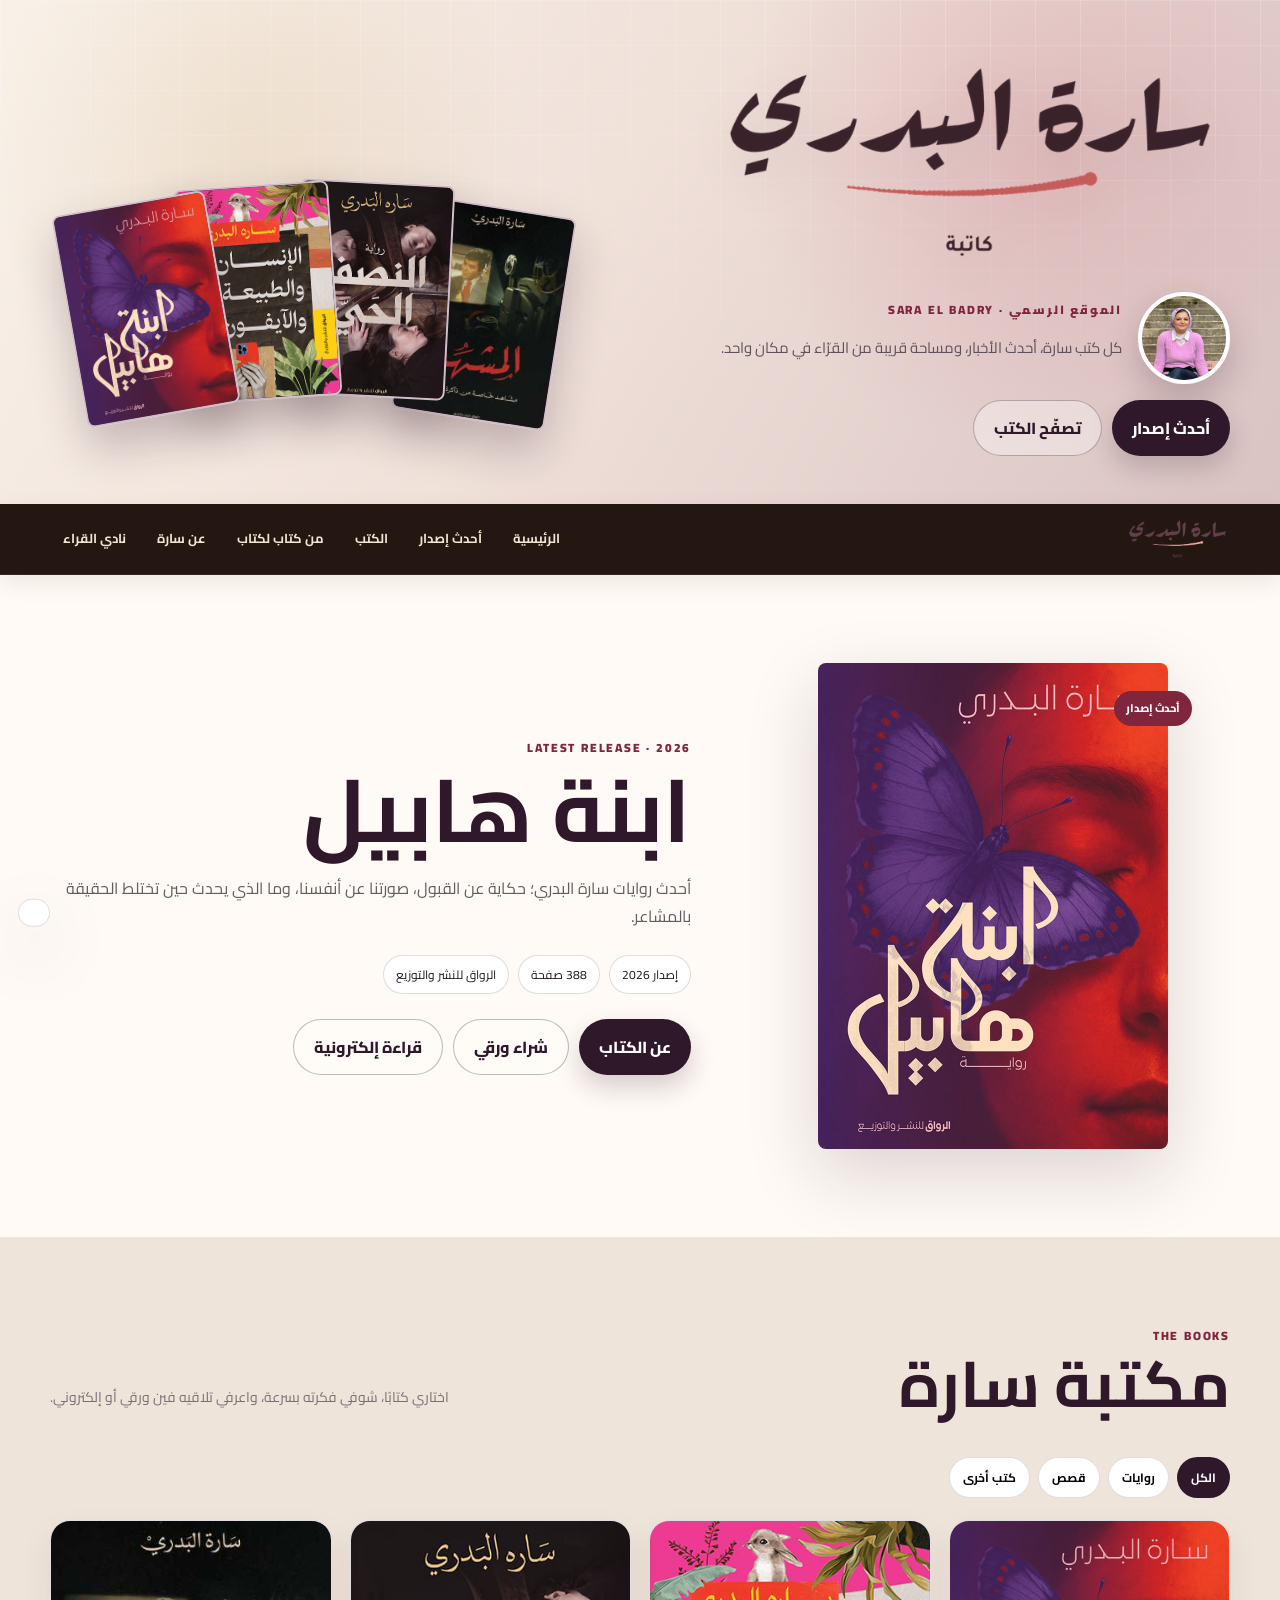
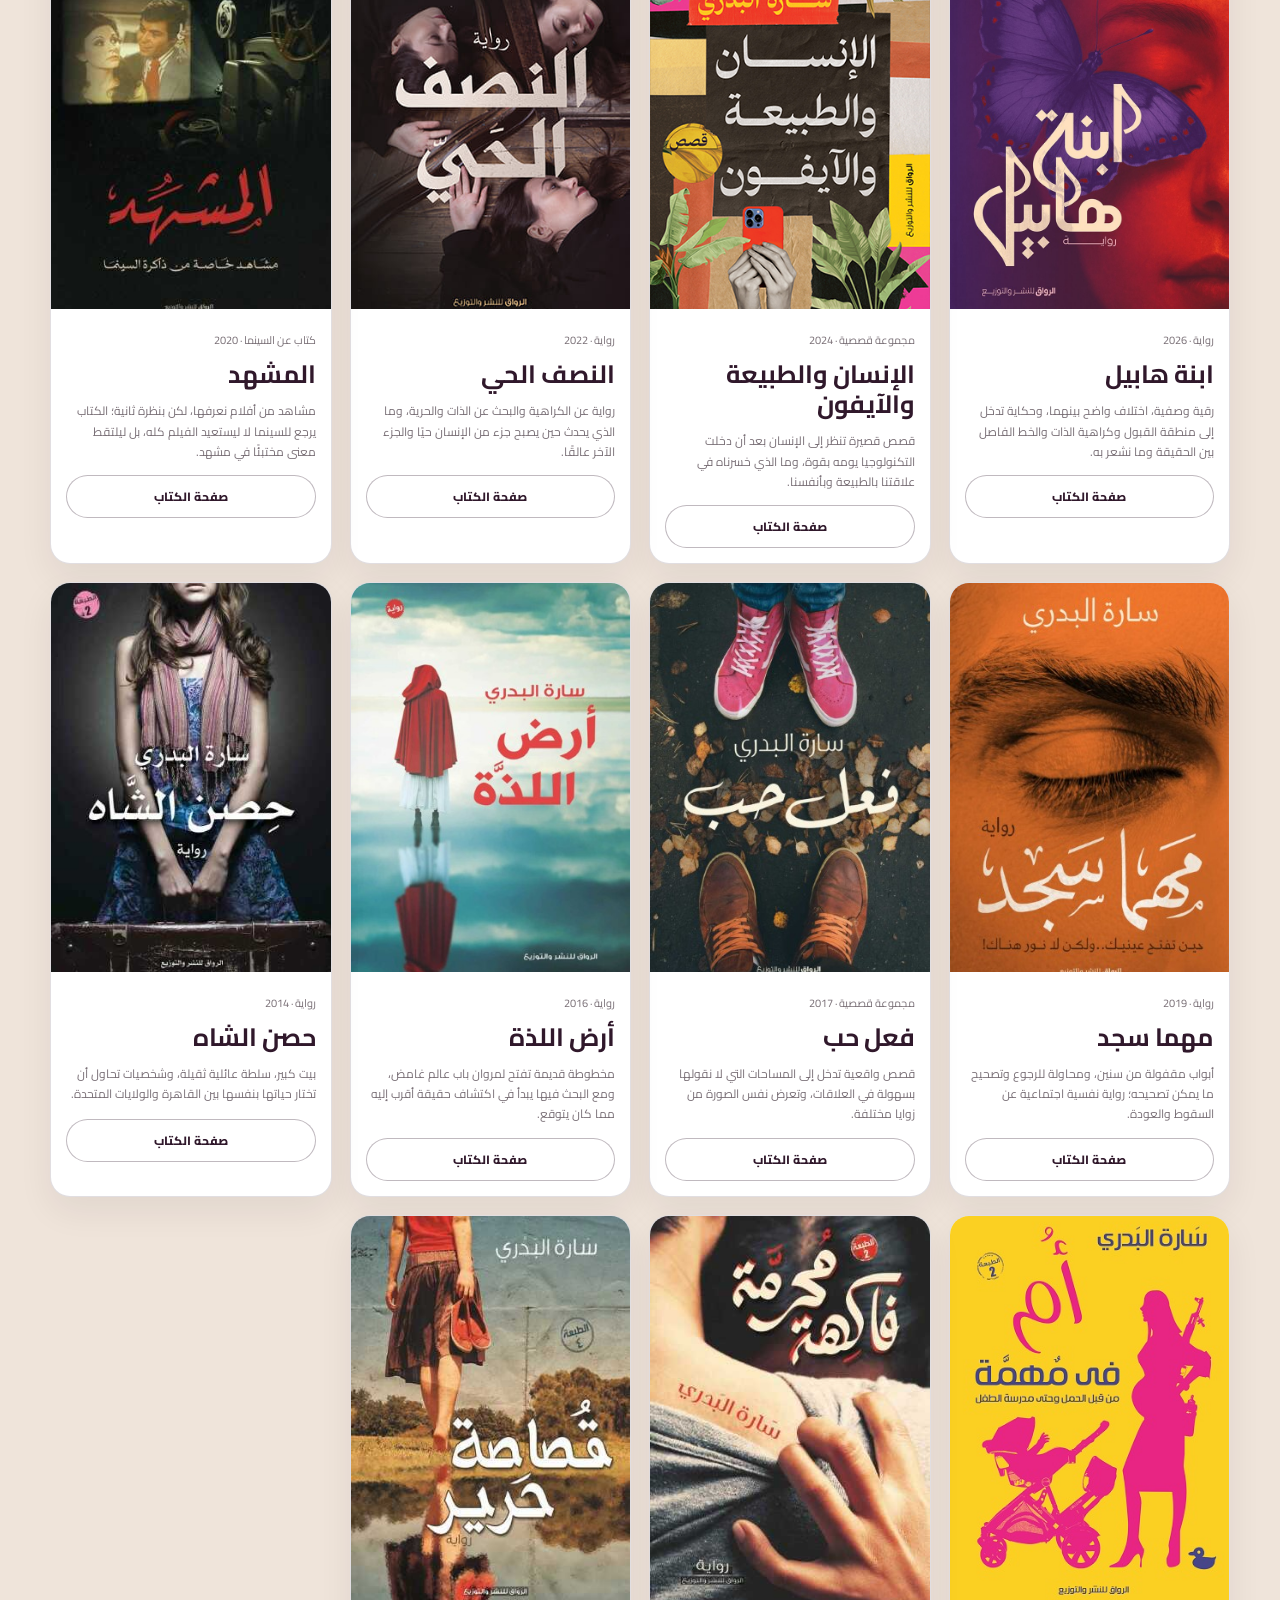
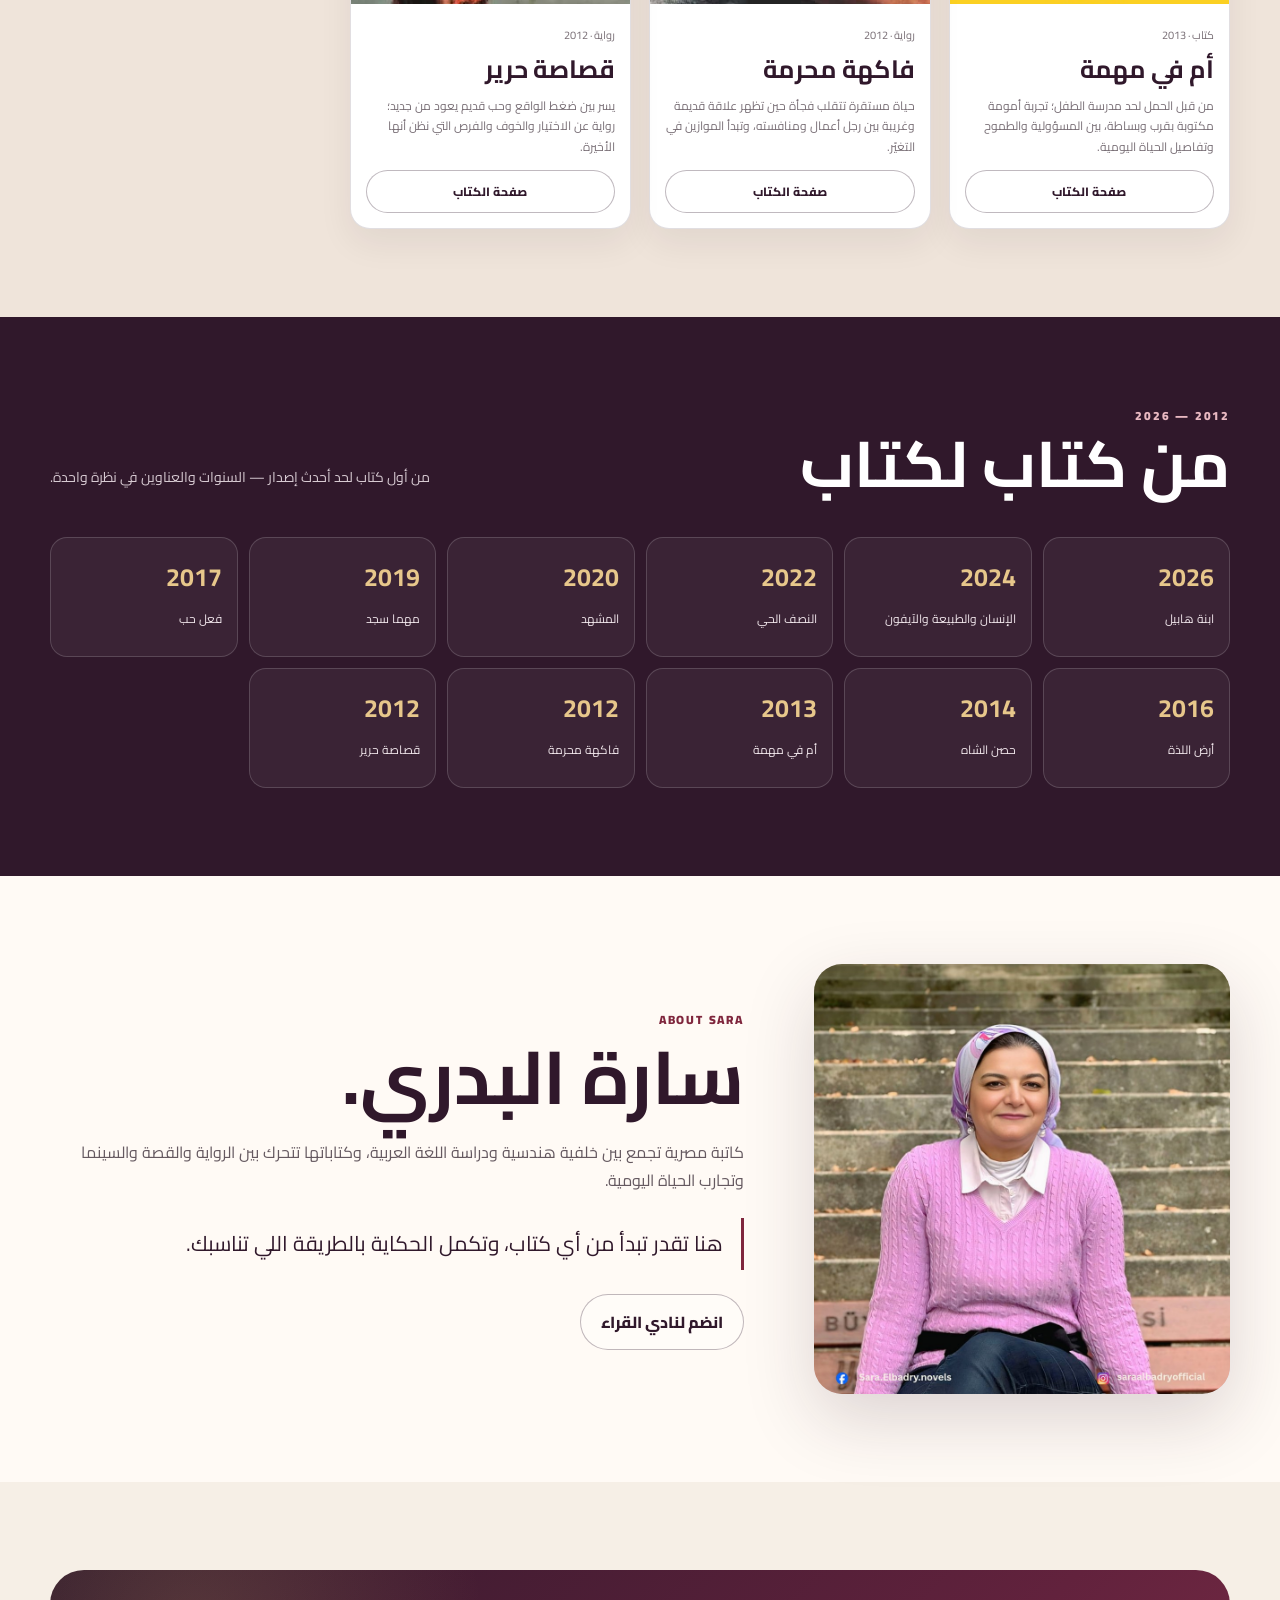
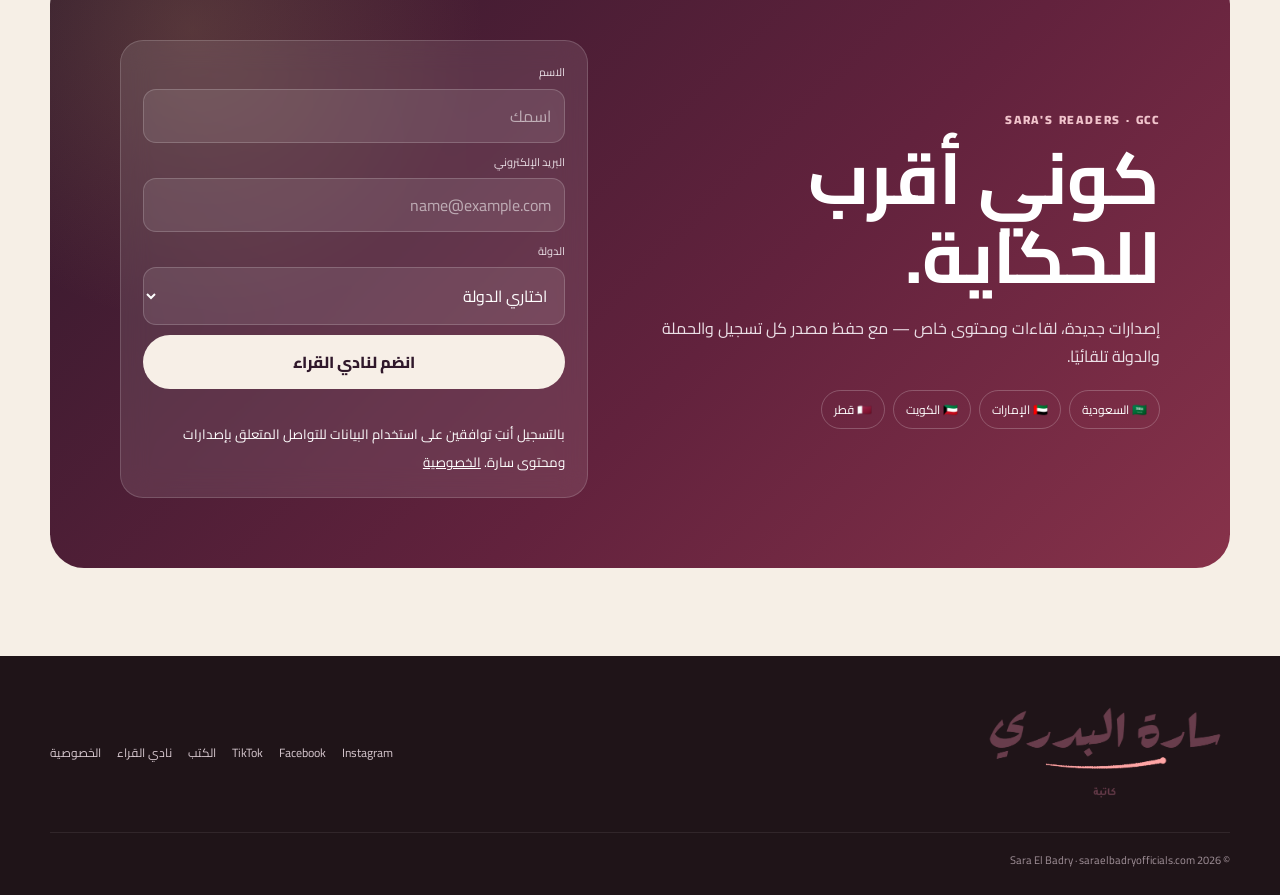
<file: index.html>
﻿<!doctype html>
<html lang="ar" dir="rtl">
<head>
<meta charset="utf-8">
<meta name="viewport" content="width=device-width,initial-scale=1">
<meta name="theme-color" content="#30182b">
<meta name="robots" content="index,follow,max-image-preview:large">
<meta name="description" content="الموقع الرسمي للكاتبة سارة البدري: روايات وكتب سارة البدري، أحدث إصدار «ابنة هابيل»، نبذات الكتب وروابط القراءة والشراء ونادي القراء.">
<link rel="canonical" href="https://saraelbadryofficials.com/">
<link rel="icon" href="assets/favicon.png" type="image/png">
<meta property="og:type" content="website">
<meta property="og:title" content="سارة البدري | الموقع الرسمي">
<meta property="og:description" content="روايات وكتب سارة البدري، أحدث إصدار «ابنة هابيل»، وروابط القراءة والشراء من الموقع الرسمي.">
<meta property="og:url" content="https://saraelbadryofficials.com/">
<meta property="og:site_name" content="Sara El Badry Official">
<meta property="og:image" content="https://saraelbadryofficials.com/assets/covers/ibnat-habil.jpg">
<meta name="twitter:card" content="summary_large_image">
<meta name="twitter:title" content="سارة البدري | الموقع الرسمي وروايات وكتب سارة البدري">
<meta name="twitter:description" content="روايات وكتب سارة البدري، أحدث إصدار «ابنة هابيل»، وروابط القراءة والشراء.">
<meta name="twitter:image" content="https://saraelbadryofficials.com/assets/covers/ibnat-habil.jpg">
<meta name="author" content="سارة البدري">
<link rel="alternate" hreflang="ar" href="https://saraelbadryofficials.com/">
<title>سارة البدري | الموقع الرسمي وروايات وكتب سارة البدري</title>
<script src="config.js"></script>
<link rel="preconnect" href="https://fonts.googleapis.com">
<link rel="preconnect" href="https://fonts.gstatic.com" crossorigin>
<link href="https://fonts.googleapis.com/css2?family=Cairo:wght@400;500;600;700;800;900&display=swap" rel="stylesheet">

<style>
:root{
 --ink:#20191f;--cream:#f6efe6;--cream2:#fffaf5;--plum:#30182b;--plum2:#54203d;
 --wine:#7f263d;--rose:#c33c52;--gold:#c9a768;--muted:#796f76;--line:rgba(48,24,43,.14);
 --shadow:0 25px 70px rgba(48,24,43,.17);--radius:26px;
}
*{box-sizing:border-box} html{scroll-behavior:smooth}
body{margin:0;background:var(--cream);color:var(--ink);font-family:'Cairo',Tahoma,Arial,sans-serif;line-height:1.75;overflow-x:hidden}
body.modal-open{overflow:hidden} a{color:inherit;text-decoration:none} button,input,select{font:inherit} button{cursor:pointer}
.container{width:min(1180px,calc(100% - 34px));margin:auto}
.skip{position:fixed;top:-60px;right:14px;z-index:999;background:#fff;padding:9px 14px;border-radius:10px} .skip:focus{top:12px}

/* MASTHEAD */
.masthead{position:relative;min-height:390px;display:flex;align-items:center;overflow:hidden;background:
 radial-gradient(circle at 82% 30%,rgba(195,60,82,.16),transparent 28%),
 radial-gradient(circle at 20% 30%,rgba(201,167,104,.16),transparent 25%),
 linear-gradient(120deg,#f9f1e8 0%,#f0e1d9 46%,#d9c3c3 100%);}
.masthead:after{content:"";position:absolute;inset:0;background-image:linear-gradient(90deg,rgba(255,255,255,.2) 1px,transparent 1px),linear-gradient(rgba(255,255,255,.16) 1px,transparent 1px);background-size:45px 45px;mask-image:linear-gradient(to bottom,black,transparent 85%);pointer-events:none}
.mast-grid{position:relative;z-index:2;display:grid;grid-template-columns:1.06fr .94fr;align-items:center;gap:38px;padding:48px 0}
.logo-lockup{display:flex;flex-direction:column;align-items:flex-start;gap:16px}
.main-logo{width:min(520px,92%);height:auto;display:block;filter:drop-shadow(0 12px 22px rgba(48,24,43,.08))}
.mast-kicker{color:var(--wine);font-size:12px;font-weight:900;letter-spacing:.15em}
.mast-copy{max-width:560px;color:#5f5159;font-size:15px}
.mast-author{display:flex;align-items:center;gap:16px}
.mast-photo{width:92px;height:92px;border-radius:50%;object-fit:cover;object-position:top;border:4px solid #fff;box-shadow:0 16px 34px rgba(48,24,43,.22);flex-shrink:0}
.mast-actions{display:flex;gap:10px;flex-wrap:wrap}
.btn{border:0;border-radius:999px;padding:13px 20px;font-weight:800;display:inline-flex;align-items:center;justify-content:center;gap:8px;transition:.2s}
.btn:hover{transform:translateY(-2px)} .primary{background:var(--plum);color:#fff;box-shadow:0 12px 26px rgba(48,24,43,.2)} .secondary{border:1px solid rgba(48,24,43,.3);background:rgba(255,255,255,.35);color:var(--plum)}
.cover-fan{height:290px;position:relative;direction:ltr}
.fan-cover{position:absolute;bottom:0;width:155px;aspect-ratio:.72;border-radius:8px;overflow:hidden;box-shadow:0 22px 45px rgba(48,24,43,.25);border:2px solid rgba(255,255,255,.7);background:#5b2946;cursor:pointer;transition:box-shadow .2s,filter .2s}
.fan-cover:hover{box-shadow:0 26px 52px rgba(48,24,43,.35);filter:brightness(1.05)}
.fan-cover img{width:100%;height:100%;object-fit:cover;display:block}
.fan-cover:nth-child(1){left:15px;transform:rotate(-10deg) translateY(20px)} .fan-cover:nth-child(2){left:130px;transform:rotate(-4deg) translateY(3px)} .fan-cover:nth-child(3){left:245px;transform:rotate(3deg)} .fan-cover:nth-child(4){left:360px;transform:rotate(9deg) translateY(24px)}

/* NAV */
.nav{position:sticky;top:0;z-index:50;background:#241610;color:#f7ead9;border-bottom:1px solid rgba(255,255,255,.08);box-shadow:0 8px 24px rgba(30,16,12,.08)}
.nav-inner{min-height:70px;display:flex;align-items:center;justify-content:space-between;gap:20px}
.nav-links{display:flex;align-items:center;gap:5px;flex-wrap:wrap}
.nav-links a{padding:11px 13px;border-radius:10px;font-size:13px;font-weight:700;color:#f2e5d4;transition:.2s}
.nav-links a:hover{background:rgba(255,255,255,.08);color:#fff}
.nav-brand{height:46px;width:auto;filter:brightness(1.8) saturate(.75)}
.menu-btn{display:none;border:0;background:transparent;color:white;font-size:24px}
.drawer{display:none;position:fixed;z-index:70;inset:70px 0 auto;background:#241610;padding:14px;border-top:1px solid rgba(255,255,255,.08)}
.drawer.open{display:grid;gap:8px} .drawer a{padding:12px 14px;background:rgba(255,255,255,.05);border-radius:10px;color:#fff}

/* SHARED */
section{padding:88px 0} .kicker{font-size:12px;color:var(--wine);font-weight:900;letter-spacing:.15em;text-transform:uppercase}
.section-head{display:flex;align-items:flex-end;justify-content:space-between;gap:24px;margin-bottom:34px}
.section-title{font:700 clamp(38px,5vw,68px)/1.05 'Cairo',Georgia,serif;color:var(--plum);margin:5px 0}
.section-desc{max-width:500px;color:var(--muted);font-size:14px}

/* LATEST */
.latest{background:var(--cream2)} .latest-grid{display:grid;grid-template-columns:.85fr 1.15fr;gap:65px;align-items:center}
.latest-cover{width:min(350px,100%);justify-self:center;position:relative;cursor:pointer}
.latest-cover img{width:100%;aspect-ratio:.72;object-fit:cover;border-radius:8px;display:block;background:#64324f;box-shadow:var(--shadow);transition:.25s}
.latest-cover:hover img{transform:translateY(-6px);box-shadow:0 30px 80px rgba(48,24,43,.25)}
.latest-cover:before{content:"أحدث إصدار";position:absolute;right:-24px;top:28px;background:var(--wine);color:#fff;padding:8px 12px;border-radius:99px;font-size:11px;font-weight:800;z-index:2}
.latest-copy h1{font:700 clamp(48px,7vw,88px)/1 'Cairo',Georgia,serif;color:var(--plum);margin:8px 0 20px}
.latest-copy p{color:#665b62;max-width:650px} .stats{display:flex;gap:9px;flex-wrap:wrap;margin:25px 0} .stat{border:1px solid var(--line);background:#fff;padding:8px 12px;border-radius:999px;font-size:12px}

/* BOOKS */
.books{background:#efe4da} .filters{display:flex;gap:8px;flex-wrap:wrap;margin-bottom:22px} .filter{border:1px solid var(--line);background:#fff;padding:9px 13px;border-radius:999px;font-weight:700;font-size:12px} .filter.active{background:var(--plum);color:#fff}
.book-grid{display:grid;grid-template-columns:repeat(4,1fr);gap:18px} .book-card{background:#fff;border:1px solid var(--line);border-radius:20px;overflow:hidden;box-shadow:0 14px 34px rgba(48,24,43,.07);transition:.22s;display:flex;flex-direction:column} .book-card:hover{transform:translateY(-6px)}
.book-img{aspect-ratio:.72;background:#64324f;overflow:hidden;cursor:pointer} .book-img img{width:100%;height:100%;object-fit:cover;display:block;transition:.25s} .book-img:hover img{transform:scale(1.05)}
.book-body{padding:15px} .book-body small{color:var(--muted);font-size:11px} .book-body h3{font:700 25px/1.2 'Cairo',Georgia,serif;color:var(--plum);margin:7px 0 12px} .book-body .btn{width:100%;padding:10px;font-size:12px}

/* JOURNEY */
.journey{background:var(--plum);color:#fff} .journey .kicker{color:#e8b8c1} .journey .section-title{color:#fff} .journey .section-desc{color:#d7cad2}
.timeline{display:grid;grid-template-columns:repeat(6,1fr);gap:11px} .time-item{border:1px solid rgba(255,255,255,.16);background:rgba(255,255,255,.05);border-radius:17px;padding:15px;min-height:120px} .time-item b{font:700 25px 'Cairo',Georgia,serif;color:#e7c78b} .time-item span{display:block;color:#f0e6eb;font-size:12px;margin-top:8px}

/* ABOUT */
.about{background:var(--cream2)} .about-panel{display:grid;grid-template-columns:.75fr 1.25fr;gap:70px;align-items:center}
.about-mark{min-height:430px;border-radius:28px;background:
 radial-gradient(circle at 50% 35%,rgba(195,60,82,.15),transparent 33%),
 linear-gradient(135deg,#efe0da,#d5bec8);display:grid;place-items:center;box-shadow:var(--shadow);overflow:hidden}
.about-mark img{width:100%;height:100%;object-fit:cover;object-position:top} .about-copy h2{font:700 clamp(44px,6vw,74px)/1.05 'Cairo',Georgia,serif;color:var(--plum);margin:9px 0 22px}
.about-copy p{color:#655960} .quote{border-right:3px solid var(--wine);padding:7px 18px 7px 0;margin:24px 0;font:400 21px/1.8 'Cairo',Georgia,serif;color:var(--plum)}

/* CLUB */
.club{background:var(--cream)} .club-card{border-radius:34px;background:radial-gradient(circle at 12% 10%,rgba(201,167,104,.2),transparent 25%),linear-gradient(135deg,#31192c,#62223d 58%,#87324a);color:#fff;padding:clamp(34px,6vw,70px)}
.club-layout{display:grid;grid-template-columns:1.05fr .95fr;gap:55px;align-items:center} .club h2{font:700 clamp(42px,6vw,72px)/1.1 'Cairo',Georgia,serif;margin:8px 0 18px} .club p{color:#ebdfe6}
.pills{display:flex;gap:8px;flex-wrap:wrap;margin-top:20px} .pill{border:1px solid rgba(255,255,255,.22);padding:8px 12px;border-radius:99px;font-size:12px}
.form{background:rgba(255,255,255,.1);backdrop-filter:blur(14px);border:1px solid rgba(255,255,255,.16);border-radius:23px;padding:22px} .form label{display:block;font-size:11px;color:#eadfe6;margin-bottom:6px} .form input,.form select{width:100%;border:1px solid rgba(255,255,255,.18);background:rgba(255,255,255,.09);color:#fff;border-radius:13px;padding:12px 13px;margin-bottom:10px;outline:none} .form input::placeholder{color:rgba(255,255,255,.55)} .form select option{color:#222} .form .btn{width:100%;background:#f7efe7;color:var(--plum)} .form-status{font-size:12px;min-height:22px;margin-top:8px} .honeypot{position:absolute;width:1px;height:1px;overflow:hidden;clip:rect(0,0,0,0);white-space:nowrap;border:0;padding:0;margin:-1px}

/* FOOTER */
footer{background:#1f1418;color:#eee1e6;padding:42px 0 24px} .footer-top{display:flex;align-items:center;justify-content:space-between;gap:24px} .footer-logo{width:250px;max-width:55%;filter:brightness(1.8)} .footer-links{display:flex;gap:16px;flex-wrap:wrap;font-size:12px;color:#d7c8cf} .copyright{font-size:11px;color:#9f8f97;margin-top:25px;border-top:1px solid rgba(255,255,255,.08);padding-top:18px}

/* MODAL */
.modal{display:none;position:fixed;z-index:100;inset:0;background:rgba(20,10,17,.72);padding:18px;align-items:center;justify-content:center} .modal.open{display:flex} .modal-card{width:min(920px,100%);max-height:90vh;overflow:auto;background:var(--cream2);border-radius:24px;box-shadow:0 40px 100px rgba(0,0,0,.35)} .modal-close{position:sticky;top:12px;float:left;margin:12px;border:0;width:39px;height:39px;border-radius:50%;background:var(--plum);color:#fff;z-index:2} .modal-content{display:grid;grid-template-columns:310px 1fr;gap:34px;padding:30px} .modal-cover{aspect-ratio:.72;border-radius:9px;overflow:hidden;background:#6a3152} .modal-cover img{width:100%;height:100%;object-fit:cover} .modal-content h2{font:700 44px/1.1 'Cairo',Georgia,serif;color:var(--plum);margin:10px 0} .modal-meta{color:var(--muted);font-size:12px} .buy-links{display:flex;gap:8px;flex-wrap:wrap;margin-top:20px}
.toast{position:fixed;left:18px;bottom:18px;z-index:120;background:#fff;color:var(--plum);border:1px solid var(--line);box-shadow:var(--shadow);border-radius:14px;padding:13px 15px;transform:translateY(160%);transition:.3s;max-width:330px;font-size:12px} .toast.show{transform:translateY(0)}

@media(max-width:1000px){
 .mast-grid,.latest-grid,.about-panel,.club-layout{grid-template-columns:1fr} .cover-fan{max-width:540px;margin:auto;width:100%}
 .book-grid{grid-template-columns:repeat(2,1fr)} .timeline{grid-template-columns:repeat(3,1fr)} .section-head{align-items:flex-start;flex-direction:column}
 .nav-links{display:none} .menu-btn{display:block} .modal-content{grid-template-columns:240px 1fr}
}
@media(max-width:620px){
 .container{width:min(100% - 24px,1180px)} .masthead{min-height:520px} .mast-grid{padding:34px 0} .main-logo{width:92%} .cover-fan{height:225px;transform:scale(.83);transform-origin:center}
 .mast-photo{width:68px;height:68px} .mast-author{gap:12px}
 .fan-cover{width:135px} .fan-cover:nth-child(2){left:105px} .fan-cover:nth-child(3){left:210px} .fan-cover:nth-child(4){left:315px}
 .nav-inner{min-height:62px} .nav-brand{height:38px} section{padding:64px 0} .book-grid{grid-template-columns:1fr 1fr;gap:10px} .book-body{padding:12px} .book-body h3{font-size:20px}
 .timeline{grid-template-columns:repeat(2,1fr)} .about-mark{min-height:310px} .club-card{padding:28px 18px;border-radius:24px} .footer-top{flex-direction:column;align-items:flex-start}
 .modal{padding:8px} .modal-content{grid-template-columns:1fr;padding:20px} .modal-cover{width:210px;margin:auto} .modal-content h2{font-size:34px}
}
@media(prefers-reduced-motion:reduce){*{scroll-behavior:auto!important;transition:none!important;animation:none!important}}

.book-body .mini-blurb{color:var(--muted);font-size:12px;line-height:1.7;margin:0 0 13px;min-height:42px}
.book-meta-row{display:flex;gap:7px;flex-wrap:wrap;margin:14px 0 8px}
.meta-chip{font-size:11px;padding:7px 9px;border-radius:999px;background:#fff;border:1px solid var(--line);color:var(--muted)}
.book-blurb{font-size:15px;line-height:1.95;color:#4d4249;margin:15px 0 4px}
.where-title{font-size:13px;font-weight:900;color:var(--plum);margin-top:20px;margin-bottom:8px}
.buy-links .btn{font-size:11px;padding:9px 12px}
.buy-links .btn.read{background:#fff;color:var(--plum);border:1px solid var(--line)}
.buy-links .btn.alt{background:#efe4da;color:var(--plum);border:1px solid #dbcbbd}
.availability-note{font-size:11px;color:var(--muted);line-height:1.7;margin-top:10px}
.source-note{font-size:10px;color:#8b7c85;margin-top:14px}

</style>
</head>
<body>
<a class="skip" href="#main">تخطّي إلى المحتوى</a>

<header class="masthead" id="top">
 <div class="container mast-grid">
   <div class="logo-lockup">
     <img class="main-logo" src="assets/logo.png" alt="سارة البدري - كاتبة">
     <div class="mast-author">
       <img class="mast-photo" src="assets/sara-author.jpg" alt="سارة البدري">
       <div>
         <div class="mast-kicker">الموقع الرسمي · SARA EL BADRY</div>
         <p class="mast-copy">كل كتب سارة، أحدث الأخبار، ومساحة قريبة من القرّاء في مكان واحد.</p>
       </div>
     </div>
     <div class="mast-actions">
       <a class="btn primary track" data-event="mast_latest_click" href="#latest">أحدث إصدار</a>
       <a class="btn secondary track" data-event="mast_books_click" href="#books">تصفّح الكتب</a>
     </div>
   </div>
   <div class="cover-fan" id="coverFan" aria-label="مختارات من كتب سارة البدري"></div>
 </div>
</header>

<nav class="nav" aria-label="التنقل الرئيسي">
 <div class="container nav-inner">
   <img class="nav-brand" src="assets/logo.png" alt="سارة البدري">
   <div class="nav-links">
     <a href="#top">الرئيسية</a><a href="#latest">أحدث إصدار</a><a href="#books">الكتب</a><a href="#journey">من كتاب لكتاب</a><a href="#about">عن سارة</a><a href="#club">نادي القراء</a>
   </div>
   <button id="menuBtn" class="menu-btn" aria-expanded="false" aria-label="فتح القائمة">☰</button>
 </div>
</nav>
<div id="drawer" class="drawer">
 <a href="#top">الرئيسية</a><a href="#latest">أحدث إصدار</a><a href="#books">الكتب</a><a href="#journey">من كتاب لكتاب</a><a href="#about">عن سارة</a><a href="#club">نادي القراء</a>
</div>

<main id="main">
<section class="latest" id="latest">
 <div class="container latest-grid">
   <div class="latest-cover" onclick="openBook('ibnat-habil')" role="button" tabindex="0" onkeydown="if(event.key==='Enter')openBook('ibnat-habil')"><img id="latestCover" src="assets/covers/ibnat-habil.jpg" alt="غلاف ابنة هابيل"></div>
   <div class="latest-copy">
     <div class="kicker">LATEST RELEASE · 2026</div>
     <h1>ابنة هابيل</h1>
     <p>أحدث روايات سارة البدري؛ حكاية عن القبول، صورتنا عن أنفسنا، وما الذي يحدث حين تختلط الحقيقة بالمشاعر.</p>
     <div class="stats"><span class="stat">إصدار 2026</span><span class="stat">388 صفحة</span><span class="stat">الرواق للنشر والتوزيع</span></div>
     <div class="mast-actions">
       <a class="btn primary" href="books/ibnat-habil/" onclick="track('seo_book_page_click',{book_id:'ibnat-habil',book_name:'ابنة هابيل'})">عن الكتاب</a>
       <a class="btn secondary" href="https://alrewaqpublishing.com/product/%D8%A7%D8%A8%D9%86%D8%A9-%D9%87%D8%A7%D8%A8%D9%8A%D9%84/" target="_blank" rel="noopener" onclick="track('click_buy',{book_id:'ibnat-habil',book_name:'ابنة هابيل',channel:'الرواق'})">شراء ورقي</a>
       <a class="btn secondary" href="https://www.abjjad.com/book/1034086383618/%D8%A7%D8%A8%D9%86%D8%A9-%D9%87%D8%A7%D8%A8%D9%8A%D9%84/1033785737218" target="_blank" rel="noopener" onclick="track('click_buy',{book_id:'ibnat-habil',book_name:'ابنة هابيل',channel:'أبجد'})">قراءة إلكترونية</a>
     </div>
   </div>
 </div>
</section>

<section class="books" id="books">
 <div class="container">
   <div class="section-head">
     <div><div class="kicker">THE BOOKS</div><h2 class="section-title">مكتبة سارة</h2></div>
     <p class="section-desc">اختاري كتابًا، شوفي فكرته بسرعة، واعرفي تلاقيه فين ورقي أو إلكتروني.</p>
   </div>
   <div class="filters">
     <button class="filter active" data-filter="all">الكل</button>
     <button class="filter" data-filter="novel">روايات</button>
     <button class="filter" data-filter="stories">قصص</button>
     <button class="filter" data-filter="other">كتب أخرى</button>
   </div>
   <div class="book-grid" id="bookGrid"></div>
 </div>
</section>

<section class="journey" id="journey">
 <div class="container">
   <div class="section-head">
     <div><div class="kicker">2012 — 2026</div><h2 class="section-title">من كتاب لكتاب</h2></div>
     <p class="section-desc">من أول كتاب لحد أحدث إصدار — السنوات والعناوين في نظرة واحدة.</p>
   </div>
   <div class="timeline" id="timeline"></div>
 </div>
</section>

<section class="about" id="about">
 <div class="container about-panel">
   <div class="about-mark"><img src="assets/sara-author.jpg" alt="سارة البدري - كاتبة" loading="lazy"></div>
   <div class="about-copy">
     <div class="kicker">ABOUT SARA</div>
     <h2>سارة البدري.</h2>
     <p>كاتبة مصرية تجمع بين خلفية هندسية ودراسة اللغة العربية، وكتاباتها تتحرك بين الرواية والقصة والسينما وتجارب الحياة اليومية.</p>
     <div class="quote">هنا تقدر تبدأ من أي كتاب، وتكمل الحكاية بالطريقة اللي تناسبك.</div>
     <a class="btn secondary" href="#club">انضم لنادي القراء</a>
   </div>
 </div>
</section>

<section class="club" id="club">
 <div class="container">
   <div class="club-card">
     <div class="club-layout">
       <div>
         <div class="kicker" style="color:#f0c3cb">SARA'S READERS · GCC</div>
         <h2>كوني أقرب<br>للحكاية.</h2>
         <p>إصدارات جديدة، لقاءات ومحتوى خاص — مع حفظ مصدر كل تسجيل والحملة والدولة تلقائيًا.</p>
         <div class="pills"><span class="pill">🇸🇦 السعودية</span><span class="pill">🇦🇪 الإمارات</span><span class="pill">🇰🇼 الكويت</span><span class="pill">🇶🇦 قطر</span></div>
       </div>
       <form class="form" id="readerForm">
         <label for="name">الاسم</label><input id="name" name="name" required placeholder="اسمك">
         <label for="email">البريد الإلكتروني</label><input id="email" type="email" name="email" required placeholder="name@example.com">
         <label for="country">الدولة</label>
         <select id="country" name="country" required>
           <option value="">اختاري الدولة</option><option>السعودية</option><option>الإمارات</option><option>الكويت</option><option>قطر</option><option>مصر</option><option>أخرى</option>
         </select>
         <input class="honeypot" name="website" tabindex="-1" autocomplete="off">
         <button class="btn" type="submit">انضم لنادي القراء</button>
         <div class="form-status" id="formStatus" aria-live="polite"></div>
         <small>بالتسجيل أنتِ توافقين على استخدام البيانات للتواصل المتعلق بإصدارات ومحتوى سارة. <a href="privacy.html" style="text-decoration:underline">الخصوصية</a></small>
       </form>
     </div>
   </div>
 </div>
</section>
</main>

<footer>
 <div class="container">
   <div class="footer-top">
     <img class="footer-logo" src="assets/logo.png" alt="سارة البدري">
     <div class="footer-links">
       <a id="igLink" target="_blank" rel="noopener">Instagram</a>
       <a id="fbLink" target="_blank" rel="noopener">Facebook</a>
       <a id="ttLink" target="_blank" rel="noopener">TikTok</a>
       <a href="#books">الكتب</a><a href="#club">نادي القراء</a><a href="privacy.html">الخصوصية</a>
     </div>
   </div>
   <div class="copyright">© 2026 Sara El Badry · saraelbadryofficials.com</div>
 </div>
</footer>

<div class="modal" id="bookModal" role="dialog" aria-modal="true" aria-hidden="true" aria-labelledby="modalTitle">
 <div class="modal-card">
   <button class="modal-close" id="modalClose" aria-label="إغلاق">×</button>
   <div class="modal-content" id="modalContent"></div>
 </div>
</div>
<div class="toast" id="toast"></div>

<script>
const CFG = window.SARA_CONFIG || {};
const books = [{"id":"ibnat-habil","title":"ابنة هابيل","year":2026,"type":"novel","typeLabel":"رواية","pages":388,"isbn":"9789778243314","publisher":"الرواق للنشر والتوزيع","local":"assets/covers/ibnat-habil.jpg","remote":"https://d11v1jq8owgw3u.cloudfront.net/wp-content/uploads/2026/02/07010913/%D8%A7%D8%A8%D9%86%D8%A9-%D9%87%D8%A7%D8%A8%D9%8A%D9%842-.png","blurb":"رقية وصفية، اختلاف واضح بينهما، وحكاية تدخل إلى منطقة القبول وكراهية الذات والخط الفاصل بين الحقيقة وما نشعر به.","links":[{"label":"الرواق · شراء ورقي","url":"https://alrewaqpublishing.com/product/%D8%A7%D8%A8%D9%86%D8%A9-%D9%87%D8%A7%D8%A8%D9%8A%D9%84/","kind":"paper"},{"label":"أبجد · قراءة إلكترونية","url":"https://www.abjjad.com/book/1034086383618/%D8%A7%D8%A8%D9%86%D8%A9-%D9%87%D8%A7%D8%A8%D9%8A%D9%84/1033785737218","kind":"read"},{"label":"بيت الكتب · متاح","url":"https://www.thebookhome.com/product/index/79127/%D8%A7%D8%A8%D9%86%D8%A9-%D9%87%D8%A7%D8%A8%D9%8A%D9%84","kind":"alt"},{"label":"نيل وفرات · ورقي","url":"https://www.neelwafurat.com/itempage.aspx?id=egb320247-5341404&search=books","kind":"alt"}]},{"id":"insan-tabia-iphone","title":"الإنسان والطبيعة والآيفون","year":2024,"type":"stories","typeLabel":"مجموعة قصصية","pages":178,"isbn":"9789778241853","publisher":"الرواق للنشر والتوزيع","local":"assets/covers/insan-tabia-iphone.jpg","remote":"https://d11v1jq8owgw3u.cloudfront.net/wp-content/uploads/2024/01/25234011/20.jpg","blurb":"قصص قصيرة تنظر إلى الإنسان بعد أن دخلت التكنولوجيا يومه بقوة، وما الذي خسرناه في علاقتنا بالطبيعة وبأنفسنا.","links":[{"label":"الرواق · شراء ورقي","url":"https://alrewaqpublishing.com/product/%D8%A7%D9%84%D8%A7%D9%86%D8%B3%D8%A7%D9%86-%D9%88%D8%A7%D9%84%D8%B7%D8%A8%D9%8A%D8%B9%D8%A9-%D9%88%D8%A7%D9%84%D8%A7%D9%8A%D9%81%D9%88%D9%86/","kind":"paper"},{"label":"أبجد · قراءة إلكترونية","url":"https://www.abjjad.com/book/2809528323/%D8%A7%D9%84%D8%A7%D9%86%D8%B3%D8%A7%D9%86-%D9%88%D8%A7%D9%84%D8%B7%D8%A8%D9%8A%D8%B9%D8%A9-%D9%88%D8%A7%D9%84%D8%A7%D9%8A%D9%81%D9%88%D9%86/2810576899","kind":"read"},{"label":"بيت الكتب · تنبيه عند التوفر","url":"https://www.thebookhome.com/product/index/64952/%D8%A7%D9%84%D8%A5%D9%86%D8%B3%D8%A7%D9%86-%D9%88%D8%A7%D9%84%D8%B7%D8%A8%D9%8A%D8%B9%D8%A9-%D9%88%D8%A7%D9%84%D8%A2%D9%8A%D9%81%D9%88%D9%86","kind":"alt"},{"label":"نيل وفرات · ورقي","url":"https://www.neelwafurat.com/itempage.aspx?id=egb295514-5314954&search=books","kind":"alt"}]},{"id":"nesf-hay","title":"النصف الحي","year":2022,"type":"novel","typeLabel":"رواية","pages":211,"isbn":"9789778241341","publisher":"الرواق للنشر والتوزيع","local":"assets/covers/nesf-hay.jpg","remote":"https://d11v1jq8owgw3u.cloudfront.net/wp-content/uploads/2022/01/09023737/elnesf.jpg","blurb":"رواية عن الكراهية والبحث عن الذات والحرية، وما الذي يحدث حين يصبح جزء من الإنسان حيًا والجزء الآخر عالقًا.","links":[{"label":"الرواق · شراء ورقي","url":"https://alrewaqpublishing.com/product/%D8%A7%D9%84%D9%86%D8%B5%D9%81-%D8%A7%D9%84%D8%AD%D9%8A/","kind":"paper"},{"label":"أبجد · قراءة إلكترونية","url":"https://www.abjjad.com/book/2774007815/%D8%A7%D9%84%D9%86%D8%B5%D9%81-%D8%A7%D9%84%D8%AD%D9%8A/2775056391","kind":"read"},{"label":"بيت الكتب · متاح","url":"https://www.thebookhome.com/product/index/52718/%D8%A7%D9%84%D9%86%D8%B5%D9%81-%D8%A7%D9%84%D8%AD%D9%89","kind":"alt"}]},{"id":"al-mashhad","title":"المشهد","year":2020,"type":"other","typeLabel":"كتاب عن السينما","pages":245,"isbn":"9789778240801","publisher":"الرواق للنشر والتوزيع","local":"assets/covers/al-mashhad.jpg","remote":"https://d11v1jq8owgw3u.cloudfront.net/wp-content/uploads/2020/02/09024756/alrewaq-40_optimized.jpg","blurb":"مشاهد من أفلام نعرفها، لكن بنظرة ثانية؛ الكتاب يرجع للسينما لا ليستعيد الفيلم كله، بل ليلتقط معنى مختبئًا في مشهد.","links":[{"label":"الرواق · شراء ورقي","url":"https://alrewaqpublishing.com/product/%D8%A7%D9%84%D9%85%D8%B4%D9%87%D8%AF/","kind":"paper"},{"label":"أبجد · قراءة إلكترونية","url":"https://www.abjjad.com/book/2771746819/%D8%A7%D9%84%D9%85%D8%B4%D9%87%D8%AF-%D9%85%D8%B4%D8%A7%D9%87%D8%AF-%D8%AE%D8%A7%D8%B5%D8%A9-%D9%85%D9%86-%D8%B0%D8%A7%D9%83%D8%B1%D8%A9-%D8%A7%D9%84%D8%B3%D9%8A%D9%86%D9%85%D8%A7/2772795395","kind":"read"},{"label":"بيت الكتب · متاح","url":"https://www.thebookhome.com/product/index/39706/%D8%A7%D9%84%D9%85%D8%B4%D9%87%D8%AF-%D9%85%D8%B4%D8%A7%D9%87%D8%AF-%D8%AE%D8%A7%D8%B5%D8%A9-%D9%85%D9%86-%D8%B0%D8%A7%D9%83%D8%B1%D8%A9-%D8%A7%D9%84%D8%B3%D9%8A%D9%86%D9%85%D8%A7","kind":"alt"}]},{"id":"mahma-sajad","title":"مهما سجد","year":2019,"type":"novel","typeLabel":"رواية","pages":271,"isbn":"9789778240504","publisher":"الرواق للنشر والتوزيع","local":"assets/covers/mahma-sajad.jpg","remote":"https://d11v1jq8owgw3u.cloudfront.net/wp-content/uploads/2019/01/09024408/alrewaq-158.jpg","blurb":"أبواب مقفولة من سنين، ومحاولة للرجوع وتصحيح ما يمكن تصحيحه؛ رواية نفسية اجتماعية عن السقوط والعودة.","links":[{"label":"الرواق · شراء ورقي","url":"https://alrewaqpublishing.com/product/%D9%85%D9%87%D9%85%D8%A7-%D8%B3%D8%AC%D8%AF/","kind":"paper"},{"label":"أبجد · قراءة إلكترونية","url":"https://www.abjjad.com/book/2772303873/%D9%85%D9%87%D9%85%D8%A7-%D8%B3%D8%AC%D8%AF/2773352449","kind":"read"},{"label":"بيت الكتب · متاح","url":"https://www.thebookhome.com/product/index/32897/%D9%85%D9%87%D9%85%D8%A7-%D8%B3%D8%AC%D8%AF","kind":"alt"}]},{"id":"feal-hob","title":"فعل حب","year":2017,"type":"stories","typeLabel":"مجموعة قصصية","pages":125,"isbn":"9789775153913","publisher":"الرواق للنشر والتوزيع","local":"assets/covers/feal-hob.jpg","remote":"https://d11v1jq8owgw3u.cloudfront.net/wp-content/uploads/2017/02/09024259/alrewaq-129.jpg","blurb":"قصص واقعية تدخل إلى المساحات التي لا نقولها بسهولة في العلاقات، وتعرض نفس الصورة من زوايا مختلفة.","links":[{"label":"الرواق · شراء ورقي","url":"https://alrewaqpublishing.com/product/%D9%81%D8%B9%D9%84-%D8%AD%D8%A8/","kind":"paper"},{"label":"أبجد · قراءة إلكترونية","url":"https://www.abjjad.com/book/2768666632/%D9%81%D8%B9%D9%84-%D8%AD%D8%A8/2769715208","kind":"read"}]},{"id":"ard-allaza","title":"أرض اللذة","year":2016,"type":"novel","typeLabel":"رواية","pages":339,"isbn":"9789775153791","publisher":"الرواق للنشر والتوزيع","local":"assets/covers/ard-allaza.jpg","remote":"https://d11v1jq8owgw3u.cloudfront.net/wp-content/uploads/2016/01/09024256/alrewaq-13.jpg","blurb":"مخطوطة قديمة تفتح لمروان باب عالم غامض، ومع البحث فيها يبدأ في اكتشاف حقيقة أقرب إليه مما كان يتوقع.","links":[{"label":"الرواق · شراء ورقي","url":"https://alrewaqpublishing.com/product/%D8%A7%D8%B1%D8%B6-%D8%A7%D9%84%D9%84%D8%B0%D8%A9/","kind":"paper"},{"label":"أبجد · قراءة إلكترونية","url":"https://www.abjjad.com/book/2768764944/%D8%A7%D8%B1%D8%B6-%D8%A7%D9%84%D9%84%D8%B0%D8%A9/2769813520","kind":"read"},{"label":"بيت الكتب · متاح","url":"https://www.thebookhome.com/product/index/20121/%D8%A7%D8%B1%D8%B6-%D8%A7%D9%84%D9%84%D8%B0%D8%A9","kind":"alt"}]},{"id":"hosn-alshah","title":"حصن الشاه","year":2014,"type":"novel","typeLabel":"رواية","pages":399,"isbn":"9789775153524","publisher":"الرواق للنشر والتوزيع","local":"assets/covers/hosn-alshah.jpg","remote":"https://d11v1jq8owgw3u.cloudfront.net/wp-content/uploads/2014/01/09024803/alrewaq-72_optimized.jpg","blurb":"بيت كبير، سلطة عائلية ثقيلة، وشخصيات تحاول أن تختار حياتها بنفسها بين القاهرة والولايات المتحدة.","links":[{"label":"الرواق · شراء ورقي","url":"https://alrewaqpublishing.com/product/%D8%AD%D8%B5%D9%86-%D8%A7%D9%84%D8%B4%D8%A7%D8%A9/","kind":"paper"},{"label":"أبجد · قراءة إلكترونية","url":"https://www.abjjad.com/book/2771845122/%D8%AD%D8%B5%D9%86-%D8%A7%D9%84%D8%B4%D8%A7%D9%87/2772893698","kind":"read"},{"label":"بيت الكتب · تنبيه عند التوفر","url":"https://www.thebookhome.com/product/index/12791/%D8%AD%D8%B5%D9%86-%D8%A7%D9%84%D8%B4%D8%A7%D9%87","kind":"alt"}]},{"id":"om-fi-mohemma","title":"أم في مهمة","year":2013,"type":"other","typeLabel":"كتاب","pages":243,"isbn":"9789775123272","publisher":"الرواق للنشر والتوزيع","local":"assets/covers/om-fi-mohemma.jpg","remote":"https://d11v1jq8owgw3u.cloudfront.net/wp-content/uploads/2013/01/09024125/om.jpg","blurb":"من قبل الحمل لحد مدرسة الطفل؛ تجربة أمومة مكتوبة بقرب وبساطة، بين المسؤولية والطموح وتفاصيل الحياة اليومية.","links":[{"label":"أبجد · قراءة إلكترونية","url":"https://www.abjjad.com/book/2768666625/%D8%A7%D9%85-%D9%81%D9%8A-%D9%85%D9%87%D9%85%D8%A9-%D9%85%D9%86-%D9%82%D8%A8%D9%84-%D8%A7%D9%84%D8%AD%D9%85%D9%84-%D9%88%D8%AD%D8%AA%D9%89-%D9%85%D8%AF%D8%B1%D8%B3%D8%A9-%D8%A7%D9%84%D8%B7%D9%81%D9%84/2769715201","kind":"read"},{"label":"نيل وفرات · ورقي","url":"https://www.neelwafurat.com/itempage.aspx?id=egb186589-5199531&search=books","kind":"alt"},{"label":"الرواق · صفحة كتب سارة","url":"https://alrewaqpublishing.com/product-tag/%D8%B3%D8%A7%D8%B1%D8%A9-%D8%A7%D9%84%D8%A8%D8%AF%D8%B1%D9%8A/","kind":"alt"}]},{"id":"fakiha-moharrama","title":"فاكهة محرمة","year":2012,"type":"novel","typeLabel":"رواية","pages":328,"isbn":"9789775153210","publisher":"الرواق للنشر والتوزيع","local":"assets/covers/fakiha-moharrama.jpg","remote":"https://d11v1jq8owgw3u.cloudfront.net/wp-content/uploads/2012/01/09024825/alrewaq-124_optimized.jpg","blurb":"حياة مستقرة تتقلب فجأة حين تظهر علاقة قديمة وغريبة بين رجل أعمال ومنافسته، وتبدأ الموازين في التغيّر.","links":[{"label":"أبجد · قراءة إلكترونية","url":"https://www.abjjad.com/book/2768732168/%D9%81%D8%A7%D9%83%D9%87%D8%A9-%D9%85%D8%AD%D8%B1%D9%85%D8%A9/2769780744","kind":"read"},{"label":"بيت الكتب · تنبيه عند التوفر","url":"https://www.thebookhome.com/product/index/10620/%D9%81%D8%A7%D9%83%D9%87%D9%87-%D9%85%D8%AD%D8%B1%D9%85%D8%A9","kind":"alt"},{"label":"الرواق · صفحة كتب سارة","url":"https://alrewaqpublishing.com/product-tag/%D8%B3%D8%A7%D8%B1%D8%A9-%D8%A7%D9%84%D8%A8%D8%AF%D8%B1%D9%8A/","kind":"alt"}]},{"id":"qosasat-harir","title":"قصاصة حرير","year":2012,"type":"novel","typeLabel":"رواية","pages":279,"isbn":"9789775153173","publisher":"الرواق للنشر والتوزيع","local":"assets/covers/qosasat-harir.jpg","remote":"https://d11v1jq8owgw3u.cloudfront.net/wp-content/uploads/2012/01/09024809/alrewaq-132_optimized.jpg","blurb":"يسر بين ضغط الواقع وحب قديم يعود من جديد؛ رواية عن الاختيار والخوف والفرص التي نظن أنها الأخيرة.","links":[{"label":"الرواق · شراء ورقي","url":"https://alrewaqpublishing.com/product/%D9%82%D8%B5%D8%A7%D8%B5%D8%A9-%D8%AD%D8%B1%D9%8A%D8%B1/","kind":"paper"},{"label":"أبجد · قراءة إلكترونية","url":"https://www.abjjad.com/book/2170946946/%D9%82%D8%B5%D8%A7%D8%B5%D8%A9-%D8%AD%D8%B1%D9%8A%D8%B1/2171143555","kind":"read"},{"label":"بيت الكتب · متاح","url":"https://www.thebookhome.com/product/index/10621/%D9%82%D8%B5%D8%A7%D8%B5%D8%A9-%D8%AD%D8%B1%D9%8A%D8%B1","kind":"alt"},{"label":"نيل وفرات · ورقي","url":"https://www.neelwafurat.com/itempage.aspx?id=egb181778-5194540&search=books","kind":"alt"}]}];

function coverFallback(book){return `assets/covers/${book.id}-fallback.svg`}
function setSmartImage(img,book){
  const candidates=[book.local,book.remote,coverFallback(book)].filter(Boolean);
  let i=0;
  const loadNext=()=>{
    if(i>=candidates.length){img.onerror=null;return;}
    img.src=candidates[i++];
  };
  img.onerror=loadNext;
  loadNext();
}

function injectTracking(){
  if(CFG.ga4Id){
    const s=document.createElement("script");s.async=true;s.src=`https://www.googletagmanager.com/gtag/js?id=${CFG.ga4Id}`;document.head.appendChild(s);
    window.dataLayer=window.dataLayer||[];window.gtag=function(){dataLayer.push(arguments)};gtag("js",new Date());gtag("config",CFG.ga4Id);
  }
  if(CFG.metaPixel){
    !function(f,b,e,v,n,t,s){if(f.fbq)return;n=f.fbq=function(){n.callMethod?n.callMethod.apply(n,arguments):n.queue.push(arguments)};if(!f._fbq)f._fbq=n;n.push=n;n.loaded=!0;n.version="2.0";n.queue=[];t=b.createElement(e);t.async=!0;t.src=v;s=b.getElementsByTagName(e)[0];s.parentNode.insertBefore(t,s)}(window,document,"script","https://connect.facebook.net/en_US/fbevents.js");
    fbq("init",CFG.metaPixel);fbq("track","PageView");
  }
}
function track(name,params={}){
 console.log("TRACK",name,params);
 if(window.gtag)gtag("event",name,params);
 if(window.fbq){
   if(name==="view_book")fbq("track","ViewContent",params);
   else if(name==="generate_lead")fbq("track","Lead",params);
   else fbq("trackCustom",name,params);
 }
}

function renderFan(){
 const fan=document.getElementById("coverFan");
 const featured=books.slice(0,4);
 featured.forEach((b,i)=>{
  const d=document.createElement("div");d.className="fan-cover";d.style.zIndex=featured.length-i;d.setAttribute("role","button");d.setAttribute("tabindex","0");d.setAttribute("aria-label",`عرض تفاصيل ${b.title}`);
  const img=document.createElement("img");img.alt=`غلاف ${b.title}`;d.appendChild(img);setSmartImage(img,b);
  d.addEventListener("click",()=>openBook(b.id));d.addEventListener("keydown",e=>{if(e.key==="Enter")openBook(b.id)});
  fan.appendChild(d);
 });
}

function renderBooks(filter="all"){
 const grid=document.getElementById("bookGrid");grid.innerHTML="";
 books.filter(b=>filter==="all"||b.type===filter).forEach(b=>{
   const card=document.createElement("article");card.className="book-card";
   card.innerHTML=`<div class="book-img" role="button" tabindex="0" aria-label="عرض تفاصيل ${b.title}"><img alt="غلاف ${b.title}"></div><div class="book-body"><small>${b.typeLabel} · ${b.year}</small><h3>${b.title}</h3><p class="mini-blurb">${b.blurb}</p><a class="btn secondary" href="books/${b.id}/" onclick="track('seo_book_page_click',{book_id:'${b.id}',book_name:'${b.title}'})">صفحة الكتاب</a></div>`;
   setSmartImage(card.querySelector("img"),b);
   const cover=card.querySelector(".book-img");
   cover.addEventListener("click",()=>openBook(b.id));
   cover.addEventListener("keydown",e=>{if(e.key==="Enter")openBook(b.id)});
   grid.appendChild(card);
 });
}

function renderTimeline(){
 document.getElementById("timeline").innerHTML=books.map(b=>`<a class="time-item" href="books/${b.id}/"><b>${b.year}</b><span>${b.title}</span></a>`).join("");
}

function openBook(id){
 const b=books.find(x=>x.id===id);if(!b)return;
 const custom=(CFG.buyLinks&&CFG.buyLinks[id])||[];
 const allLinks=[...(b.links||[]),...custom];
 const buyHtml=allLinks.length?allLinks.map((x,i)=>{
   const cls=x.kind==="read"?"btn read":x.kind==="alt"?"btn alt":"btn primary";
   return `<a class="${cls}" href="${x.url}" target="_blank" rel="noopener" onclick="track('click_buy',{book_id:'${b.id}',book_name:'${b.title}',channel:'${x.label||("link_"+i)}'})">${x.label||"افتح الرابط"}</a>`;
 }).join(""):`<span class="availability-note">هنضيف أماكن التوفر أول ما نعتمدها.</span>`;
 const c=document.getElementById("modalContent");
 c.innerHTML=`<div class="modal-cover"><img alt="غلاف ${b.title}"></div><div><div class="kicker">${b.typeLabel} · ${b.year}</div><h2 id="modalTitle">${b.title}</h2><div class="modal-meta">سارة البدري · ${b.publisher}</div><div class="book-meta-row"><span class="meta-chip">${b.pages} صفحة</span><span class="meta-chip">ISBN ${b.isbn}</span></div><p class="book-blurb">${b.blurb}</p><div class="where-title">تلاقيه فين؟</div><div class="buy-links">${buyHtml}</div><div class="availability-note">التوفر والأسعار ممكن يتغيروا من متجر لمتجر، لذلك الرابط بيفتح لك الحالة الحالية مباشرة.</div></div>`;
 setSmartImage(c.querySelector("img"),b);
 const m=document.getElementById("bookModal");m.classList.add("open");m.setAttribute("aria-hidden","false");document.body.classList.add("modal-open");
 track("view_book",{book_id:b.id,book_name:b.title,book_year:b.year,book_type:b.typeLabel});
}
function closeModal(){const m=document.getElementById("bookModal");m.classList.remove("open");m.setAttribute("aria-hidden","true");document.body.classList.remove("modal-open")}

async function submitReader(form){
 const st=document.getElementById("formStatus");st.textContent="جاري التسجيل…";
 const fd=new FormData(form);if(fd.get("website"))return;
 const q=new URLSearchParams(location.search);
 const payload={
  name:String(fd.get("name")||"").trim(),email:String(fd.get("email")||"").trim().toLowerCase(),country:String(fd.get("country")||""),
  utm_source:q.get("utm_source"),utm_medium:q.get("utm_medium"),utm_campaign:q.get("utm_campaign"),utm_content:q.get("utm_content"),utm_term:q.get("utm_term"),
  referrer:document.referrer||null,landing_page:location.pathname+location.search
 };
 if(!CFG.supabase?.url||!CFG.supabase?.anonKey){
   console.log("PREVIEW LEAD",payload);st.textContent="✓ النموذج جاهز. بعد وضع بيانات Supabase في config.js يبدأ الحفظ الفعلي.";track("generate_lead",{country:payload.country,mode:"preview"});form.reset();return;
 }
 try{
   const r=await fetch(`${CFG.supabase.url}/rest/v1/${CFG.supabase.table||"readers"}`,{method:"POST",headers:{"Content-Type":"application/json","apikey":CFG.supabase.anonKey,"Authorization":`Bearer ${CFG.supabase.anonKey}`,"Prefer":"return=minimal"},body:JSON.stringify(payload)});
   if(!r.ok)throw new Error("insert_failed");
   st.textContent="✓ تم التسجيل بنجاح";track("generate_lead",{country:payload.country});form.reset();
 }catch(e){console.error(e);st.textContent="تعذر التسجيل الآن. جرّبي مرة أخرى بعد قليل."}
}

function setupScroll(){
 const marks=[25,50,75,90],sent=new Set();
 addEventListener("scroll",()=>{const max=document.documentElement.scrollHeight-innerHeight;if(max<=0)return;const p=Math.round(scrollY/max*100);marks.forEach(m=>{if(p>=m&&!sent.has(m)){sent.add(m);track("scroll_depth",{percent:m})}})},{passive:true});
}

document.addEventListener("DOMContentLoaded",()=>{
 injectTracking();renderFan();renderBooks();renderTimeline();setSmartImage(document.getElementById("latestCover"),books[0]);

 document.querySelectorAll(".filter").forEach(btn=>btn.addEventListener("click",()=>{
  document.querySelectorAll(".filter").forEach(x=>x.classList.remove("active"));btn.classList.add("active");renderBooks(btn.dataset.filter);track("filter_books",{filter:btn.dataset.filter});
 }));
 document.querySelectorAll(".track").forEach(el=>el.addEventListener("click",()=>track(el.dataset.event||"click")));
 document.getElementById("readerForm").addEventListener("submit",e=>{e.preventDefault();submitReader(e.target)});
 document.getElementById("modalClose").addEventListener("click",closeModal);document.getElementById("bookModal").addEventListener("click",e=>{if(e.target.id==="bookModal")closeModal()});document.addEventListener("keydown",e=>{if(e.key==="Escape")closeModal()});
 const btn=document.getElementById("menuBtn"),drawer=document.getElementById("drawer");btn.addEventListener("click",()=>{const open=drawer.classList.toggle("open");btn.setAttribute("aria-expanded",String(open))});drawer.querySelectorAll("a").forEach(a=>a.addEventListener("click",()=>{drawer.classList.remove("open");btn.setAttribute("aria-expanded","false")}));
 const s=CFG.socials||{};const ig=document.getElementById("igLink"),fb=document.getElementById("fbLink"),tt=document.getElementById("ttLink");
 if(s.instagram){ig.href=s.instagram;ig.addEventListener("click",()=>track("social_instagram"))}else ig.style.display="none";
 if(s.facebook){fb.href=s.facebook;fb.addEventListener("click",()=>track("social_facebook"))}else fb.style.display="none";
 if(s.tiktok){tt.href=s.tiktok;tt.addEventListener("click",()=>track("social_tiktok"))}else tt.style.display="none";
 setupScroll();
});
</script>

<script type="application/ld+json">
{
  "@context": "https://schema.org",
  "@graph": [
    {
      "@type": "Person",
      "@id": "https://saraelbadryofficials.com/#sara-el-badry",
      "name": "سارة البدري",
      "url": "https://saraelbadryofficials.com/",
      "sameAs": [
        "https://instagram.com/saraelbadryofficial",
        "https://www.facebook.com/saraelbadryofficial",
        "https://www.tiktok.com/@saraelbadryofficial"
      ]
    },
    {
      "@type": "WebSite",
      "@id": "https://saraelbadryofficials.com/#website",
      "url": "https://saraelbadryofficials.com/",
      "name": "سارة البدري | الموقع الرسمي",
      "inLanguage": "ar",
      "publisher": {
        "@id": "https://saraelbadryofficials.com/#sara-el-badry"
      }
    },
    {
      "@type": "ItemList",
      "name": "كتب سارة البدري",
      "itemListElement": [
        {
          "@type": "ListItem",
          "position": 1,
          "url": "https://saraelbadryofficials.com/books/ibnat-habil/",
          "name": "ابنة هابيل"
        },
        {
          "@type": "ListItem",
          "position": 2,
          "url": "https://saraelbadryofficials.com/books/insan-tabia-iphone/",
          "name": "الإنسان والطبيعة والآيفون"
        },
        {
          "@type": "ListItem",
          "position": 3,
          "url": "https://saraelbadryofficials.com/books/nesf-hay/",
          "name": "النصف الحي"
        },
        {
          "@type": "ListItem",
          "position": 4,
          "url": "https://saraelbadryofficials.com/books/al-mashhad/",
          "name": "المشهد"
        },
        {
          "@type": "ListItem",
          "position": 5,
          "url": "https://saraelbadryofficials.com/books/mahma-sajad/",
          "name": "مهما سجد"
        },
        {
          "@type": "ListItem",
          "position": 6,
          "url": "https://saraelbadryofficials.com/books/feal-hob/",
          "name": "فعل حب"
        },
        {
          "@type": "ListItem",
          "position": 7,
          "url": "https://saraelbadryofficials.com/books/ard-allaza/",
          "name": "أرض اللذة"
        },
        {
          "@type": "ListItem",
          "position": 8,
          "url": "https://saraelbadryofficials.com/books/hosn-alshah/",
          "name": "حصن الشاه"
        },
        {
          "@type": "ListItem",
          "position": 9,
          "url": "https://saraelbadryofficials.com/books/om-fi-mohemma/",
          "name": "أم في مهمة"
        },
        {
          "@type": "ListItem",
          "position": 10,
          "url": "https://saraelbadryofficials.com/books/fakiha-moharrama/",
          "name": "فاكهة محرمة"
        },
        {
          "@type": "ListItem",
          "position": 11,
          "url": "https://saraelbadryofficials.com/books/qosasat-harir/",
          "name": "قصاصة حرير"
        }
      ]
    }
  ]
}
</script>
</body>
</html>
</file>
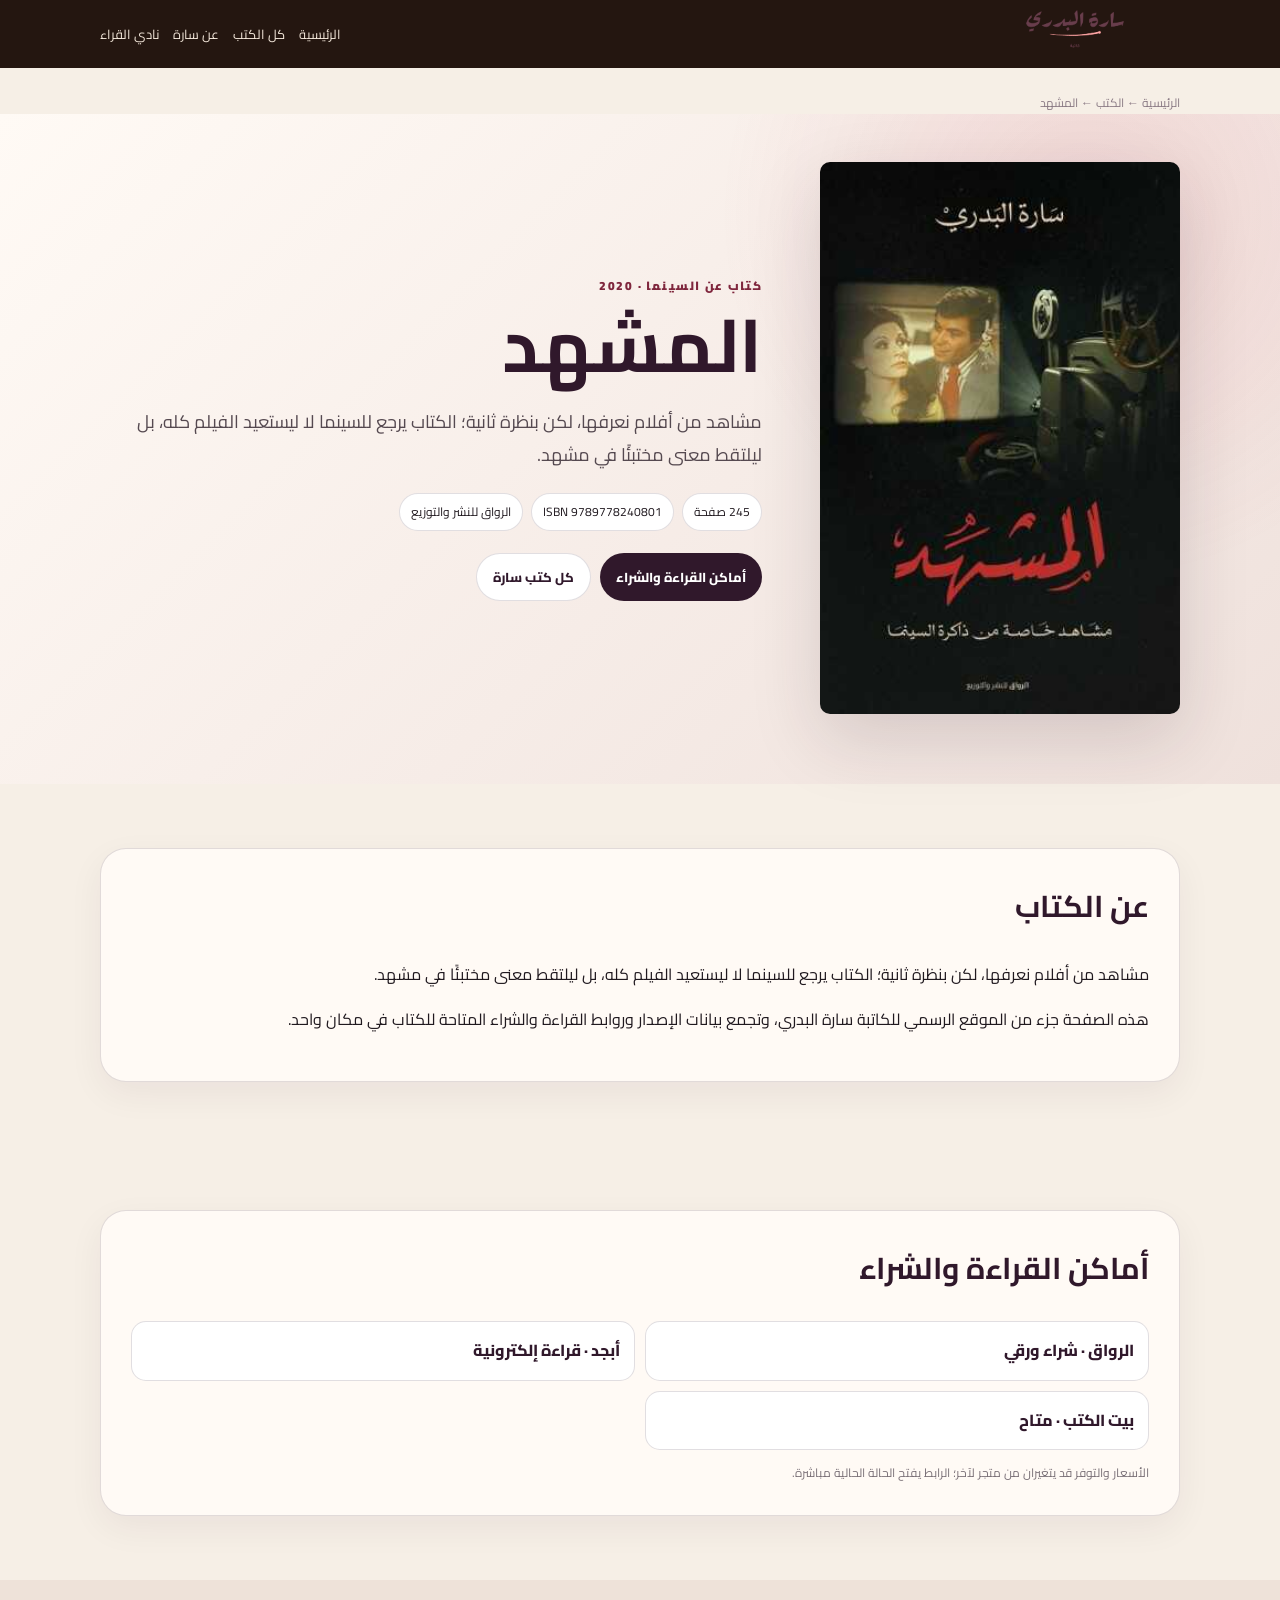
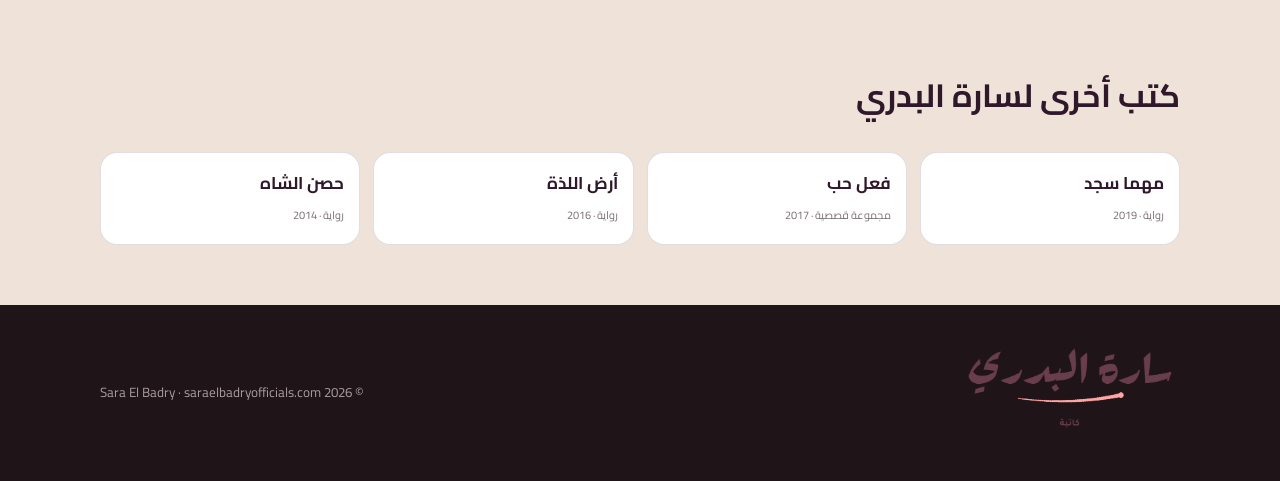
<file: books/al-mashhad/index.html>
<!doctype html>
<html lang="ar" dir="rtl">
<head>
<meta charset="utf-8">
<meta name="viewport" content="width=device-width,initial-scale=1">
<meta name="theme-color" content="#30182b">
<meta name="robots" content="index,follow,max-image-preview:large">
<meta name="author" content="سارة البدري">
<meta name="description" content="كتاب المشهد لسارة البدري عن السينما وذاكرة المشاهد. بيانات الإصدار ونبذة وروابط القراءة والشراء.">
<link rel="canonical" href="https://saraelbadryofficials.com/books/al-mashhad/">
<link rel="alternate" hreflang="ar" href="https://saraelbadryofficials.com/books/al-mashhad/">
<link rel="icon" href="../../assets/favicon.png" type="image/png">
<meta property="og:type" content="book">
<meta property="og:locale" content="ar_AR">
<meta property="og:title" content="المشهد | سارة البدري — الموقع الرسمي">
<meta property="og:description" content="كتاب المشهد لسارة البدري عن السينما وذاكرة المشاهد. بيانات الإصدار ونبذة وروابط القراءة والشراء.">
<meta property="og:url" content="https://saraelbadryofficials.com/books/al-mashhad/">
<meta property="og:site_name" content="Sara El Badry Official">
<meta property="og:image" content="https://saraelbadryofficials.com/assets/covers/al-mashhad.jpg">
<meta name="twitter:card" content="summary_large_image">
<meta name="twitter:title" content="المشهد | سارة البدري — الموقع الرسمي">
<meta name="twitter:description" content="كتاب المشهد لسارة البدري عن السينما وذاكرة المشاهد. بيانات الإصدار ونبذة وروابط القراءة والشراء.">
<meta name="twitter:image" content="https://saraelbadryofficials.com/assets/covers/al-mashhad.jpg">
<title>المشهد | سارة البدري — الموقع الرسمي</title>
<script src="../../config.js"></script>
<link rel="preconnect" href="https://fonts.googleapis.com">
<link rel="preconnect" href="https://fonts.gstatic.com" crossorigin>
<link href="https://fonts.googleapis.com/css2?family=Cairo:wght@400;500;600;700;800;900&display=swap" rel="stylesheet">
<link rel="stylesheet" href="../../assets/seo-book.css">
<script type="application/ld+json">
{
  "@context": "https://schema.org",
  "@graph": [
    {
      "@type": "Book",
      "@id": "https://saraelbadryofficials.com/books/al-mashhad/#book",
      "name": "المشهد",
      "url": "https://saraelbadryofficials.com/books/al-mashhad/",
      "image": "https://saraelbadryofficials.com/assets/covers/al-mashhad.jpg",
      "inLanguage": "ar",
      "isbn": "9789778240801",
      "numberOfPages": 245,
      "datePublished": "2020",
      "description": "مشاهد من أفلام نعرفها، لكن بنظرة ثانية؛ الكتاب يرجع للسينما لا ليستعيد الفيلم كله، بل ليلتقط معنى مختبئًا في مشهد.",
      "author": {
        "@type": "Person",
        "@id": "https://saraelbadryofficials.com/#sara-el-badry",
        "name": "سارة البدري"
      },
      "publisher": {
        "@type": "Organization",
        "name": "الرواق للنشر والتوزيع"
      }
    },
    {
      "@type": "BreadcrumbList",
      "itemListElement": [
        {
          "@type": "ListItem",
          "position": 1,
          "name": "سارة البدري",
          "item": "https://saraelbadryofficials.com/"
        },
        {
          "@type": "ListItem",
          "position": 2,
          "name": "الكتب",
          "item": "https://saraelbadryofficials.com/#books"
        },
        {
          "@type": "ListItem",
          "position": 3,
          "name": "المشهد",
          "item": "https://saraelbadryofficials.com/books/al-mashhad/"
        }
      ]
    }
  ]
}
</script>
</head>
<body data-book-id="al-mashhad" data-book-name="المشهد" data-book-year="2020" data-book-type="كتاب عن السينما">
<header class="top">
  <div class="container nav">
    <a href="../../"><img src="../../assets/logo.png" alt="سارة البدري"></a>
    <nav class="nav-links" aria-label="التنقل">
      <a href="../../">الرئيسية</a>
      <a href="../../#books">كل الكتب</a>
      <a href="../../#about">عن سارة</a>
      <a href="../../#club">نادي القراء</a>
    </nav>
  </div>
</header>

<div class="container crumbs"><a href="../../">الرئيسية</a> ← <a href="../../#books">الكتب</a> ← المشهد</div>

<main>
<section class="hero">
  <div class="container hero-grid">
    <div class="cover"><img src="../../assets/covers/al-mashhad.jpg" alt="غلاف المشهد" width="720" height="1000"></div>
    <div>
      <div class="kicker">كتاب عن السينما · 2020</div>
      <h1>المشهد</h1>
      <p class="lead">مشاهد من أفلام نعرفها، لكن بنظرة ثانية؛ الكتاب يرجع للسينما لا ليستعيد الفيلم كله، بل ليلتقط معنى مختبئًا في مشهد.</p>
      <div class="chips">
        <span class="chip">245 صفحة</span>
        <span class="chip">ISBN 9789778240801</span>
        <span class="chip">الرواق للنشر والتوزيع</span>
      </div>
      <div class="actions">
        <a class="btn primary" href="#buy">أماكن القراءة والشراء</a>
        <a class="btn secondary" href="../../#books">كل كتب سارة</a>
      </div>
    </div>
  </div>
</section>

<section class="content">
  <div class="container">
    <article class="panel">
      <h2>عن الكتاب</h2>
      <p>مشاهد من أفلام نعرفها، لكن بنظرة ثانية؛ الكتاب يرجع للسينما لا ليستعيد الفيلم كله، بل ليلتقط معنى مختبئًا في مشهد.</p>
      <p>هذه الصفحة جزء من الموقع الرسمي للكاتبة سارة البدري، وتجمع بيانات الإصدار وروابط القراءة والشراء المتاحة للكتاب في مكان واحد.</p>
    </article>
  </div>
</section>

<section class="content" id="buy">
  <div class="container">
    <div class="panel">
      <h2>أماكن القراءة والشراء</h2>
      <div class="buy-grid">
        <a class="buy-link" href="https://alrewaqpublishing.com/product/%D8%A7%D9%84%D9%85%D8%B4%D9%87%D8%AF/" target="_blank" rel="noopener" data-buy-channel="الرواق · شراء ورقي">الرواق · شراء ورقي</a>
<a class="buy-link" href="https://www.abjjad.com/book/2771746819/%D8%A7%D9%84%D9%85%D8%B4%D9%87%D8%AF-%D9%85%D8%B4%D8%A7%D9%87%D8%AF-%D8%AE%D8%A7%D8%B5%D8%A9-%D9%85%D9%86-%D8%B0%D8%A7%D9%83%D8%B1%D8%A9-%D8%A7%D9%84%D8%B3%D9%8A%D9%86%D9%85%D8%A7/2772795395" target="_blank" rel="noopener" data-buy-channel="أبجد · قراءة إلكترونية">أبجد · قراءة إلكترونية</a>
<a class="buy-link" href="https://www.thebookhome.com/product/index/39706/%D8%A7%D9%84%D9%85%D8%B4%D9%87%D8%AF-%D9%85%D8%B4%D8%A7%D9%87%D8%AF-%D8%AE%D8%A7%D8%B5%D8%A9-%D9%85%D9%86-%D8%B0%D8%A7%D9%83%D8%B1%D8%A9-%D8%A7%D9%84%D8%B3%D9%8A%D9%86%D9%85%D8%A7" target="_blank" rel="noopener" data-buy-channel="بيت الكتب · متاح">بيت الكتب · متاح</a>
      </div>
      <p style="font-size:12px;color:#796f76;margin-bottom:0">الأسعار والتوفر قد يتغيران من متجر لآخر؛ الرابط يفتح الحالة الحالية مباشرة.</p>
    </div>
  </div>
</section>

<section class="related">
  <div class="container">
    <h2>كتب أخرى لسارة البدري</h2>
    <div class="related-grid">
      <a class="related-card" href="../mahma-sajad/"><b>مهما سجد</b><span>رواية · 2019</span></a>
<a class="related-card" href="../feal-hob/"><b>فعل حب</b><span>مجموعة قصصية · 2017</span></a>
<a class="related-card" href="../ard-allaza/"><b>أرض اللذة</b><span>رواية · 2016</span></a>
<a class="related-card" href="../hosn-alshah/"><b>حصن الشاه</b><span>رواية · 2014</span></a>
    </div>
  </div>
</section>
</main>

<footer>
  <div class="container footer">
    <a href="../../"><img src="../../assets/logo.png" alt="سارة البدري"></a>
    <small>© 2026 Sara El Badry · saraelbadryofficials.com</small>
  </div>
</footer>
<script src="../../assets/seo-book.js"></script>
</body>
</html>
</file>
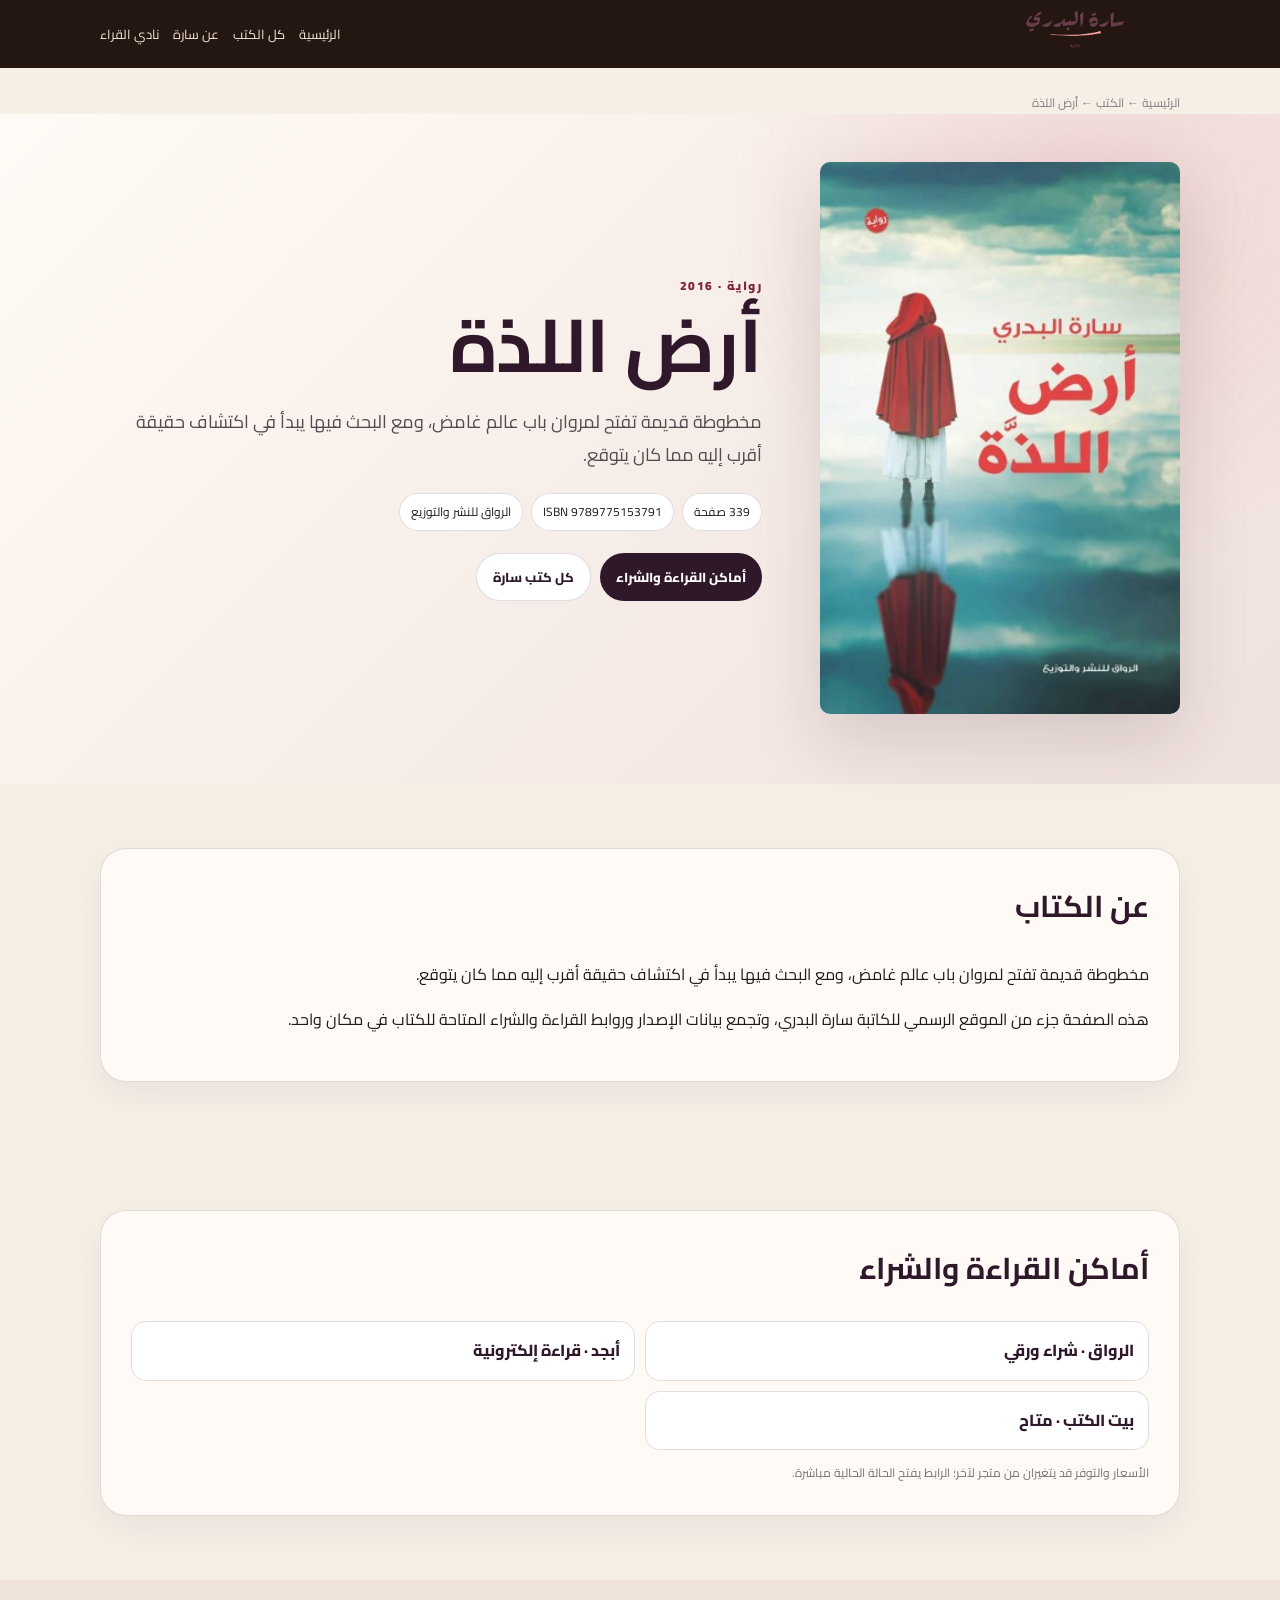
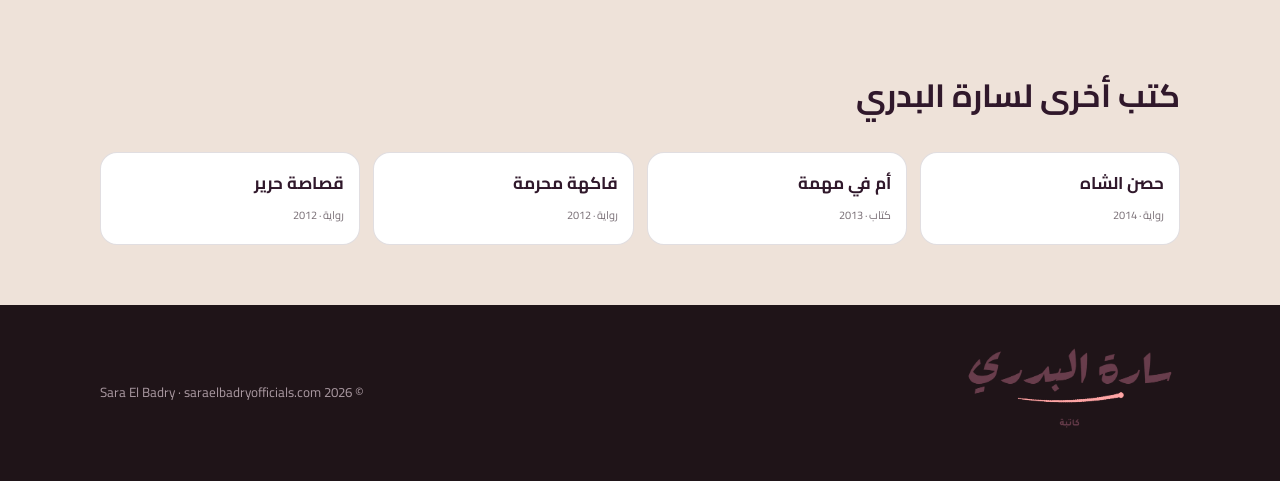
<file: books/ard-allaza/index.html>
<!doctype html>
<html lang="ar" dir="rtl">
<head>
<meta charset="utf-8">
<meta name="viewport" content="width=device-width,initial-scale=1">
<meta name="theme-color" content="#30182b">
<meta name="robots" content="index,follow,max-image-preview:large">
<meta name="author" content="سارة البدري">
<meta name="description" content="رواية أرض اللذة لسارة البدري، إصدار 2016. نبذة عن الرواية وبيانات الكتاب وأماكن القراءة والشراء.">
<link rel="canonical" href="https://saraelbadryofficials.com/books/ard-allaza/">
<link rel="alternate" hreflang="ar" href="https://saraelbadryofficials.com/books/ard-allaza/">
<link rel="icon" href="../../assets/favicon.png" type="image/png">
<meta property="og:type" content="book">
<meta property="og:locale" content="ar_AR">
<meta property="og:title" content="أرض اللذة | سارة البدري — الموقع الرسمي">
<meta property="og:description" content="رواية أرض اللذة لسارة البدري، إصدار 2016. نبذة عن الرواية وبيانات الكتاب وأماكن القراءة والشراء.">
<meta property="og:url" content="https://saraelbadryofficials.com/books/ard-allaza/">
<meta property="og:site_name" content="Sara El Badry Official">
<meta property="og:image" content="https://saraelbadryofficials.com/assets/covers/ard-allaza.jpg">
<meta name="twitter:card" content="summary_large_image">
<meta name="twitter:title" content="أرض اللذة | سارة البدري — الموقع الرسمي">
<meta name="twitter:description" content="رواية أرض اللذة لسارة البدري، إصدار 2016. نبذة عن الرواية وبيانات الكتاب وأماكن القراءة والشراء.">
<meta name="twitter:image" content="https://saraelbadryofficials.com/assets/covers/ard-allaza.jpg">
<title>أرض اللذة | سارة البدري — الموقع الرسمي</title>
<script src="../../config.js"></script>
<link rel="preconnect" href="https://fonts.googleapis.com">
<link rel="preconnect" href="https://fonts.gstatic.com" crossorigin>
<link href="https://fonts.googleapis.com/css2?family=Cairo:wght@400;500;600;700;800;900&display=swap" rel="stylesheet">
<link rel="stylesheet" href="../../assets/seo-book.css">
<script type="application/ld+json">
{
  "@context": "https://schema.org",
  "@graph": [
    {
      "@type": "Book",
      "@id": "https://saraelbadryofficials.com/books/ard-allaza/#book",
      "name": "أرض اللذة",
      "url": "https://saraelbadryofficials.com/books/ard-allaza/",
      "image": "https://saraelbadryofficials.com/assets/covers/ard-allaza.jpg",
      "inLanguage": "ar",
      "isbn": "9789775153791",
      "numberOfPages": 339,
      "datePublished": "2016",
      "description": "مخطوطة قديمة تفتح لمروان باب عالم غامض، ومع البحث فيها يبدأ في اكتشاف حقيقة أقرب إليه مما كان يتوقع.",
      "author": {
        "@type": "Person",
        "@id": "https://saraelbadryofficials.com/#sara-el-badry",
        "name": "سارة البدري"
      },
      "publisher": {
        "@type": "Organization",
        "name": "الرواق للنشر والتوزيع"
      }
    },
    {
      "@type": "BreadcrumbList",
      "itemListElement": [
        {
          "@type": "ListItem",
          "position": 1,
          "name": "سارة البدري",
          "item": "https://saraelbadryofficials.com/"
        },
        {
          "@type": "ListItem",
          "position": 2,
          "name": "الكتب",
          "item": "https://saraelbadryofficials.com/#books"
        },
        {
          "@type": "ListItem",
          "position": 3,
          "name": "أرض اللذة",
          "item": "https://saraelbadryofficials.com/books/ard-allaza/"
        }
      ]
    }
  ]
}
</script>
</head>
<body data-book-id="ard-allaza" data-book-name="أرض اللذة" data-book-year="2016" data-book-type="رواية">
<header class="top">
  <div class="container nav">
    <a href="../../"><img src="../../assets/logo.png" alt="سارة البدري"></a>
    <nav class="nav-links" aria-label="التنقل">
      <a href="../../">الرئيسية</a>
      <a href="../../#books">كل الكتب</a>
      <a href="../../#about">عن سارة</a>
      <a href="../../#club">نادي القراء</a>
    </nav>
  </div>
</header>

<div class="container crumbs"><a href="../../">الرئيسية</a> ← <a href="../../#books">الكتب</a> ← أرض اللذة</div>

<main>
<section class="hero">
  <div class="container hero-grid">
    <div class="cover"><img src="../../assets/covers/ard-allaza.jpg" alt="غلاف أرض اللذة" width="720" height="1000"></div>
    <div>
      <div class="kicker">رواية · 2016</div>
      <h1>أرض اللذة</h1>
      <p class="lead">مخطوطة قديمة تفتح لمروان باب عالم غامض، ومع البحث فيها يبدأ في اكتشاف حقيقة أقرب إليه مما كان يتوقع.</p>
      <div class="chips">
        <span class="chip">339 صفحة</span>
        <span class="chip">ISBN 9789775153791</span>
        <span class="chip">الرواق للنشر والتوزيع</span>
      </div>
      <div class="actions">
        <a class="btn primary" href="#buy">أماكن القراءة والشراء</a>
        <a class="btn secondary" href="../../#books">كل كتب سارة</a>
      </div>
    </div>
  </div>
</section>

<section class="content">
  <div class="container">
    <article class="panel">
      <h2>عن الكتاب</h2>
      <p>مخطوطة قديمة تفتح لمروان باب عالم غامض، ومع البحث فيها يبدأ في اكتشاف حقيقة أقرب إليه مما كان يتوقع.</p>
      <p>هذه الصفحة جزء من الموقع الرسمي للكاتبة سارة البدري، وتجمع بيانات الإصدار وروابط القراءة والشراء المتاحة للكتاب في مكان واحد.</p>
    </article>
  </div>
</section>

<section class="content" id="buy">
  <div class="container">
    <div class="panel">
      <h2>أماكن القراءة والشراء</h2>
      <div class="buy-grid">
        <a class="buy-link" href="https://alrewaqpublishing.com/product/%D8%A7%D8%B1%D8%B6-%D8%A7%D9%84%D9%84%D8%B0%D8%A9/" target="_blank" rel="noopener" data-buy-channel="الرواق · شراء ورقي">الرواق · شراء ورقي</a>
<a class="buy-link" href="https://www.abjjad.com/book/2768764944/%D8%A7%D8%B1%D8%B6-%D8%A7%D9%84%D9%84%D8%B0%D8%A9/2769813520" target="_blank" rel="noopener" data-buy-channel="أبجد · قراءة إلكترونية">أبجد · قراءة إلكترونية</a>
<a class="buy-link" href="https://www.thebookhome.com/product/index/20121/%D8%A7%D8%B1%D8%B6-%D8%A7%D9%84%D9%84%D8%B0%D8%A9" target="_blank" rel="noopener" data-buy-channel="بيت الكتب · متاح">بيت الكتب · متاح</a>
      </div>
      <p style="font-size:12px;color:#796f76;margin-bottom:0">الأسعار والتوفر قد يتغيران من متجر لآخر؛ الرابط يفتح الحالة الحالية مباشرة.</p>
    </div>
  </div>
</section>

<section class="related">
  <div class="container">
    <h2>كتب أخرى لسارة البدري</h2>
    <div class="related-grid">
      <a class="related-card" href="../hosn-alshah/"><b>حصن الشاه</b><span>رواية · 2014</span></a>
<a class="related-card" href="../om-fi-mohemma/"><b>أم في مهمة</b><span>كتاب · 2013</span></a>
<a class="related-card" href="../fakiha-moharrama/"><b>فاكهة محرمة</b><span>رواية · 2012</span></a>
<a class="related-card" href="../qosasat-harir/"><b>قصاصة حرير</b><span>رواية · 2012</span></a>
    </div>
  </div>
</section>
</main>

<footer>
  <div class="container footer">
    <a href="../../"><img src="../../assets/logo.png" alt="سارة البدري"></a>
    <small>© 2026 Sara El Badry · saraelbadryofficials.com</small>
  </div>
</footer>
<script src="../../assets/seo-book.js"></script>
</body>
</html>
</file>
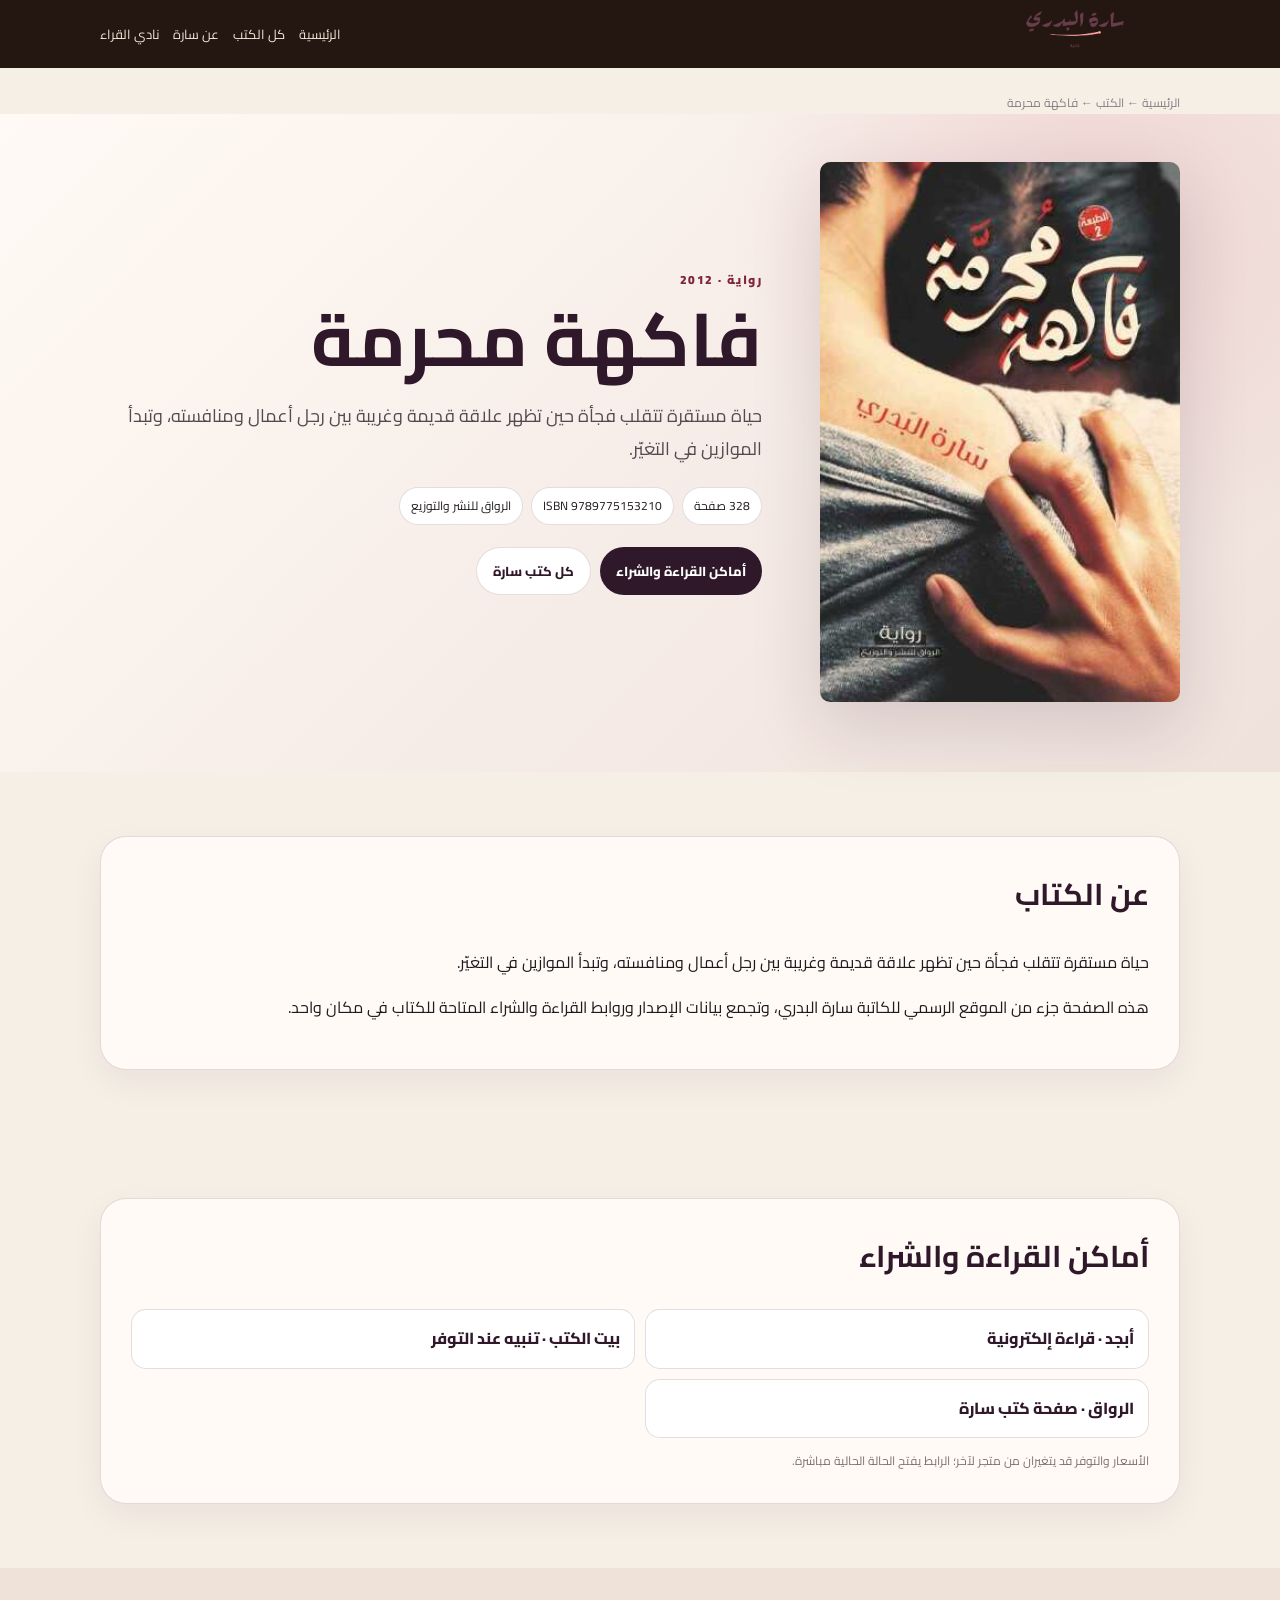
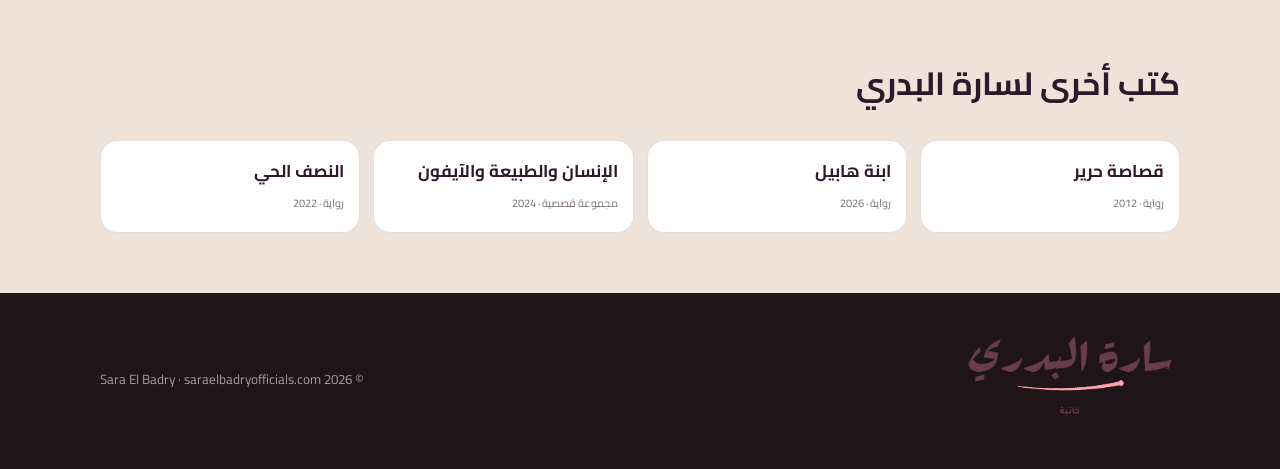
<file: books/fakiha-moharrama/index.html>
<!doctype html>
<html lang="ar" dir="rtl">
<head>
<meta charset="utf-8">
<meta name="viewport" content="width=device-width,initial-scale=1">
<meta name="theme-color" content="#30182b">
<meta name="robots" content="index,follow,max-image-preview:large">
<meta name="author" content="سارة البدري">
<meta name="description" content="رواية فاكهة محرمة لسارة البدري. نبذة وبيانات الإصدار وروابط القراءة والشراء.">
<link rel="canonical" href="https://saraelbadryofficials.com/books/fakiha-moharrama/">
<link rel="alternate" hreflang="ar" href="https://saraelbadryofficials.com/books/fakiha-moharrama/">
<link rel="icon" href="../../assets/favicon.png" type="image/png">
<meta property="og:type" content="book">
<meta property="og:locale" content="ar_AR">
<meta property="og:title" content="فاكهة محرمة | سارة البدري — الموقع الرسمي">
<meta property="og:description" content="رواية فاكهة محرمة لسارة البدري. نبذة وبيانات الإصدار وروابط القراءة والشراء.">
<meta property="og:url" content="https://saraelbadryofficials.com/books/fakiha-moharrama/">
<meta property="og:site_name" content="Sara El Badry Official">
<meta property="og:image" content="https://saraelbadryofficials.com/assets/covers/fakiha-moharrama.jpg">
<meta name="twitter:card" content="summary_large_image">
<meta name="twitter:title" content="فاكهة محرمة | سارة البدري — الموقع الرسمي">
<meta name="twitter:description" content="رواية فاكهة محرمة لسارة البدري. نبذة وبيانات الإصدار وروابط القراءة والشراء.">
<meta name="twitter:image" content="https://saraelbadryofficials.com/assets/covers/fakiha-moharrama.jpg">
<title>فاكهة محرمة | سارة البدري — الموقع الرسمي</title>
<script src="../../config.js"></script>
<link rel="preconnect" href="https://fonts.googleapis.com">
<link rel="preconnect" href="https://fonts.gstatic.com" crossorigin>
<link href="https://fonts.googleapis.com/css2?family=Cairo:wght@400;500;600;700;800;900&display=swap" rel="stylesheet">
<link rel="stylesheet" href="../../assets/seo-book.css">
<script type="application/ld+json">
{
  "@context": "https://schema.org",
  "@graph": [
    {
      "@type": "Book",
      "@id": "https://saraelbadryofficials.com/books/fakiha-moharrama/#book",
      "name": "فاكهة محرمة",
      "url": "https://saraelbadryofficials.com/books/fakiha-moharrama/",
      "image": "https://saraelbadryofficials.com/assets/covers/fakiha-moharrama.jpg",
      "inLanguage": "ar",
      "isbn": "9789775153210",
      "numberOfPages": 328,
      "datePublished": "2012",
      "description": "حياة مستقرة تتقلب فجأة حين تظهر علاقة قديمة وغريبة بين رجل أعمال ومنافسته، وتبدأ الموازين في التغيّر.",
      "author": {
        "@type": "Person",
        "@id": "https://saraelbadryofficials.com/#sara-el-badry",
        "name": "سارة البدري"
      },
      "publisher": {
        "@type": "Organization",
        "name": "الرواق للنشر والتوزيع"
      }
    },
    {
      "@type": "BreadcrumbList",
      "itemListElement": [
        {
          "@type": "ListItem",
          "position": 1,
          "name": "سارة البدري",
          "item": "https://saraelbadryofficials.com/"
        },
        {
          "@type": "ListItem",
          "position": 2,
          "name": "الكتب",
          "item": "https://saraelbadryofficials.com/#books"
        },
        {
          "@type": "ListItem",
          "position": 3,
          "name": "فاكهة محرمة",
          "item": "https://saraelbadryofficials.com/books/fakiha-moharrama/"
        }
      ]
    }
  ]
}
</script>
</head>
<body data-book-id="fakiha-moharrama" data-book-name="فاكهة محرمة" data-book-year="2012" data-book-type="رواية">
<header class="top">
  <div class="container nav">
    <a href="../../"><img src="../../assets/logo.png" alt="سارة البدري"></a>
    <nav class="nav-links" aria-label="التنقل">
      <a href="../../">الرئيسية</a>
      <a href="../../#books">كل الكتب</a>
      <a href="../../#about">عن سارة</a>
      <a href="../../#club">نادي القراء</a>
    </nav>
  </div>
</header>

<div class="container crumbs"><a href="../../">الرئيسية</a> ← <a href="../../#books">الكتب</a> ← فاكهة محرمة</div>

<main>
<section class="hero">
  <div class="container hero-grid">
    <div class="cover"><img src="../../assets/covers/fakiha-moharrama.jpg" alt="غلاف فاكهة محرمة" width="720" height="1000"></div>
    <div>
      <div class="kicker">رواية · 2012</div>
      <h1>فاكهة محرمة</h1>
      <p class="lead">حياة مستقرة تتقلب فجأة حين تظهر علاقة قديمة وغريبة بين رجل أعمال ومنافسته، وتبدأ الموازين في التغيّر.</p>
      <div class="chips">
        <span class="chip">328 صفحة</span>
        <span class="chip">ISBN 9789775153210</span>
        <span class="chip">الرواق للنشر والتوزيع</span>
      </div>
      <div class="actions">
        <a class="btn primary" href="#buy">أماكن القراءة والشراء</a>
        <a class="btn secondary" href="../../#books">كل كتب سارة</a>
      </div>
    </div>
  </div>
</section>

<section class="content">
  <div class="container">
    <article class="panel">
      <h2>عن الكتاب</h2>
      <p>حياة مستقرة تتقلب فجأة حين تظهر علاقة قديمة وغريبة بين رجل أعمال ومنافسته، وتبدأ الموازين في التغيّر.</p>
      <p>هذه الصفحة جزء من الموقع الرسمي للكاتبة سارة البدري، وتجمع بيانات الإصدار وروابط القراءة والشراء المتاحة للكتاب في مكان واحد.</p>
    </article>
  </div>
</section>

<section class="content" id="buy">
  <div class="container">
    <div class="panel">
      <h2>أماكن القراءة والشراء</h2>
      <div class="buy-grid">
        <a class="buy-link" href="https://www.abjjad.com/book/2768732168/%D9%81%D8%A7%D9%83%D9%87%D8%A9-%D9%85%D8%AD%D8%B1%D9%85%D8%A9/2769780744" target="_blank" rel="noopener" data-buy-channel="أبجد · قراءة إلكترونية">أبجد · قراءة إلكترونية</a>
<a class="buy-link" href="https://www.thebookhome.com/product/index/10620/%D9%81%D8%A7%D9%83%D9%87%D9%87-%D9%85%D8%AD%D8%B1%D9%85%D8%A9" target="_blank" rel="noopener" data-buy-channel="بيت الكتب · تنبيه عند التوفر">بيت الكتب · تنبيه عند التوفر</a>
<a class="buy-link" href="https://alrewaqpublishing.com/product-tag/%D8%B3%D8%A7%D8%B1%D8%A9-%D8%A7%D9%84%D8%A8%D8%AF%D8%B1%D9%8A/" target="_blank" rel="noopener" data-buy-channel="الرواق · صفحة كتب سارة">الرواق · صفحة كتب سارة</a>
      </div>
      <p style="font-size:12px;color:#796f76;margin-bottom:0">الأسعار والتوفر قد يتغيران من متجر لآخر؛ الرابط يفتح الحالة الحالية مباشرة.</p>
    </div>
  </div>
</section>

<section class="related">
  <div class="container">
    <h2>كتب أخرى لسارة البدري</h2>
    <div class="related-grid">
      <a class="related-card" href="../qosasat-harir/"><b>قصاصة حرير</b><span>رواية · 2012</span></a>
<a class="related-card" href="../ibnat-habil/"><b>ابنة هابيل</b><span>رواية · 2026</span></a>
<a class="related-card" href="../insan-tabia-iphone/"><b>الإنسان والطبيعة والآيفون</b><span>مجموعة قصصية · 2024</span></a>
<a class="related-card" href="../nesf-hay/"><b>النصف الحي</b><span>رواية · 2022</span></a>
    </div>
  </div>
</section>
</main>

<footer>
  <div class="container footer">
    <a href="../../"><img src="../../assets/logo.png" alt="سارة البدري"></a>
    <small>© 2026 Sara El Badry · saraelbadryofficials.com</small>
  </div>
</footer>
<script src="../../assets/seo-book.js"></script>
</body>
</html>
</file>
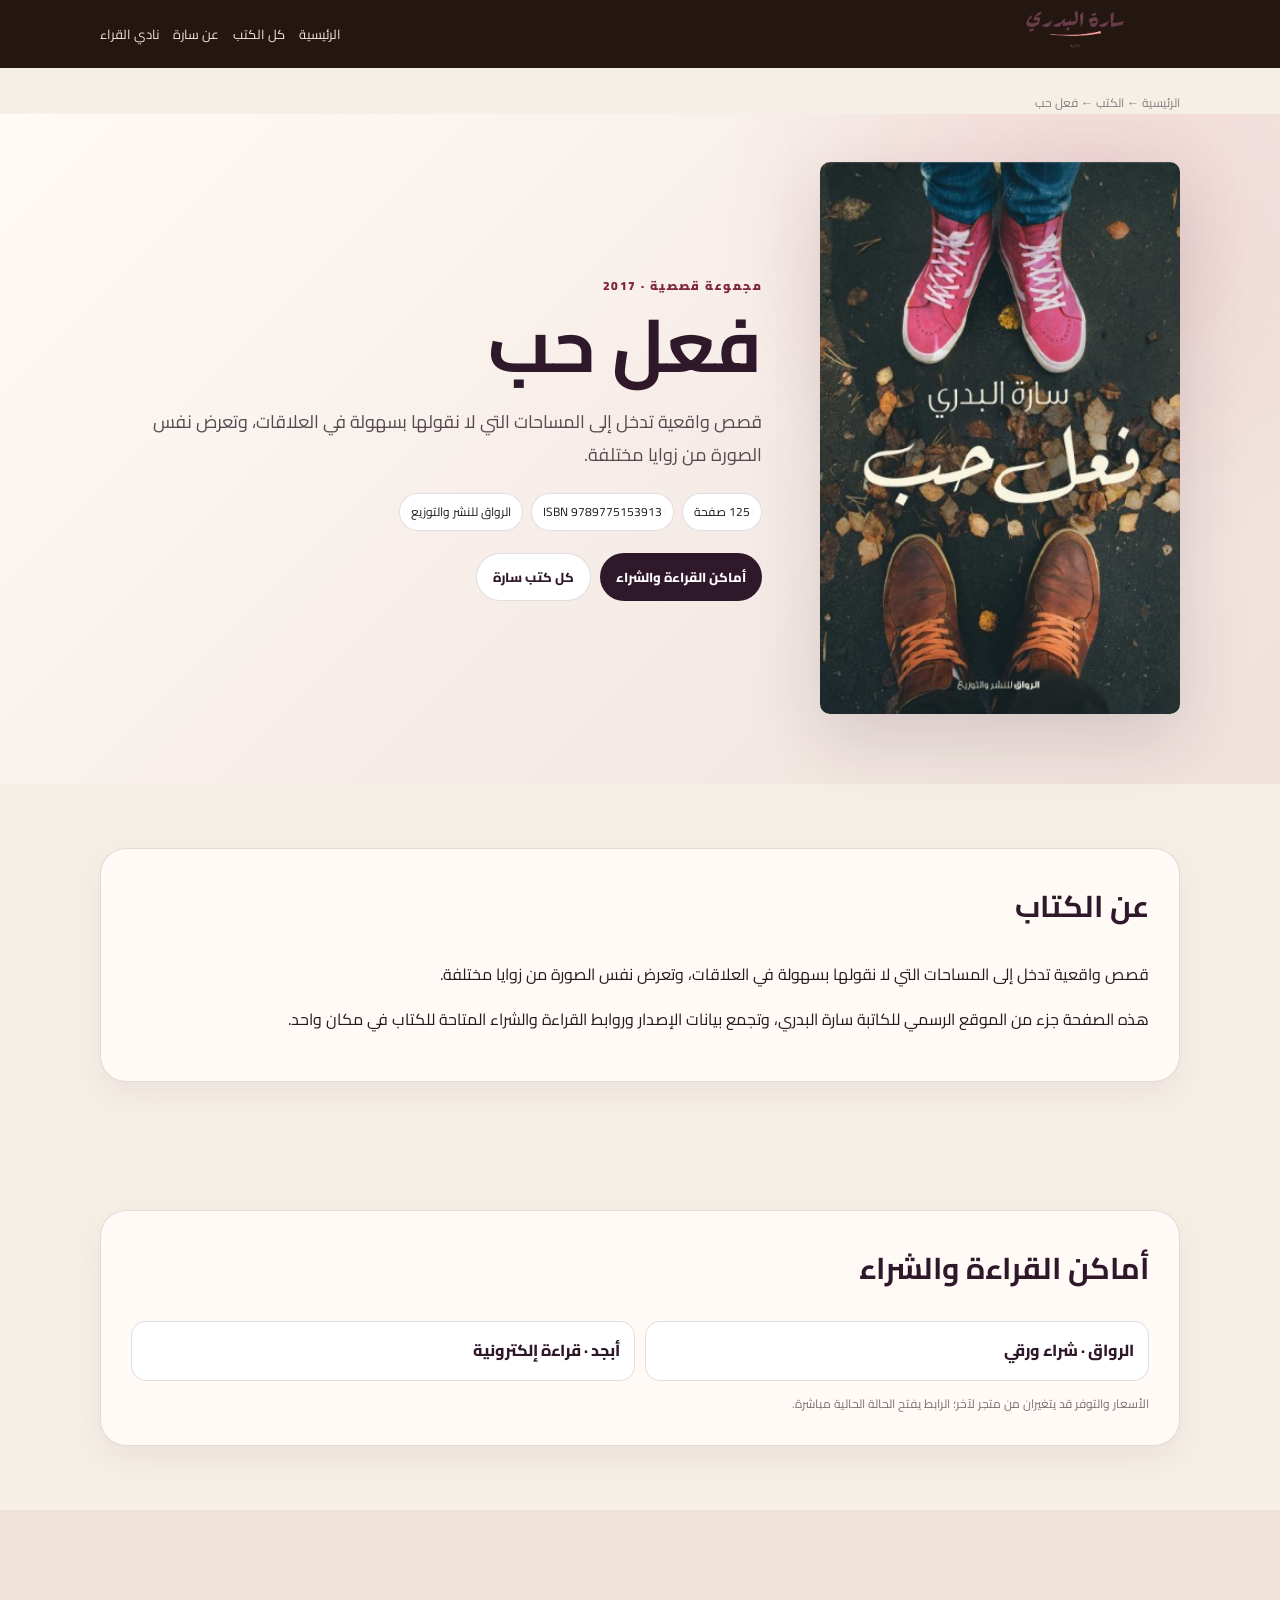
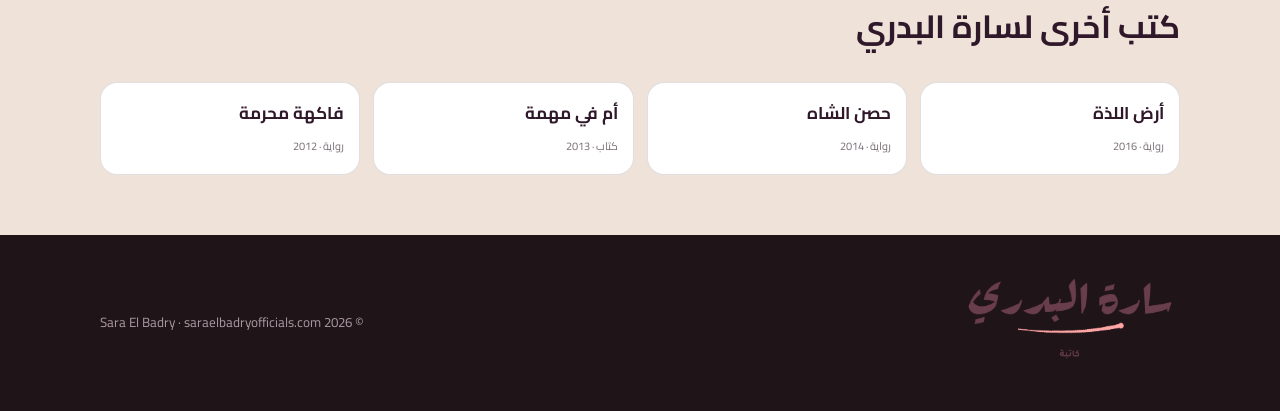
<file: books/feal-hob/index.html>
<!doctype html>
<html lang="ar" dir="rtl">
<head>
<meta charset="utf-8">
<meta name="viewport" content="width=device-width,initial-scale=1">
<meta name="theme-color" content="#30182b">
<meta name="robots" content="index,follow,max-image-preview:large">
<meta name="author" content="سارة البدري">
<meta name="description" content="فعل حب لسارة البدري، مجموعة قصصية عن العلاقات وما لا يُقال بسهولة. بيانات الإصدار وروابط القراءة والشراء.">
<link rel="canonical" href="https://saraelbadryofficials.com/books/feal-hob/">
<link rel="alternate" hreflang="ar" href="https://saraelbadryofficials.com/books/feal-hob/">
<link rel="icon" href="../../assets/favicon.png" type="image/png">
<meta property="og:type" content="book">
<meta property="og:locale" content="ar_AR">
<meta property="og:title" content="فعل حب | سارة البدري — الموقع الرسمي">
<meta property="og:description" content="فعل حب لسارة البدري، مجموعة قصصية عن العلاقات وما لا يُقال بسهولة. بيانات الإصدار وروابط القراءة والشراء.">
<meta property="og:url" content="https://saraelbadryofficials.com/books/feal-hob/">
<meta property="og:site_name" content="Sara El Badry Official">
<meta property="og:image" content="https://saraelbadryofficials.com/assets/covers/feal-hob.jpg">
<meta name="twitter:card" content="summary_large_image">
<meta name="twitter:title" content="فعل حب | سارة البدري — الموقع الرسمي">
<meta name="twitter:description" content="فعل حب لسارة البدري، مجموعة قصصية عن العلاقات وما لا يُقال بسهولة. بيانات الإصدار وروابط القراءة والشراء.">
<meta name="twitter:image" content="https://saraelbadryofficials.com/assets/covers/feal-hob.jpg">
<title>فعل حب | سارة البدري — الموقع الرسمي</title>
<script src="../../config.js"></script>
<link rel="preconnect" href="https://fonts.googleapis.com">
<link rel="preconnect" href="https://fonts.gstatic.com" crossorigin>
<link href="https://fonts.googleapis.com/css2?family=Cairo:wght@400;500;600;700;800;900&display=swap" rel="stylesheet">
<link rel="stylesheet" href="../../assets/seo-book.css">
<script type="application/ld+json">
{
  "@context": "https://schema.org",
  "@graph": [
    {
      "@type": "Book",
      "@id": "https://saraelbadryofficials.com/books/feal-hob/#book",
      "name": "فعل حب",
      "url": "https://saraelbadryofficials.com/books/feal-hob/",
      "image": "https://saraelbadryofficials.com/assets/covers/feal-hob.jpg",
      "inLanguage": "ar",
      "isbn": "9789775153913",
      "numberOfPages": 125,
      "datePublished": "2017",
      "description": "قصص واقعية تدخل إلى المساحات التي لا نقولها بسهولة في العلاقات، وتعرض نفس الصورة من زوايا مختلفة.",
      "author": {
        "@type": "Person",
        "@id": "https://saraelbadryofficials.com/#sara-el-badry",
        "name": "سارة البدري"
      },
      "publisher": {
        "@type": "Organization",
        "name": "الرواق للنشر والتوزيع"
      }
    },
    {
      "@type": "BreadcrumbList",
      "itemListElement": [
        {
          "@type": "ListItem",
          "position": 1,
          "name": "سارة البدري",
          "item": "https://saraelbadryofficials.com/"
        },
        {
          "@type": "ListItem",
          "position": 2,
          "name": "الكتب",
          "item": "https://saraelbadryofficials.com/#books"
        },
        {
          "@type": "ListItem",
          "position": 3,
          "name": "فعل حب",
          "item": "https://saraelbadryofficials.com/books/feal-hob/"
        }
      ]
    }
  ]
}
</script>
</head>
<body data-book-id="feal-hob" data-book-name="فعل حب" data-book-year="2017" data-book-type="مجموعة قصصية">
<header class="top">
  <div class="container nav">
    <a href="../../"><img src="../../assets/logo.png" alt="سارة البدري"></a>
    <nav class="nav-links" aria-label="التنقل">
      <a href="../../">الرئيسية</a>
      <a href="../../#books">كل الكتب</a>
      <a href="../../#about">عن سارة</a>
      <a href="../../#club">نادي القراء</a>
    </nav>
  </div>
</header>

<div class="container crumbs"><a href="../../">الرئيسية</a> ← <a href="../../#books">الكتب</a> ← فعل حب</div>

<main>
<section class="hero">
  <div class="container hero-grid">
    <div class="cover"><img src="../../assets/covers/feal-hob.jpg" alt="غلاف فعل حب" width="720" height="1000"></div>
    <div>
      <div class="kicker">مجموعة قصصية · 2017</div>
      <h1>فعل حب</h1>
      <p class="lead">قصص واقعية تدخل إلى المساحات التي لا نقولها بسهولة في العلاقات، وتعرض نفس الصورة من زوايا مختلفة.</p>
      <div class="chips">
        <span class="chip">125 صفحة</span>
        <span class="chip">ISBN 9789775153913</span>
        <span class="chip">الرواق للنشر والتوزيع</span>
      </div>
      <div class="actions">
        <a class="btn primary" href="#buy">أماكن القراءة والشراء</a>
        <a class="btn secondary" href="../../#books">كل كتب سارة</a>
      </div>
    </div>
  </div>
</section>

<section class="content">
  <div class="container">
    <article class="panel">
      <h2>عن الكتاب</h2>
      <p>قصص واقعية تدخل إلى المساحات التي لا نقولها بسهولة في العلاقات، وتعرض نفس الصورة من زوايا مختلفة.</p>
      <p>هذه الصفحة جزء من الموقع الرسمي للكاتبة سارة البدري، وتجمع بيانات الإصدار وروابط القراءة والشراء المتاحة للكتاب في مكان واحد.</p>
    </article>
  </div>
</section>

<section class="content" id="buy">
  <div class="container">
    <div class="panel">
      <h2>أماكن القراءة والشراء</h2>
      <div class="buy-grid">
        <a class="buy-link" href="https://alrewaqpublishing.com/product/%D9%81%D8%B9%D9%84-%D8%AD%D8%A8/" target="_blank" rel="noopener" data-buy-channel="الرواق · شراء ورقي">الرواق · شراء ورقي</a>
<a class="buy-link" href="https://www.abjjad.com/book/2768666632/%D9%81%D8%B9%D9%84-%D8%AD%D8%A8/2769715208" target="_blank" rel="noopener" data-buy-channel="أبجد · قراءة إلكترونية">أبجد · قراءة إلكترونية</a>
      </div>
      <p style="font-size:12px;color:#796f76;margin-bottom:0">الأسعار والتوفر قد يتغيران من متجر لآخر؛ الرابط يفتح الحالة الحالية مباشرة.</p>
    </div>
  </div>
</section>

<section class="related">
  <div class="container">
    <h2>كتب أخرى لسارة البدري</h2>
    <div class="related-grid">
      <a class="related-card" href="../ard-allaza/"><b>أرض اللذة</b><span>رواية · 2016</span></a>
<a class="related-card" href="../hosn-alshah/"><b>حصن الشاه</b><span>رواية · 2014</span></a>
<a class="related-card" href="../om-fi-mohemma/"><b>أم في مهمة</b><span>كتاب · 2013</span></a>
<a class="related-card" href="../fakiha-moharrama/"><b>فاكهة محرمة</b><span>رواية · 2012</span></a>
    </div>
  </div>
</section>
</main>

<footer>
  <div class="container footer">
    <a href="../../"><img src="../../assets/logo.png" alt="سارة البدري"></a>
    <small>© 2026 Sara El Badry · saraelbadryofficials.com</small>
  </div>
</footer>
<script src="../../assets/seo-book.js"></script>
</body>
</html>
</file>
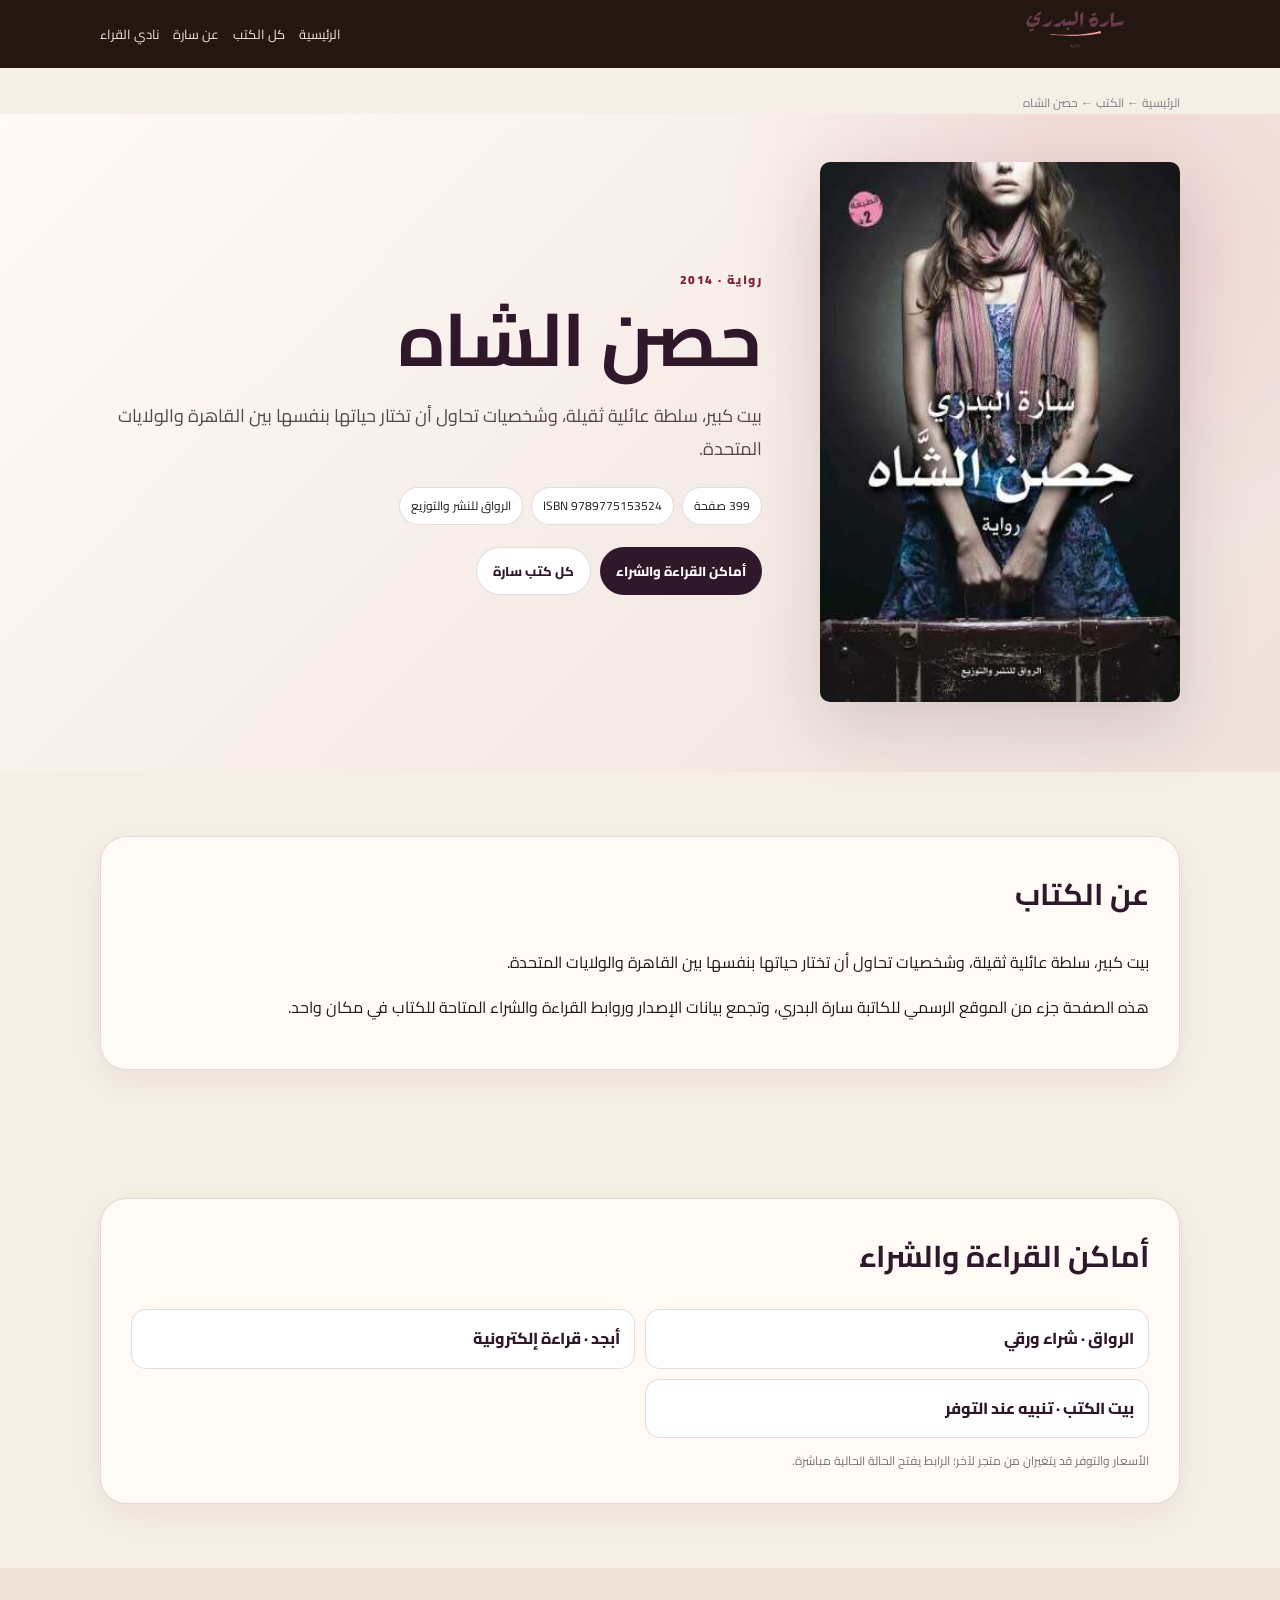
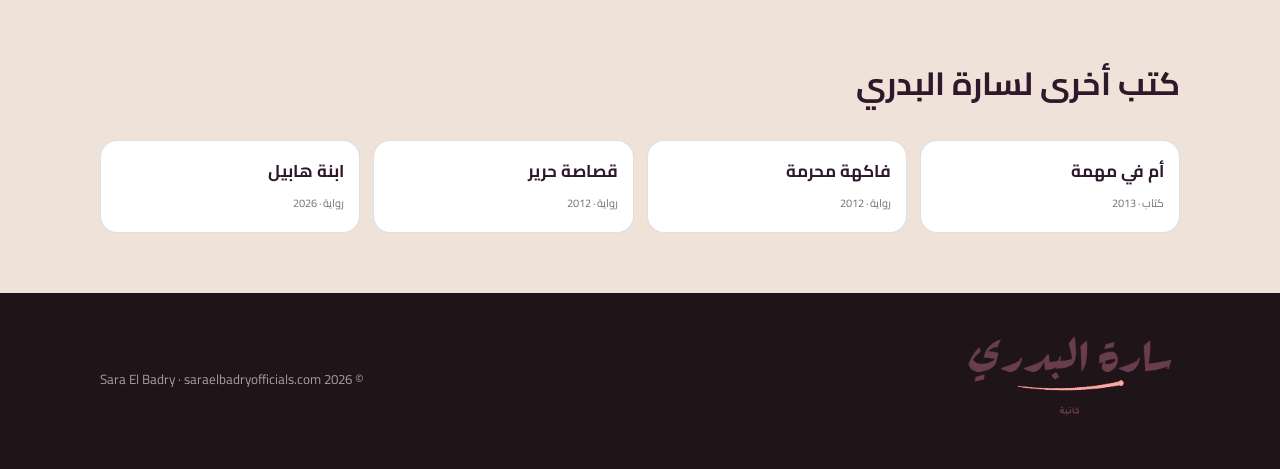
<file: books/hosn-alshah/index.html>
<!doctype html>
<html lang="ar" dir="rtl">
<head>
<meta charset="utf-8">
<meta name="viewport" content="width=device-width,initial-scale=1">
<meta name="theme-color" content="#30182b">
<meta name="robots" content="index,follow,max-image-preview:large">
<meta name="author" content="سارة البدري">
<meta name="description" content="رواية حصن الشاه لسارة البدري. تعرف على نبذة الرواية وبيانات الإصدار وروابط القراءة والشراء.">
<link rel="canonical" href="https://saraelbadryofficials.com/books/hosn-alshah/">
<link rel="alternate" hreflang="ar" href="https://saraelbadryofficials.com/books/hosn-alshah/">
<link rel="icon" href="../../assets/favicon.png" type="image/png">
<meta property="og:type" content="book">
<meta property="og:locale" content="ar_AR">
<meta property="og:title" content="حصن الشاه | سارة البدري — الموقع الرسمي">
<meta property="og:description" content="رواية حصن الشاه لسارة البدري. تعرف على نبذة الرواية وبيانات الإصدار وروابط القراءة والشراء.">
<meta property="og:url" content="https://saraelbadryofficials.com/books/hosn-alshah/">
<meta property="og:site_name" content="Sara El Badry Official">
<meta property="og:image" content="https://saraelbadryofficials.com/assets/covers/hosn-alshah.jpg">
<meta name="twitter:card" content="summary_large_image">
<meta name="twitter:title" content="حصن الشاه | سارة البدري — الموقع الرسمي">
<meta name="twitter:description" content="رواية حصن الشاه لسارة البدري. تعرف على نبذة الرواية وبيانات الإصدار وروابط القراءة والشراء.">
<meta name="twitter:image" content="https://saraelbadryofficials.com/assets/covers/hosn-alshah.jpg">
<title>حصن الشاه | سارة البدري — الموقع الرسمي</title>
<script src="../../config.js"></script>
<link rel="preconnect" href="https://fonts.googleapis.com">
<link rel="preconnect" href="https://fonts.gstatic.com" crossorigin>
<link href="https://fonts.googleapis.com/css2?family=Cairo:wght@400;500;600;700;800;900&display=swap" rel="stylesheet">
<link rel="stylesheet" href="../../assets/seo-book.css">
<script type="application/ld+json">
{
  "@context": "https://schema.org",
  "@graph": [
    {
      "@type": "Book",
      "@id": "https://saraelbadryofficials.com/books/hosn-alshah/#book",
      "name": "حصن الشاه",
      "url": "https://saraelbadryofficials.com/books/hosn-alshah/",
      "image": "https://saraelbadryofficials.com/assets/covers/hosn-alshah.jpg",
      "inLanguage": "ar",
      "isbn": "9789775153524",
      "numberOfPages": 399,
      "datePublished": "2014",
      "description": "بيت كبير، سلطة عائلية ثقيلة، وشخصيات تحاول أن تختار حياتها بنفسها بين القاهرة والولايات المتحدة.",
      "author": {
        "@type": "Person",
        "@id": "https://saraelbadryofficials.com/#sara-el-badry",
        "name": "سارة البدري"
      },
      "publisher": {
        "@type": "Organization",
        "name": "الرواق للنشر والتوزيع"
      }
    },
    {
      "@type": "BreadcrumbList",
      "itemListElement": [
        {
          "@type": "ListItem",
          "position": 1,
          "name": "سارة البدري",
          "item": "https://saraelbadryofficials.com/"
        },
        {
          "@type": "ListItem",
          "position": 2,
          "name": "الكتب",
          "item": "https://saraelbadryofficials.com/#books"
        },
        {
          "@type": "ListItem",
          "position": 3,
          "name": "حصن الشاه",
          "item": "https://saraelbadryofficials.com/books/hosn-alshah/"
        }
      ]
    }
  ]
}
</script>
</head>
<body data-book-id="hosn-alshah" data-book-name="حصن الشاه" data-book-year="2014" data-book-type="رواية">
<header class="top">
  <div class="container nav">
    <a href="../../"><img src="../../assets/logo.png" alt="سارة البدري"></a>
    <nav class="nav-links" aria-label="التنقل">
      <a href="../../">الرئيسية</a>
      <a href="../../#books">كل الكتب</a>
      <a href="../../#about">عن سارة</a>
      <a href="../../#club">نادي القراء</a>
    </nav>
  </div>
</header>

<div class="container crumbs"><a href="../../">الرئيسية</a> ← <a href="../../#books">الكتب</a> ← حصن الشاه</div>

<main>
<section class="hero">
  <div class="container hero-grid">
    <div class="cover"><img src="../../assets/covers/hosn-alshah.jpg" alt="غلاف حصن الشاه" width="720" height="1000"></div>
    <div>
      <div class="kicker">رواية · 2014</div>
      <h1>حصن الشاه</h1>
      <p class="lead">بيت كبير، سلطة عائلية ثقيلة، وشخصيات تحاول أن تختار حياتها بنفسها بين القاهرة والولايات المتحدة.</p>
      <div class="chips">
        <span class="chip">399 صفحة</span>
        <span class="chip">ISBN 9789775153524</span>
        <span class="chip">الرواق للنشر والتوزيع</span>
      </div>
      <div class="actions">
        <a class="btn primary" href="#buy">أماكن القراءة والشراء</a>
        <a class="btn secondary" href="../../#books">كل كتب سارة</a>
      </div>
    </div>
  </div>
</section>

<section class="content">
  <div class="container">
    <article class="panel">
      <h2>عن الكتاب</h2>
      <p>بيت كبير، سلطة عائلية ثقيلة، وشخصيات تحاول أن تختار حياتها بنفسها بين القاهرة والولايات المتحدة.</p>
      <p>هذه الصفحة جزء من الموقع الرسمي للكاتبة سارة البدري، وتجمع بيانات الإصدار وروابط القراءة والشراء المتاحة للكتاب في مكان واحد.</p>
    </article>
  </div>
</section>

<section class="content" id="buy">
  <div class="container">
    <div class="panel">
      <h2>أماكن القراءة والشراء</h2>
      <div class="buy-grid">
        <a class="buy-link" href="https://alrewaqpublishing.com/product/%D8%AD%D8%B5%D9%86-%D8%A7%D9%84%D8%B4%D8%A7%D8%A9/" target="_blank" rel="noopener" data-buy-channel="الرواق · شراء ورقي">الرواق · شراء ورقي</a>
<a class="buy-link" href="https://www.abjjad.com/book/2771845122/%D8%AD%D8%B5%D9%86-%D8%A7%D9%84%D8%B4%D8%A7%D9%87/2772893698" target="_blank" rel="noopener" data-buy-channel="أبجد · قراءة إلكترونية">أبجد · قراءة إلكترونية</a>
<a class="buy-link" href="https://www.thebookhome.com/product/index/12791/%D8%AD%D8%B5%D9%86-%D8%A7%D9%84%D8%B4%D8%A7%D9%87" target="_blank" rel="noopener" data-buy-channel="بيت الكتب · تنبيه عند التوفر">بيت الكتب · تنبيه عند التوفر</a>
      </div>
      <p style="font-size:12px;color:#796f76;margin-bottom:0">الأسعار والتوفر قد يتغيران من متجر لآخر؛ الرابط يفتح الحالة الحالية مباشرة.</p>
    </div>
  </div>
</section>

<section class="related">
  <div class="container">
    <h2>كتب أخرى لسارة البدري</h2>
    <div class="related-grid">
      <a class="related-card" href="../om-fi-mohemma/"><b>أم في مهمة</b><span>كتاب · 2013</span></a>
<a class="related-card" href="../fakiha-moharrama/"><b>فاكهة محرمة</b><span>رواية · 2012</span></a>
<a class="related-card" href="../qosasat-harir/"><b>قصاصة حرير</b><span>رواية · 2012</span></a>
<a class="related-card" href="../ibnat-habil/"><b>ابنة هابيل</b><span>رواية · 2026</span></a>
    </div>
  </div>
</section>
</main>

<footer>
  <div class="container footer">
    <a href="../../"><img src="../../assets/logo.png" alt="سارة البدري"></a>
    <small>© 2026 Sara El Badry · saraelbadryofficials.com</small>
  </div>
</footer>
<script src="../../assets/seo-book.js"></script>
</body>
</html>
</file>
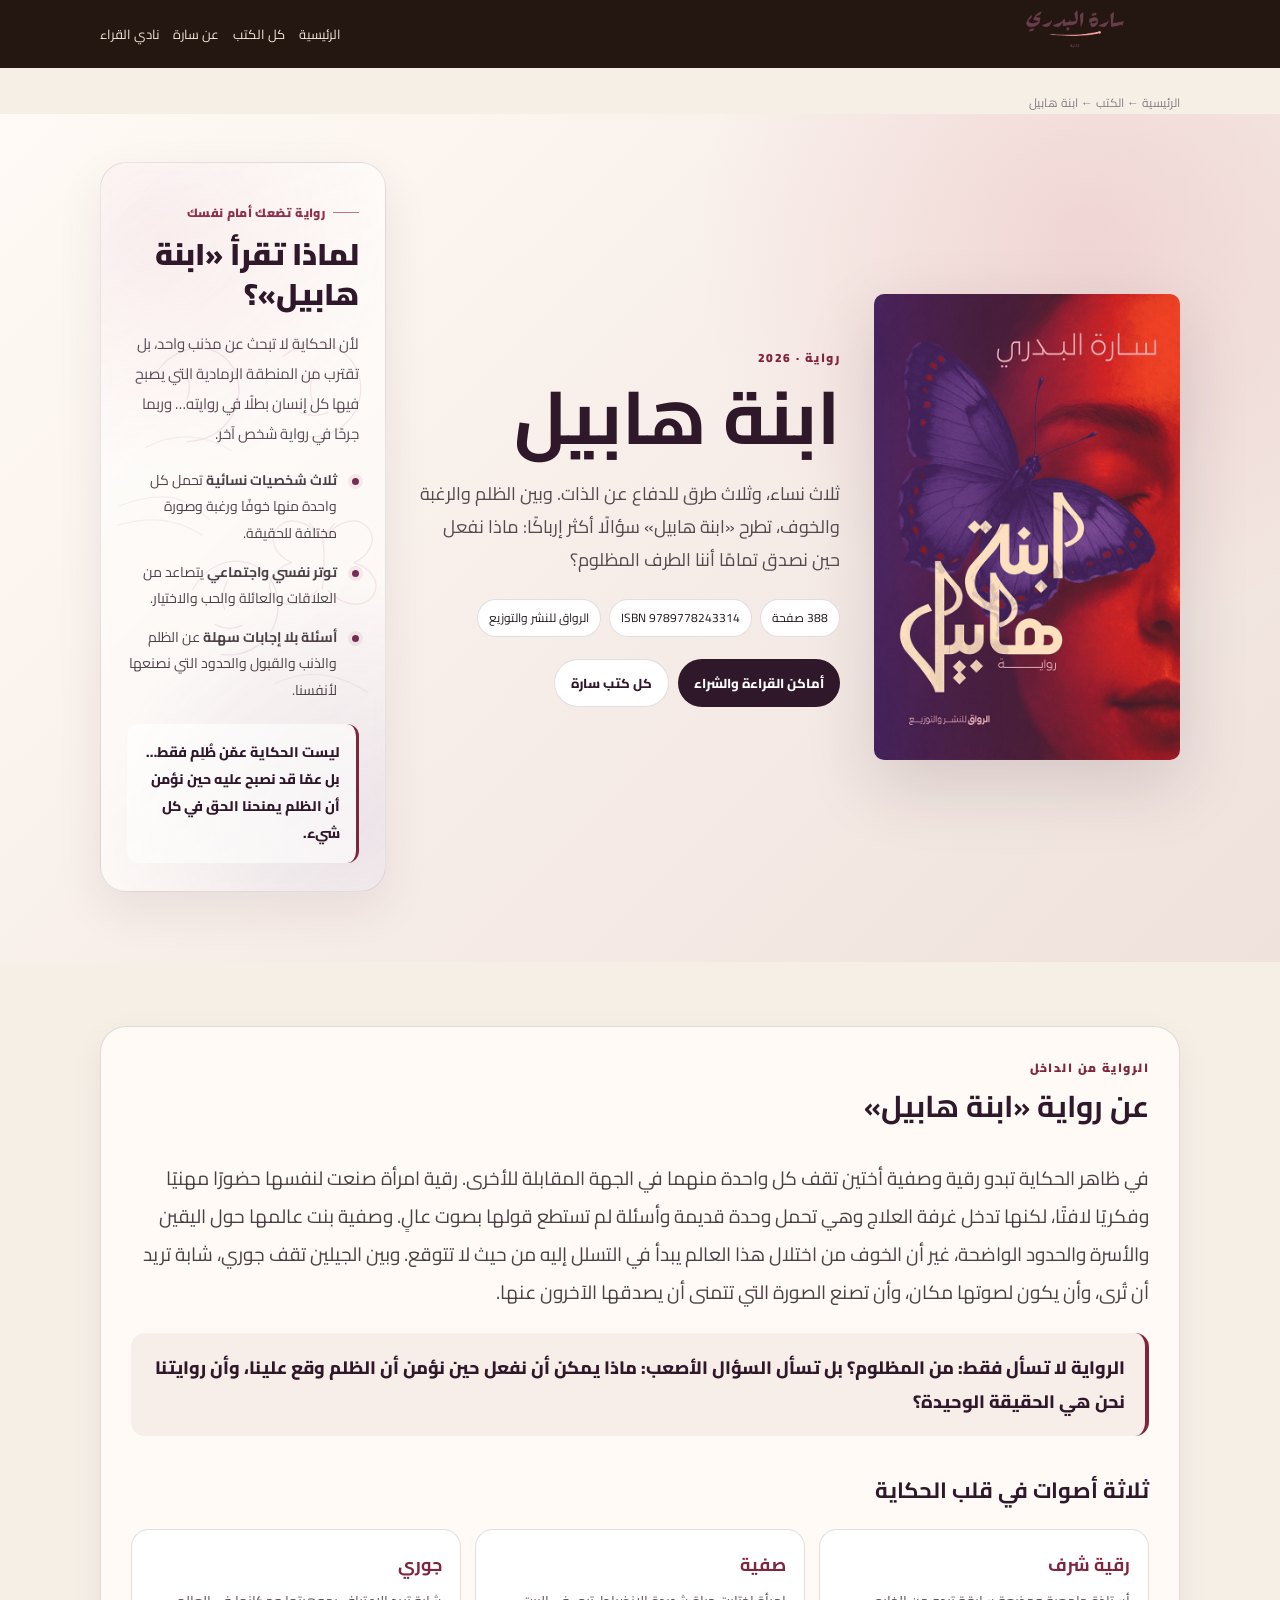
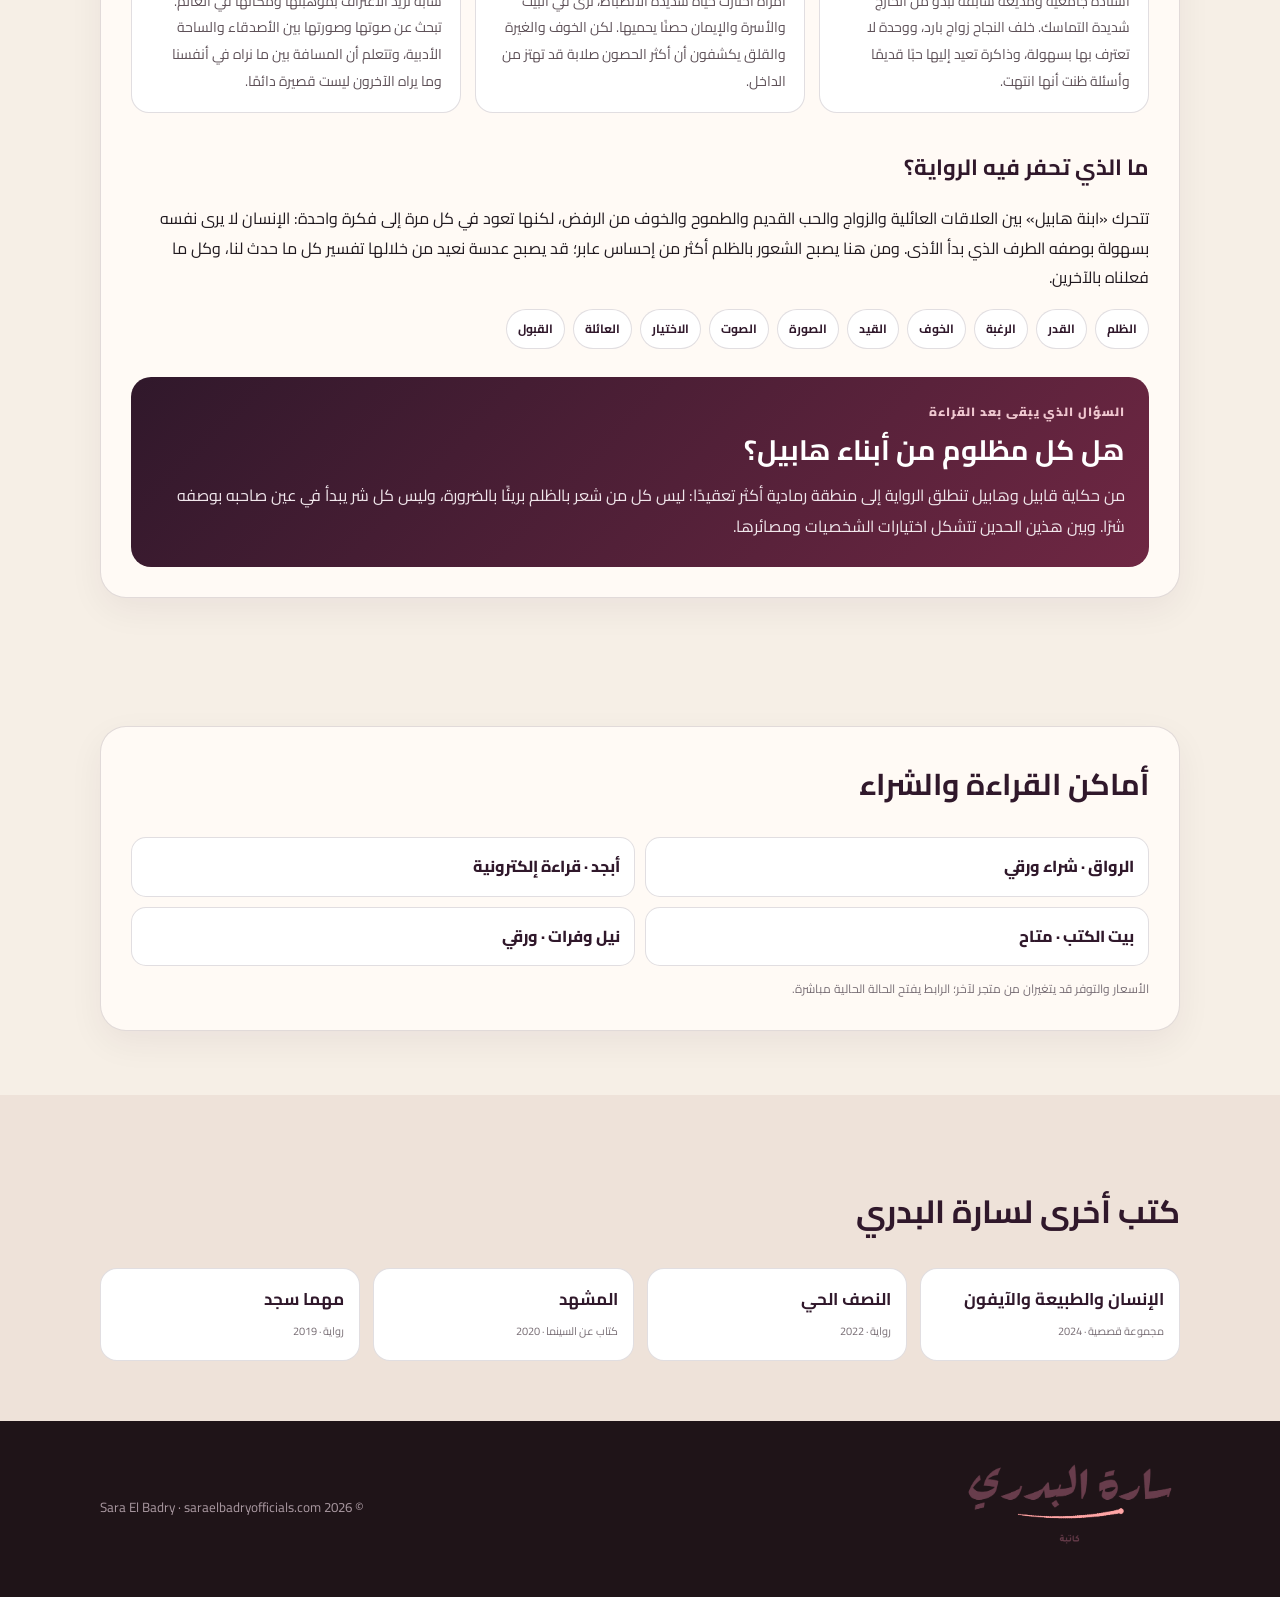
<file: books/ibnat-habil/index.html>
<!doctype html>
<html lang="ar" dir="rtl">
<head>
<meta charset="utf-8">
<meta name="viewport" content="width=device-width,initial-scale=1">
<meta name="theme-color" content="#30182b">
<meta name="robots" content="index,follow,max-image-preview:large">
<meta name="author" content="سارة البدري">
<meta name="description" content="رواية ابنة هابيل لسارة البدري، إصدار 2026. رواية نفسية اجتماعية تتقاطع فيها حكايات رقية وصفية وجوري حول الظلم والرغبة والخوف والاختيار والصورة التي نصنعها عن أنفسنا.">
<link rel="canonical" href="https://saraelbadryofficials.com/books/ibnat-habil/">
<link rel="alternate" hreflang="ar" href="https://saraelbadryofficials.com/books/ibnat-habil/">
<link rel="icon" href="../../assets/favicon.png" type="image/png">

<meta property="og:type" content="book">
<meta property="og:locale" content="ar_AR">
<meta property="og:title" content="ابنة هابيل | سارة البدري — الموقع الرسمي">
<meta property="og:description" content="رواية ابنة هابيل لسارة البدري، إصدار 2026. رواية نفسية اجتماعية عن الظلم والرغبة والقيود والصورة التي نصنعها عن أنفسنا، مع بيانات الإصدار وأماكن القراءة والشراء.">
<meta property="og:url" content="https://saraelbadryofficials.com/books/ibnat-habil/">
<meta property="og:site_name" content="Sara El Badry Official">
<meta property="og:image" content="https://saraelbadryofficials.com/assets/covers/ibnat-habil.jpg">

<meta name="twitter:card" content="summary_large_image">
<meta name="twitter:title" content="ابنة هابيل | سارة البدري — الموقع الرسمي">
<meta name="twitter:description" content="رواية ابنة هابيل لسارة البدري، إصدار 2026. رواية نفسية اجتماعية عن الظلم والرغبة والقيود والصورة التي نصنعها عن أنفسنا، مع بيانات الإصدار وأماكن القراءة والشراء.">
<meta name="twitter:image" content="https://saraelbadryofficials.com/assets/covers/ibnat-habil.jpg">

<title>ابنة هابيل | سارة البدري — الموقع الرسمي</title>

<script src="../../config.js"></script>

<link rel="preconnect" href="https://fonts.googleapis.com">
<link rel="preconnect" href="https://fonts.gstatic.com" crossorigin>
<link href="https://fonts.googleapis.com/css2?family=Cairo:wght@400;500;600;700;800;900&display=swap" rel="stylesheet">
<link rel="stylesheet" href="../../assets/seo-book.css">

<style>
/* ===== Ibnat Habil hero marketing extension ===== */
.hero-grid{
  display:grid;
  grid-template-columns:minmax(300px,360px) minmax(420px,1fr) minmax(280px,340px);
  gap:34px;
  align-items:center;
}

.hero-copy{
  min-width:0;
}

.hero-marketing{
  position:relative;
  align-self:stretch;
  display:flex;
  align-items:center;
  min-height:560px;
}

.marketing-card{
  position:relative;
  width:100%;
  overflow:hidden;
  border:1px solid rgba(48,24,43,.10);
  border-radius:26px;
  padding:30px 26px 28px;
  background:
    radial-gradient(circle at 20% 10%, rgba(195,60,82,.10), transparent 34%),
    radial-gradient(circle at 86% 90%, rgba(94,48,113,.10), transparent 34%),
    rgba(255,255,255,.50);
  box-shadow:0 18px 48px rgba(48,24,43,.08);
  backdrop-filter:blur(5px);
}

.marketing-card::before{
  content:"";
  position:absolute;
  inset:0;
  pointer-events:none;
  background:linear-gradient(145deg,rgba(255,255,255,.28),rgba(255,255,255,0));
}

.marketing-content{
  position:relative;
  z-index:2;
}

.marketing-kicker{
  display:inline-flex;
  align-items:center;
  gap:8px;
  margin-bottom:10px;
  color:#8f304c;
  font-size:12px;
  font-weight:900;
  letter-spacing:.03em;
}

.marketing-kicker::before{
  content:"";
  width:26px;
  height:1px;
  background:#8f304c;
  opacity:.65;
}

.marketing-card h2{
  margin:0 0 14px;
  color:#30182b;
  font-size:30px;
  line-height:1.35;
  font-weight:900;
}

.marketing-lead{
  margin:0 0 18px;
  color:#5a4a53;
  font-size:15px;
  line-height:2;
}

.marketing-list{
  list-style:none;
  margin:18px 0 20px;
  padding:0;
}

.marketing-list li{
  position:relative;
  margin:0 0 12px;
  padding-right:22px;
  color:#4d4148;
  font-size:14px;
  line-height:1.9;
}

.marketing-list li::before{
  content:"";
  position:absolute;
  right:0;
  top:.82em;
  width:7px;
  height:7px;
  border-radius:50%;
  background:linear-gradient(135deg,#7f263d,#6f2f70);
  box-shadow:0 0 0 4px rgba(127,38,61,.08);
}

.marketing-quote{
  margin-top:16px;
  padding:15px 16px;
  border-right:3px solid #7f263d;
  border-radius:12px;
  background:rgba(255,255,255,.58);
  color:#30182b;
  font-size:14px;
  line-height:1.95;
  font-weight:800;
}

.hero-doodle{
  position:absolute;
  z-index:1;
  inset:0;
  width:100%;
  height:100%;
  pointer-events:none;
  opacity:.10;
}

.hero-doodle path,
.hero-doodle circle,
.hero-doodle ellipse{
  fill:none;
  stroke:#6f2f70;
  stroke-width:1.5;
  stroke-linecap:round;
  stroke-linejoin:round;
}

.hero-doodle .accent{
  stroke:#9f3147;
}

.hero-doodle .soft{
  opacity:.60;
}

@media (max-width:1180px){
  .hero-grid{
    grid-template-columns:minmax(280px,340px) 1fr;
  }
  .hero-marketing{
    grid-column:1 / -1;
    min-height:auto;
  }
  .marketing-card{
    max-width:none;
  }
}

@media (max-width:820px){
  .hero-grid{
    grid-template-columns:1fr;
  }
  .cover{
    max-width:360px;
    margin-inline:auto;
  }
  .hero-marketing{
    grid-column:auto;
  }
  .marketing-card{
    padding:24px 20px;
  }
  .marketing-card h2{
    font-size:26px;
  }
}
</style>

<script type="application/ld+json">
{
  "@context": "https://schema.org",
  "@graph": [
    {
      "@type": "Book",
      "@id": "https://saraelbadryofficials.com/books/ibnat-habil/#book",
      "name": "ابنة هابيل",
      "url": "https://saraelbadryofficials.com/books/ibnat-habil/",
      "image": "https://saraelbadryofficials.com/assets/covers/ibnat-habil.jpg",
      "inLanguage": "ar",
      "isbn": "9789778243314",
      "numberOfPages": 388,
      "datePublished": "2026",
      "description": "رواية نفسية اجتماعية لسارة البدري تتقاطع فيها حكايات رقية وصفية وجوري حول الظلم والرغبة والخوف والاختيار والصورة التي نصنعها عن أنفسنا، انطلاقًا من سؤال: هل كل مظلوم من أبناء هابيل؟",
      "author": {
        "@type": "Person",
        "@id": "https://saraelbadryofficials.com/#sara-el-badry",
        "name": "سارة البدري"
      },
      "publisher": {
        "@type": "Organization",
        "name": "الرواق للنشر والتوزيع"
      }
    },
    {
      "@type": "BreadcrumbList",
      "itemListElement": [
        {
          "@type": "ListItem",
          "position": 1,
          "name": "سارة البدري",
          "item": "https://saraelbadryofficials.com/"
        },
        {
          "@type": "ListItem",
          "position": 2,
          "name": "الكتب",
          "item": "https://saraelbadryofficials.com/#books"
        },
        {
          "@type": "ListItem",
          "position": 3,
          "name": "ابنة هابيل",
          "item": "https://saraelbadryofficials.com/books/ibnat-habil/"
        }
      ]
    }
  ]
}
</script>
</head>

<body data-book-id="ibnat-habil" data-book-name="ابنة هابيل" data-book-year="2026" data-book-type="رواية">

<header class="top">
  <div class="container nav">
    <a href="../../"><img src="../../assets/logo.png" alt="سارة البدري"></a>
    <nav class="nav-links" aria-label="التنقل">
      <a href="../../">الرئيسية</a>
      <a href="../../#books">كل الكتب</a>
      <a href="../../#about">عن سارة</a>
      <a href="../../#club">نادي القراء</a>
    </nav>
  </div>
</header>

<div class="container crumbs">
  <a href="../../">الرئيسية</a> ← <a href="../../#books">الكتب</a> ← ابنة هابيل
</div>

<main>

<section class="hero">
  <div class="container hero-grid">

    <div class="cover">
      <img src="../../assets/covers/ibnat-habil.jpg" alt="غلاف رواية ابنة هابيل لسارة البدري" width="720" height="1000">
    </div>

    <div class="hero-copy">
      <div class="kicker">رواية · 2026</div>
      <h1>ابنة هابيل</h1>

      <p class="lead">
        ثلاث نساء، وثلاث طرق للدفاع عن الذات. وبين الظلم والرغبة والخوف،
        تطرح «ابنة هابيل» سؤالًا أكثر إرباكًا:
        ماذا نفعل حين نصدق تمامًا أننا الطرف المظلوم؟
      </p>

      <div class="chips">
        <span class="chip">388 صفحة</span>
        <span class="chip">ISBN 9789778243314</span>
        <span class="chip">الرواق للنشر والتوزيع</span>
      </div>

      <div class="actions">
        <a class="btn primary" href="#buy">أماكن القراءة والشراء</a>
        <a class="btn secondary" href="../../#books">كل كتب سارة</a>
      </div>
    </div>

    <aside class="hero-marketing" aria-label="لماذا تقرأ ابنة هابيل؟">
      <div class="marketing-card">

        <svg class="hero-doodle" viewBox="0 0 340 560" aria-hidden="true">
          <!-- face 1 -->
          <path d="M62 102c20-34 56-46 83-27 22 16 26 48 12 72-11 19-30 30-54 31"/>
          <path d="M98 90c8 9 10 24 5 37"/>
          <path d="M105 137c10 4 20 4 30-2"/>
          <path class="soft" d="M54 185c31-18 70-17 102 4"/>

          <!-- face 2 -->
          <path class="accent" d="M218 76c26-22 61-20 80 3 18 21 17 53-1 73-16 18-40 25-65 17"/>
          <path class="accent" d="M256 92c-6 12-7 27-2 40"/>
          <path class="accent" d="M238 143c11 5 23 5 34 0"/>

          <!-- face 3 -->
          <path d="M110 355c17-31 52-43 79-26 23 15 29 47 17 72-12 23-36 35-62 32"/>
          <path d="M151 345c-5 10-7 23-3 34"/>
          <path d="M137 397c10 5 22 6 32 1"/>

          <!-- butterfly -->
          <path class="accent" d="M264 294c-18-24-43-27-54-11-9 13-1 31 18 40-21 7-31 23-24 37 9 18 36 17 55-4"/>
          <path class="accent" d="M267 294c18-24 43-27 54-11 9 13 1 31-18 40 21 7 31 23 24 37-9 18-36 17-55-4"/>
          <path class="accent" d="M264 288c4 18 4 40 1 66"/>
          <path class="accent" d="M262 290l-12-14"/>
          <path class="accent" d="M267 290l13-14"/>

          <!-- loose lines -->
          <path class="soft" d="M22 255c58-22 83-8 107 16"/>
          <path class="soft" d="M20 278c44-12 72-6 101 12"/>
          <path class="soft" d="M208 468c36-18 72-15 111 10"/>
        </svg>

        <div class="marketing-content">
          <div class="marketing-kicker">رواية تضعك أمام نفسك</div>
          <h2>لماذا تقرأ «ابنة هابيل»؟</h2>

          <p class="marketing-lead">
            لأن الحكاية لا تبحث عن مذنب واحد، بل تقترب من المنطقة الرمادية التي يصبح فيها
            كل إنسان بطلًا في روايته… وربما جرحًا في رواية شخص آخر.
          </p>

          <ul class="marketing-list">
            <li><strong>ثلاث شخصيات نسائية</strong> تحمل كل واحدة منها خوفًا ورغبة وصورة مختلفة للحقيقة.</li>
            <li><strong>توتر نفسي واجتماعي</strong> يتصاعد من العلاقات والعائلة والحب والاختيار.</li>
            <li><strong>أسئلة بلا إجابات سهلة</strong> عن الظلم والذنب والقبول والحدود التي نصنعها لأنفسنا.</li>
          </ul>

          <div class="marketing-quote">
            ليست الحكاية عمّن ظُلِم فقط… بل عمّا قد نصبح عليه حين نؤمن أن الظلم يمنحنا الحق في كل شيء.
          </div>
        </div>
      </div>
    </aside>

  </div>
</section>

<section class="content">
  <div class="container">
    <article class="panel">
      <div class="kicker">الرواية من الداخل</div>
      <h2>عن رواية «ابنة هابيل»</h2>

      <p class="story-intro">
        في ظاهر الحكاية تبدو رقية وصفية أختين تقف كل واحدة منهما في الجهة المقابلة للأخرى.
        رقية امرأة صنعت لنفسها حضورًا مهنيًا وفكريًا لافتًا، لكنها تدخل غرفة العلاج وهي تحمل وحدة قديمة وأسئلة لم تستطع قولها بصوت عالٍ.
        وصفية بنت عالمها حول اليقين والأسرة والحدود الواضحة، غير أن الخوف من اختلال هذا العالم يبدأ في التسلل إليه من حيث لا تتوقع.
        وبين الجيلين تقف جوري، شابة تريد أن تُرى، وأن يكون لصوتها مكان، وأن تصنع الصورة التي تتمنى أن يصدقها الآخرون عنها.
      </p>

      <div class="story-hook">
        الرواية لا تسأل فقط: من المظلوم؟ بل تسأل السؤال الأصعب:
        ماذا يمكن أن نفعل حين نؤمن أن الظلم وقع علينا، وأن روايتنا نحن هي الحقيقة الوحيدة؟
      </div>

      <h3 class="story-subhead">ثلاثة أصوات في قلب الحكاية</h3>

      <div class="character-grid">
        <div class="character-card">
          <b>رقية شرف</b>
          <p>
            أستاذة جامعية ومذيعة سابقة تبدو من الخارج شديدة التماسك.
            خلف النجاح زواج بارد، ووحدة لا تعترف بها بسهولة،
            وذاكرة تعيد إليها حبًا قديمًا وأسئلة ظنت أنها انتهت.
          </p>
        </div>

        <div class="character-card">
          <b>صفية</b>
          <p>
            امرأة اختارت حياة شديدة الانضباط، ترى في البيت والأسرة والإيمان حصنًا يحميها.
            لكن الخوف والغيرة والقلق يكشفون أن أكثر الحصون صلابة قد تهتز من الداخل.
          </p>
        </div>

        <div class="character-card">
          <b>جوري</b>
          <p>
            شابة تريد الاعتراف بموهبتها ومكانها في العالم.
            تبحث عن صوتها وصورتها بين الأصدقاء والساحة الأدبية،
            وتتعلم أن المسافة بين ما نراه في أنفسنا وما يراه الآخرون ليست قصيرة دائمًا.
          </p>
        </div>
      </div>

      <h3 class="story-subhead">ما الذي تحفر فيه الرواية؟</h3>

      <p>
        تتحرك «ابنة هابيل» بين العلاقات العائلية والزواج والحب القديم والطموح والخوف من الرفض،
        لكنها تعود في كل مرة إلى فكرة واحدة:
        الإنسان لا يرى نفسه بسهولة بوصفه الطرف الذي بدأ الأذى.
        ومن هنا يصبح الشعور بالظلم أكثر من إحساس عابر؛
        قد يصبح عدسة نعيد من خلالها تفسير كل ما حدث لنا، وكل ما فعلناه بالآخرين.
      </p>

      <div class="theme-list" aria-label="موضوعات الرواية">
        <span>الظلم</span>
        <span>القدر</span>
        <span>الرغبة</span>
        <span>الخوف</span>
        <span>القيد</span>
        <span>الصورة</span>
        <span>الصوت</span>
        <span>الاختيار</span>
        <span>العائلة</span>
        <span>القبول</span>
      </div>

      <div class="question-box">
        <div class="eyebrow">السؤال الذي يبقى بعد القراءة</div>
        <h3>هل كل مظلوم من أبناء هابيل؟</h3>
        <p>
          من حكاية قابيل وهابيل تنطلق الرواية إلى منطقة رمادية أكثر تعقيدًا:
          ليس كل من شعر بالظلم بريئًا بالضرورة،
          وليس كل شر يبدأ في عين صاحبه بوصفه شرًا.
          وبين هذين الحدين تتشكل اختيارات الشخصيات ومصائرها.
        </p>
      </div>
    </article>
  </div>
</section>

<section class="content" id="buy">
  <div class="container">
    <div class="panel">
      <h2>أماكن القراءة والشراء</h2>

      <div class="buy-grid">
        <a class="buy-link"
           href="https://alrewaqpublishing.com/product/%D8%A7%D8%A8%D9%86%D8%A9-%D9%87%D8%A7%D8%A8%D9%8A%D9%84/"
           target="_blank"
           rel="noopener"
           data-buy-channel="الرواق · شراء ورقي">
          الرواق · شراء ورقي
        </a>

        <a class="buy-link"
           href="https://www.abjjad.com/book/1034086383618/%D8%A7%D8%A8%D9%86%D8%A9-%D9%87%D8%A7%D8%A8%D9%8A%D9%84/1033785737218"
           target="_blank"
           rel="noopener"
           data-buy-channel="أبجد · قراءة إلكترونية">
          أبجد · قراءة إلكترونية
        </a>

        <a class="buy-link"
           href="https://www.thebookhome.com/product/index/79127/%D8%A7%D8%A8%D9%86%D8%A9-%D9%87%D8%A7%D8%A8%D9%8A%D9%84"
           target="_blank"
           rel="noopener"
           data-buy-channel="بيت الكتب · متاح">
          بيت الكتب · متاح
        </a>

        <a class="buy-link"
           href="https://www.neelwafurat.com/itempage.aspx?id=egb320247-5341404&amp;search=books"
           target="_blank"
           rel="noopener"
           data-buy-channel="نيل وفرات · ورقي">
          نيل وفرات · ورقي
        </a>
      </div>

      <p style="font-size:12px;color:#796f76;margin-bottom:0">
        الأسعار والتوفر قد يتغيران من متجر لآخر؛ الرابط يفتح الحالة الحالية مباشرة.
      </p>
    </div>
  </div>
</section>

<section class="related">
  <div class="container">
    <h2>كتب أخرى لسارة البدري</h2>

    <div class="related-grid">
      <a class="related-card" href="../insan-tabia-iphone/">
        <b>الإنسان والطبيعة والآيفون</b>
        <span>مجموعة قصصية · 2024</span>
      </a>

      <a class="related-card" href="../nesf-hay/">
        <b>النصف الحي</b>
        <span>رواية · 2022</span>
      </a>

      <a class="related-card" href="../al-mashhad/">
        <b>المشهد</b>
        <span>كتاب عن السينما · 2020</span>
      </a>

      <a class="related-card" href="../mahma-sajad/">
        <b>مهما سجد</b>
        <span>رواية · 2019</span>
      </a>
    </div>
  </div>
</section>

</main>

<footer>
  <div class="container footer">
    <a href="../../"><img src="../../assets/logo.png" alt="سارة البدري"></a>
    <small>© 2026 Sara El Badry · saraelbadryofficials.com</small>
  </div>
</footer>

<script src="../../assets/seo-book.js"></script>

</body>
</html>
</file>
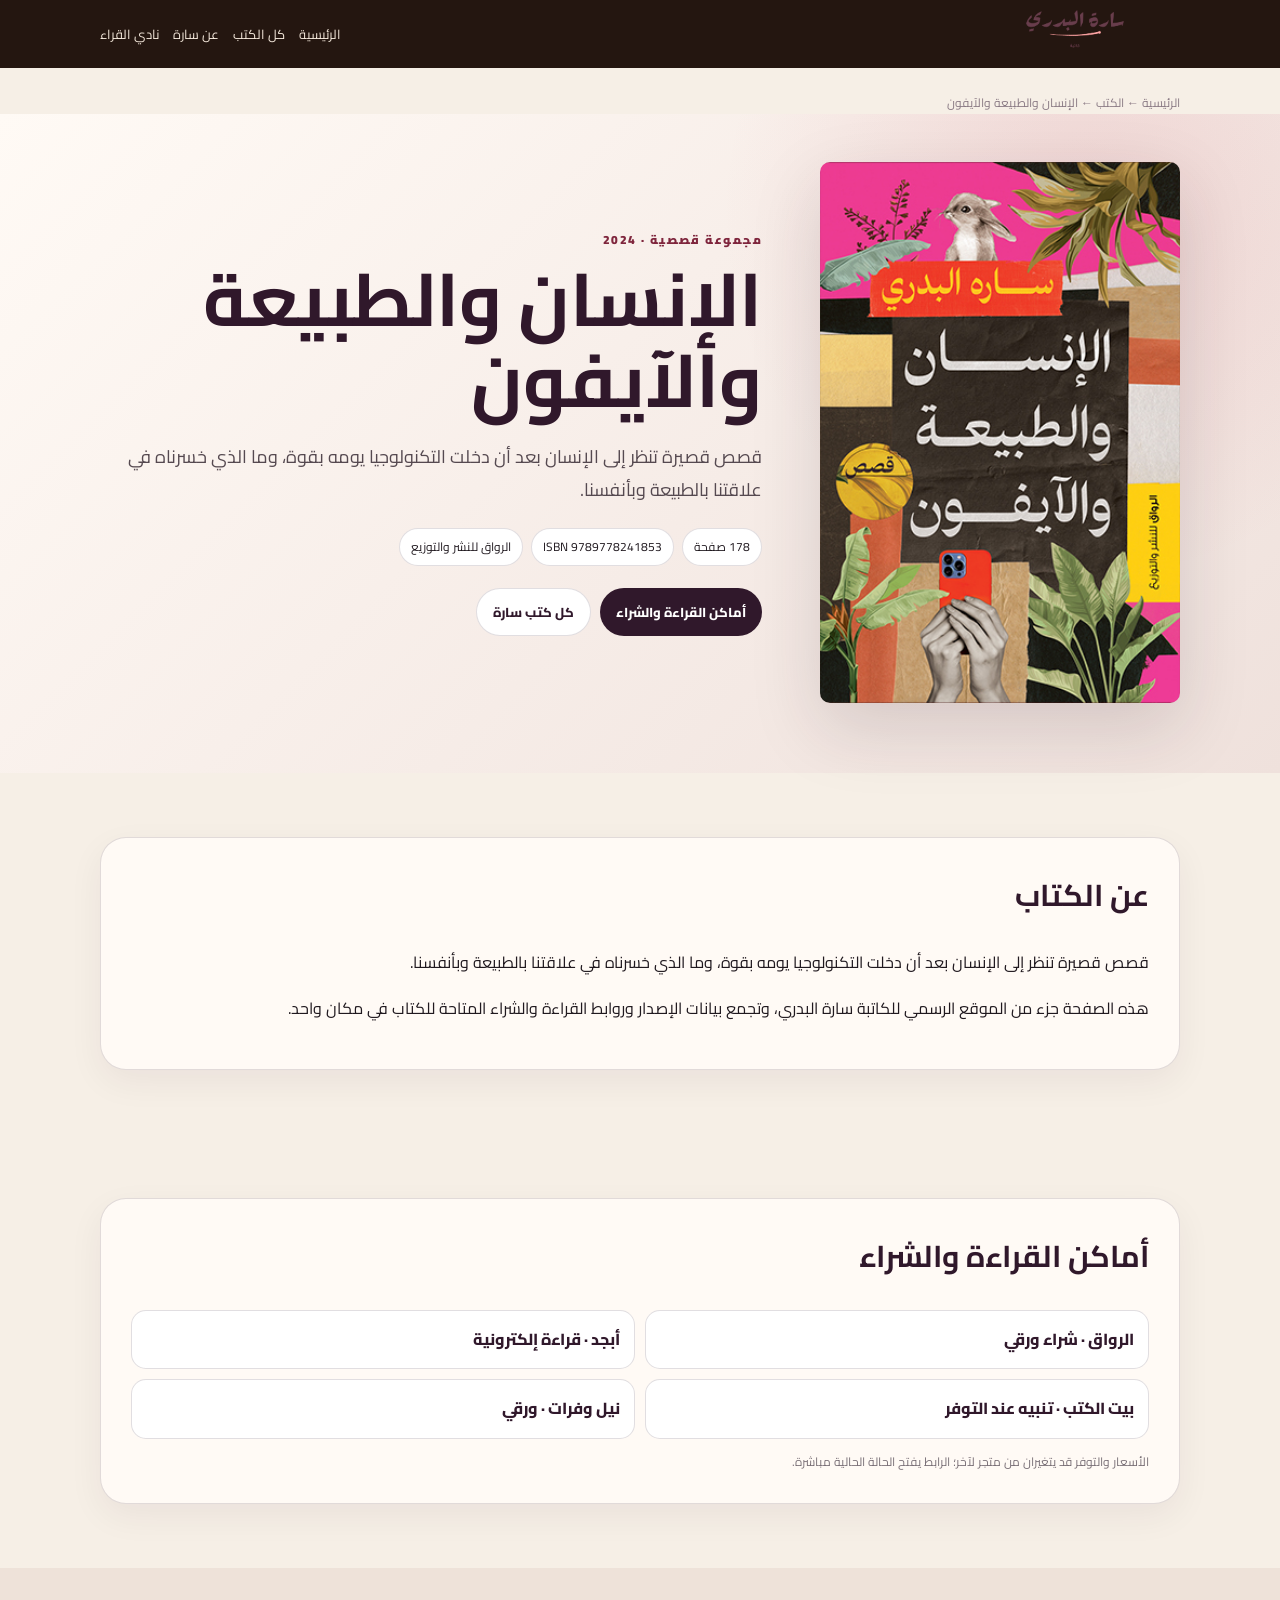
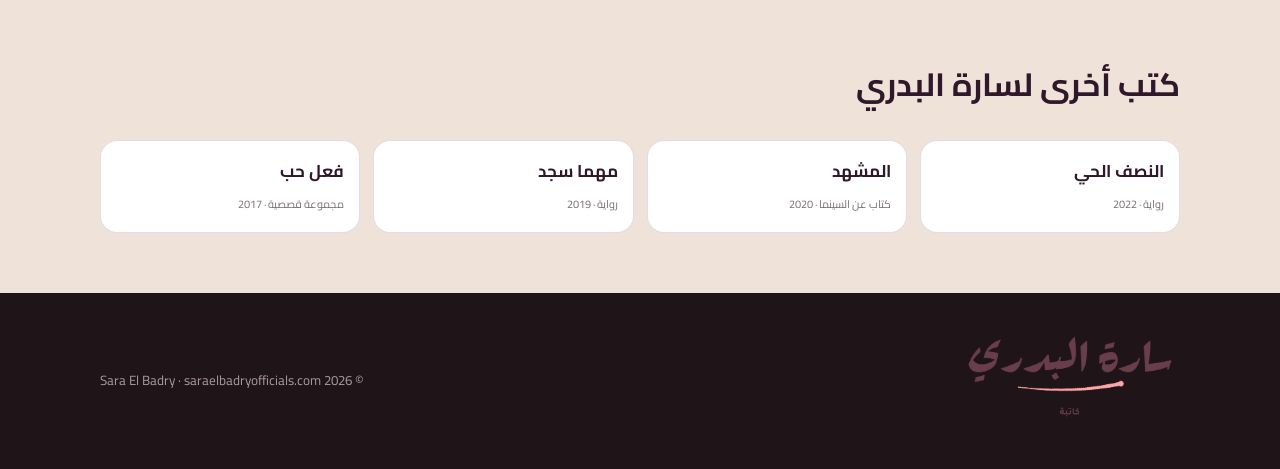
<file: books/insan-tabia-iphone/index.html>
<!doctype html>
<html lang="ar" dir="rtl">
<head>
<meta charset="utf-8">
<meta name="viewport" content="width=device-width,initial-scale=1">
<meta name="theme-color" content="#30182b">
<meta name="robots" content="index,follow,max-image-preview:large">
<meta name="author" content="سارة البدري">
<meta name="description" content="كتاب الإنسان والطبيعة والآيفون لسارة البدري. مجموعة قصصية عن الإنسان والتكنولوجيا والطبيعة، مع بيانات الإصدار وروابط القراءة والشراء.">
<link rel="canonical" href="https://saraelbadryofficials.com/books/insan-tabia-iphone/">
<link rel="alternate" hreflang="ar" href="https://saraelbadryofficials.com/books/insan-tabia-iphone/">
<link rel="icon" href="../../assets/favicon.png" type="image/png">
<meta property="og:type" content="book">
<meta property="og:locale" content="ar_AR">
<meta property="og:title" content="الإنسان والطبيعة والآيفون | سارة البدري — الموقع الرسمي">
<meta property="og:description" content="كتاب الإنسان والطبيعة والآيفون لسارة البدري. مجموعة قصصية عن الإنسان والتكنولوجيا والطبيعة، مع بيانات الإصدار وروابط القراءة والشراء.">
<meta property="og:url" content="https://saraelbadryofficials.com/books/insan-tabia-iphone/">
<meta property="og:site_name" content="Sara El Badry Official">
<meta property="og:image" content="https://saraelbadryofficials.com/assets/covers/insan-tabia-iphone.jpg">
<meta name="twitter:card" content="summary_large_image">
<meta name="twitter:title" content="الإنسان والطبيعة والآيفون | سارة البدري — الموقع الرسمي">
<meta name="twitter:description" content="كتاب الإنسان والطبيعة والآيفون لسارة البدري. مجموعة قصصية عن الإنسان والتكنولوجيا والطبيعة، مع بيانات الإصدار وروابط القراءة والشراء.">
<meta name="twitter:image" content="https://saraelbadryofficials.com/assets/covers/insan-tabia-iphone.jpg">
<title>الإنسان والطبيعة والآيفون | سارة البدري — الموقع الرسمي</title>
<script src="../../config.js"></script>
<link rel="preconnect" href="https://fonts.googleapis.com">
<link rel="preconnect" href="https://fonts.gstatic.com" crossorigin>
<link href="https://fonts.googleapis.com/css2?family=Cairo:wght@400;500;600;700;800;900&display=swap" rel="stylesheet">
<link rel="stylesheet" href="../../assets/seo-book.css">
<script type="application/ld+json">
{
  "@context": "https://schema.org",
  "@graph": [
    {
      "@type": "Book",
      "@id": "https://saraelbadryofficials.com/books/insan-tabia-iphone/#book",
      "name": "الإنسان والطبيعة والآيفون",
      "url": "https://saraelbadryofficials.com/books/insan-tabia-iphone/",
      "image": "https://saraelbadryofficials.com/assets/covers/insan-tabia-iphone.jpg",
      "inLanguage": "ar",
      "isbn": "9789778241853",
      "numberOfPages": 178,
      "datePublished": "2024",
      "description": "قصص قصيرة تنظر إلى الإنسان بعد أن دخلت التكنولوجيا يومه بقوة، وما الذي خسرناه في علاقتنا بالطبيعة وبأنفسنا.",
      "author": {
        "@type": "Person",
        "@id": "https://saraelbadryofficials.com/#sara-el-badry",
        "name": "سارة البدري"
      },
      "publisher": {
        "@type": "Organization",
        "name": "الرواق للنشر والتوزيع"
      }
    },
    {
      "@type": "BreadcrumbList",
      "itemListElement": [
        {
          "@type": "ListItem",
          "position": 1,
          "name": "سارة البدري",
          "item": "https://saraelbadryofficials.com/"
        },
        {
          "@type": "ListItem",
          "position": 2,
          "name": "الكتب",
          "item": "https://saraelbadryofficials.com/#books"
        },
        {
          "@type": "ListItem",
          "position": 3,
          "name": "الإنسان والطبيعة والآيفون",
          "item": "https://saraelbadryofficials.com/books/insan-tabia-iphone/"
        }
      ]
    }
  ]
}
</script>
</head>
<body data-book-id="insan-tabia-iphone" data-book-name="الإنسان والطبيعة والآيفون" data-book-year="2024" data-book-type="مجموعة قصصية">
<header class="top">
  <div class="container nav">
    <a href="../../"><img src="../../assets/logo.png" alt="سارة البدري"></a>
    <nav class="nav-links" aria-label="التنقل">
      <a href="../../">الرئيسية</a>
      <a href="../../#books">كل الكتب</a>
      <a href="../../#about">عن سارة</a>
      <a href="../../#club">نادي القراء</a>
    </nav>
  </div>
</header>

<div class="container crumbs"><a href="../../">الرئيسية</a> ← <a href="../../#books">الكتب</a> ← الإنسان والطبيعة والآيفون</div>

<main>
<section class="hero">
  <div class="container hero-grid">
    <div class="cover"><img src="../../assets/covers/insan-tabia-iphone.jpg" alt="غلاف الإنسان والطبيعة والآيفون" width="720" height="1000"></div>
    <div>
      <div class="kicker">مجموعة قصصية · 2024</div>
      <h1>الإنسان والطبيعة والآيفون</h1>
      <p class="lead">قصص قصيرة تنظر إلى الإنسان بعد أن دخلت التكنولوجيا يومه بقوة، وما الذي خسرناه في علاقتنا بالطبيعة وبأنفسنا.</p>
      <div class="chips">
        <span class="chip">178 صفحة</span>
        <span class="chip">ISBN 9789778241853</span>
        <span class="chip">الرواق للنشر والتوزيع</span>
      </div>
      <div class="actions">
        <a class="btn primary" href="#buy">أماكن القراءة والشراء</a>
        <a class="btn secondary" href="../../#books">كل كتب سارة</a>
      </div>
    </div>
  </div>
</section>

<section class="content">
  <div class="container">
    <article class="panel">
      <h2>عن الكتاب</h2>
      <p>قصص قصيرة تنظر إلى الإنسان بعد أن دخلت التكنولوجيا يومه بقوة، وما الذي خسرناه في علاقتنا بالطبيعة وبأنفسنا.</p>
      <p>هذه الصفحة جزء من الموقع الرسمي للكاتبة سارة البدري، وتجمع بيانات الإصدار وروابط القراءة والشراء المتاحة للكتاب في مكان واحد.</p>
    </article>
  </div>
</section>

<section class="content" id="buy">
  <div class="container">
    <div class="panel">
      <h2>أماكن القراءة والشراء</h2>
      <div class="buy-grid">
        <a class="buy-link" href="https://alrewaqpublishing.com/product/%D8%A7%D9%84%D8%A7%D9%86%D8%B3%D8%A7%D9%86-%D9%88%D8%A7%D9%84%D8%B7%D8%A8%D9%8A%D8%B9%D8%A9-%D9%88%D8%A7%D9%84%D8%A7%D9%8A%D9%81%D9%88%D9%86/" target="_blank" rel="noopener" data-buy-channel="الرواق · شراء ورقي">الرواق · شراء ورقي</a>
<a class="buy-link" href="https://www.abjjad.com/book/2809528323/%D8%A7%D9%84%D8%A7%D9%86%D8%B3%D8%A7%D9%86-%D9%88%D8%A7%D9%84%D8%B7%D8%A8%D9%8A%D8%B9%D8%A9-%D9%88%D8%A7%D9%84%D8%A7%D9%8A%D9%81%D9%88%D9%86/2810576899" target="_blank" rel="noopener" data-buy-channel="أبجد · قراءة إلكترونية">أبجد · قراءة إلكترونية</a>
<a class="buy-link" href="https://www.thebookhome.com/product/index/64952/%D8%A7%D9%84%D8%A5%D9%86%D8%B3%D8%A7%D9%86-%D9%88%D8%A7%D9%84%D8%B7%D8%A8%D9%8A%D8%B9%D8%A9-%D9%88%D8%A7%D9%84%D8%A2%D9%8A%D9%81%D9%88%D9%86" target="_blank" rel="noopener" data-buy-channel="بيت الكتب · تنبيه عند التوفر">بيت الكتب · تنبيه عند التوفر</a>
<a class="buy-link" href="https://www.neelwafurat.com/itempage.aspx?id=egb295514-5314954&amp;search=books" target="_blank" rel="noopener" data-buy-channel="نيل وفرات · ورقي">نيل وفرات · ورقي</a>
      </div>
      <p style="font-size:12px;color:#796f76;margin-bottom:0">الأسعار والتوفر قد يتغيران من متجر لآخر؛ الرابط يفتح الحالة الحالية مباشرة.</p>
    </div>
  </div>
</section>

<section class="related">
  <div class="container">
    <h2>كتب أخرى لسارة البدري</h2>
    <div class="related-grid">
      <a class="related-card" href="../nesf-hay/"><b>النصف الحي</b><span>رواية · 2022</span></a>
<a class="related-card" href="../al-mashhad/"><b>المشهد</b><span>كتاب عن السينما · 2020</span></a>
<a class="related-card" href="../mahma-sajad/"><b>مهما سجد</b><span>رواية · 2019</span></a>
<a class="related-card" href="../feal-hob/"><b>فعل حب</b><span>مجموعة قصصية · 2017</span></a>
    </div>
  </div>
</section>
</main>

<footer>
  <div class="container footer">
    <a href="../../"><img src="../../assets/logo.png" alt="سارة البدري"></a>
    <small>© 2026 Sara El Badry · saraelbadryofficials.com</small>
  </div>
</footer>
<script src="../../assets/seo-book.js"></script>
</body>
</html>
</file>
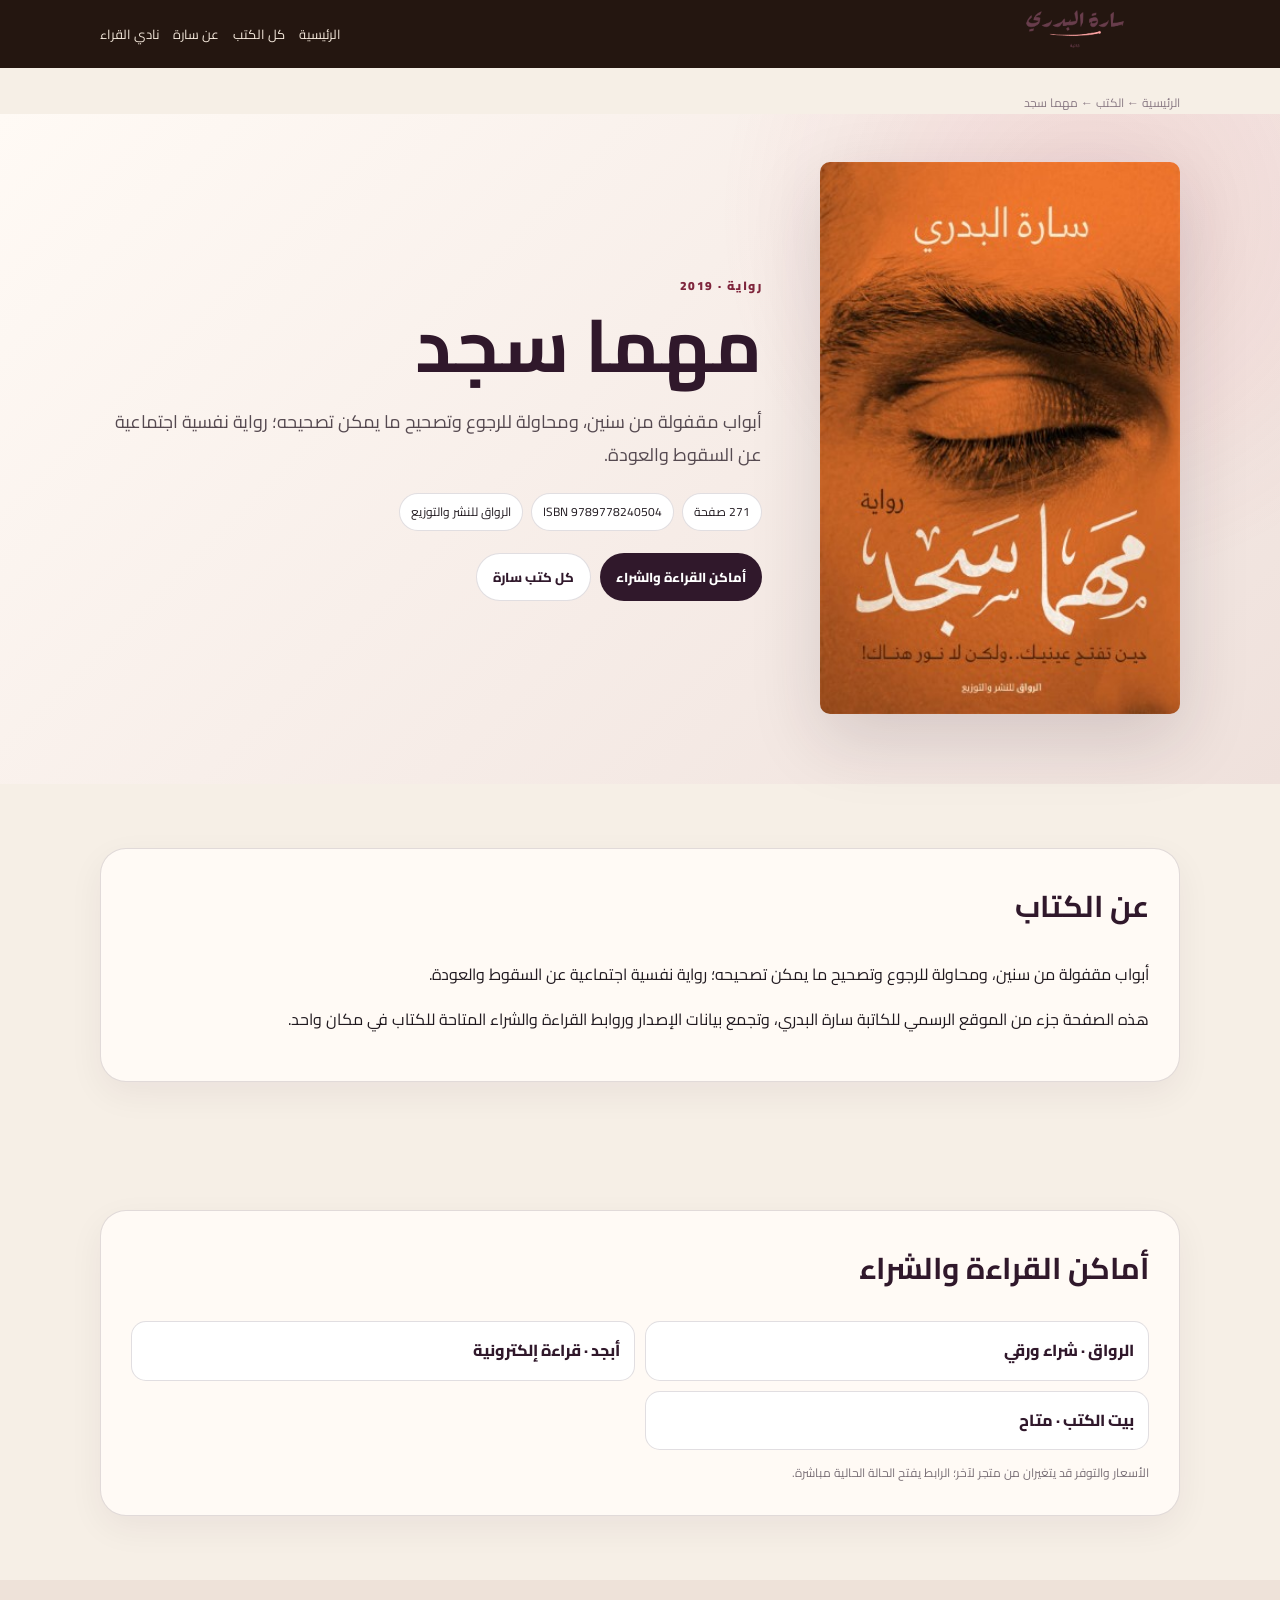
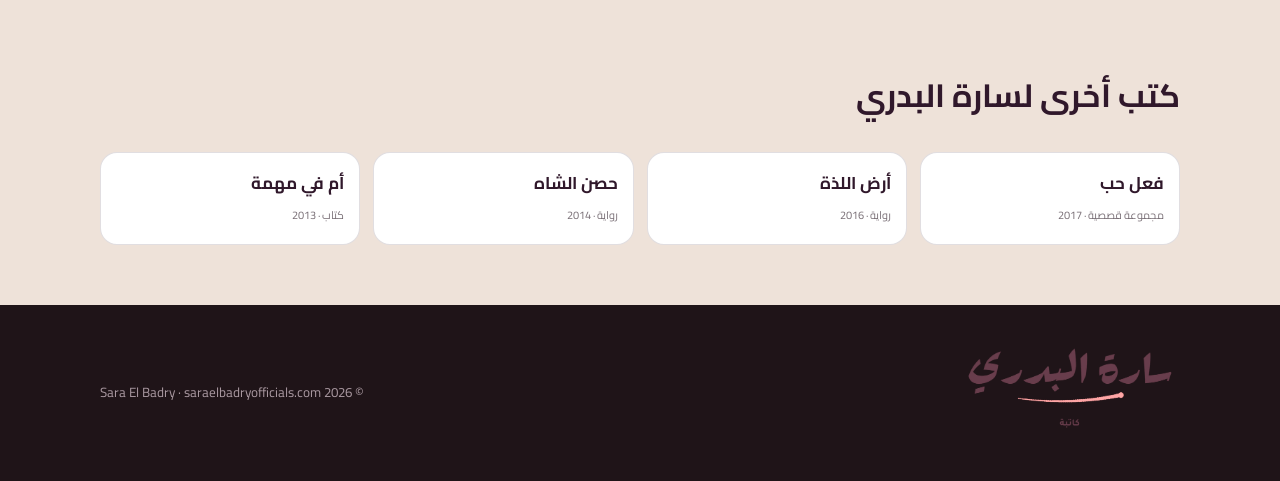
<file: books/mahma-sajad/index.html>
<!doctype html>
<html lang="ar" dir="rtl">
<head>
<meta charset="utf-8">
<meta name="viewport" content="width=device-width,initial-scale=1">
<meta name="theme-color" content="#30182b">
<meta name="robots" content="index,follow,max-image-preview:large">
<meta name="author" content="سارة البدري">
<meta name="description" content="رواية مهما سجد لسارة البدري، إصدار 2019. نبذة وبيانات الكتاب وروابط القراءة والشراء.">
<link rel="canonical" href="https://saraelbadryofficials.com/books/mahma-sajad/">
<link rel="alternate" hreflang="ar" href="https://saraelbadryofficials.com/books/mahma-sajad/">
<link rel="icon" href="../../assets/favicon.png" type="image/png">
<meta property="og:type" content="book">
<meta property="og:locale" content="ar_AR">
<meta property="og:title" content="مهما سجد | سارة البدري — الموقع الرسمي">
<meta property="og:description" content="رواية مهما سجد لسارة البدري، إصدار 2019. نبذة وبيانات الكتاب وروابط القراءة والشراء.">
<meta property="og:url" content="https://saraelbadryofficials.com/books/mahma-sajad/">
<meta property="og:site_name" content="Sara El Badry Official">
<meta property="og:image" content="https://saraelbadryofficials.com/assets/covers/mahma-sajad.jpg">
<meta name="twitter:card" content="summary_large_image">
<meta name="twitter:title" content="مهما سجد | سارة البدري — الموقع الرسمي">
<meta name="twitter:description" content="رواية مهما سجد لسارة البدري، إصدار 2019. نبذة وبيانات الكتاب وروابط القراءة والشراء.">
<meta name="twitter:image" content="https://saraelbadryofficials.com/assets/covers/mahma-sajad.jpg">
<title>مهما سجد | سارة البدري — الموقع الرسمي</title>
<script src="../../config.js"></script>
<link rel="preconnect" href="https://fonts.googleapis.com">
<link rel="preconnect" href="https://fonts.gstatic.com" crossorigin>
<link href="https://fonts.googleapis.com/css2?family=Cairo:wght@400;500;600;700;800;900&display=swap" rel="stylesheet">
<link rel="stylesheet" href="../../assets/seo-book.css">
<script type="application/ld+json">
{
  "@context": "https://schema.org",
  "@graph": [
    {
      "@type": "Book",
      "@id": "https://saraelbadryofficials.com/books/mahma-sajad/#book",
      "name": "مهما سجد",
      "url": "https://saraelbadryofficials.com/books/mahma-sajad/",
      "image": "https://saraelbadryofficials.com/assets/covers/mahma-sajad.jpg",
      "inLanguage": "ar",
      "isbn": "9789778240504",
      "numberOfPages": 271,
      "datePublished": "2019",
      "description": "أبواب مقفولة من سنين، ومحاولة للرجوع وتصحيح ما يمكن تصحيحه؛ رواية نفسية اجتماعية عن السقوط والعودة.",
      "author": {
        "@type": "Person",
        "@id": "https://saraelbadryofficials.com/#sara-el-badry",
        "name": "سارة البدري"
      },
      "publisher": {
        "@type": "Organization",
        "name": "الرواق للنشر والتوزيع"
      }
    },
    {
      "@type": "BreadcrumbList",
      "itemListElement": [
        {
          "@type": "ListItem",
          "position": 1,
          "name": "سارة البدري",
          "item": "https://saraelbadryofficials.com/"
        },
        {
          "@type": "ListItem",
          "position": 2,
          "name": "الكتب",
          "item": "https://saraelbadryofficials.com/#books"
        },
        {
          "@type": "ListItem",
          "position": 3,
          "name": "مهما سجد",
          "item": "https://saraelbadryofficials.com/books/mahma-sajad/"
        }
      ]
    }
  ]
}
</script>
</head>
<body data-book-id="mahma-sajad" data-book-name="مهما سجد" data-book-year="2019" data-book-type="رواية">
<header class="top">
  <div class="container nav">
    <a href="../../"><img src="../../assets/logo.png" alt="سارة البدري"></a>
    <nav class="nav-links" aria-label="التنقل">
      <a href="../../">الرئيسية</a>
      <a href="../../#books">كل الكتب</a>
      <a href="../../#about">عن سارة</a>
      <a href="../../#club">نادي القراء</a>
    </nav>
  </div>
</header>

<div class="container crumbs"><a href="../../">الرئيسية</a> ← <a href="../../#books">الكتب</a> ← مهما سجد</div>

<main>
<section class="hero">
  <div class="container hero-grid">
    <div class="cover"><img src="../../assets/covers/mahma-sajad.jpg" alt="غلاف مهما سجد" width="720" height="1000"></div>
    <div>
      <div class="kicker">رواية · 2019</div>
      <h1>مهما سجد</h1>
      <p class="lead">أبواب مقفولة من سنين، ومحاولة للرجوع وتصحيح ما يمكن تصحيحه؛ رواية نفسية اجتماعية عن السقوط والعودة.</p>
      <div class="chips">
        <span class="chip">271 صفحة</span>
        <span class="chip">ISBN 9789778240504</span>
        <span class="chip">الرواق للنشر والتوزيع</span>
      </div>
      <div class="actions">
        <a class="btn primary" href="#buy">أماكن القراءة والشراء</a>
        <a class="btn secondary" href="../../#books">كل كتب سارة</a>
      </div>
    </div>
  </div>
</section>

<section class="content">
  <div class="container">
    <article class="panel">
      <h2>عن الكتاب</h2>
      <p>أبواب مقفولة من سنين، ومحاولة للرجوع وتصحيح ما يمكن تصحيحه؛ رواية نفسية اجتماعية عن السقوط والعودة.</p>
      <p>هذه الصفحة جزء من الموقع الرسمي للكاتبة سارة البدري، وتجمع بيانات الإصدار وروابط القراءة والشراء المتاحة للكتاب في مكان واحد.</p>
    </article>
  </div>
</section>

<section class="content" id="buy">
  <div class="container">
    <div class="panel">
      <h2>أماكن القراءة والشراء</h2>
      <div class="buy-grid">
        <a class="buy-link" href="https://alrewaqpublishing.com/product/%D9%85%D9%87%D9%85%D8%A7-%D8%B3%D8%AC%D8%AF/" target="_blank" rel="noopener" data-buy-channel="الرواق · شراء ورقي">الرواق · شراء ورقي</a>
<a class="buy-link" href="https://www.abjjad.com/book/2772303873/%D9%85%D9%87%D9%85%D8%A7-%D8%B3%D8%AC%D8%AF/2773352449" target="_blank" rel="noopener" data-buy-channel="أبجد · قراءة إلكترونية">أبجد · قراءة إلكترونية</a>
<a class="buy-link" href="https://www.thebookhome.com/product/index/32897/%D9%85%D9%87%D9%85%D8%A7-%D8%B3%D8%AC%D8%AF" target="_blank" rel="noopener" data-buy-channel="بيت الكتب · متاح">بيت الكتب · متاح</a>
      </div>
      <p style="font-size:12px;color:#796f76;margin-bottom:0">الأسعار والتوفر قد يتغيران من متجر لآخر؛ الرابط يفتح الحالة الحالية مباشرة.</p>
    </div>
  </div>
</section>

<section class="related">
  <div class="container">
    <h2>كتب أخرى لسارة البدري</h2>
    <div class="related-grid">
      <a class="related-card" href="../feal-hob/"><b>فعل حب</b><span>مجموعة قصصية · 2017</span></a>
<a class="related-card" href="../ard-allaza/"><b>أرض اللذة</b><span>رواية · 2016</span></a>
<a class="related-card" href="../hosn-alshah/"><b>حصن الشاه</b><span>رواية · 2014</span></a>
<a class="related-card" href="../om-fi-mohemma/"><b>أم في مهمة</b><span>كتاب · 2013</span></a>
    </div>
  </div>
</section>
</main>

<footer>
  <div class="container footer">
    <a href="../../"><img src="../../assets/logo.png" alt="سارة البدري"></a>
    <small>© 2026 Sara El Badry · saraelbadryofficials.com</small>
  </div>
</footer>
<script src="../../assets/seo-book.js"></script>
</body>
</html>
</file>
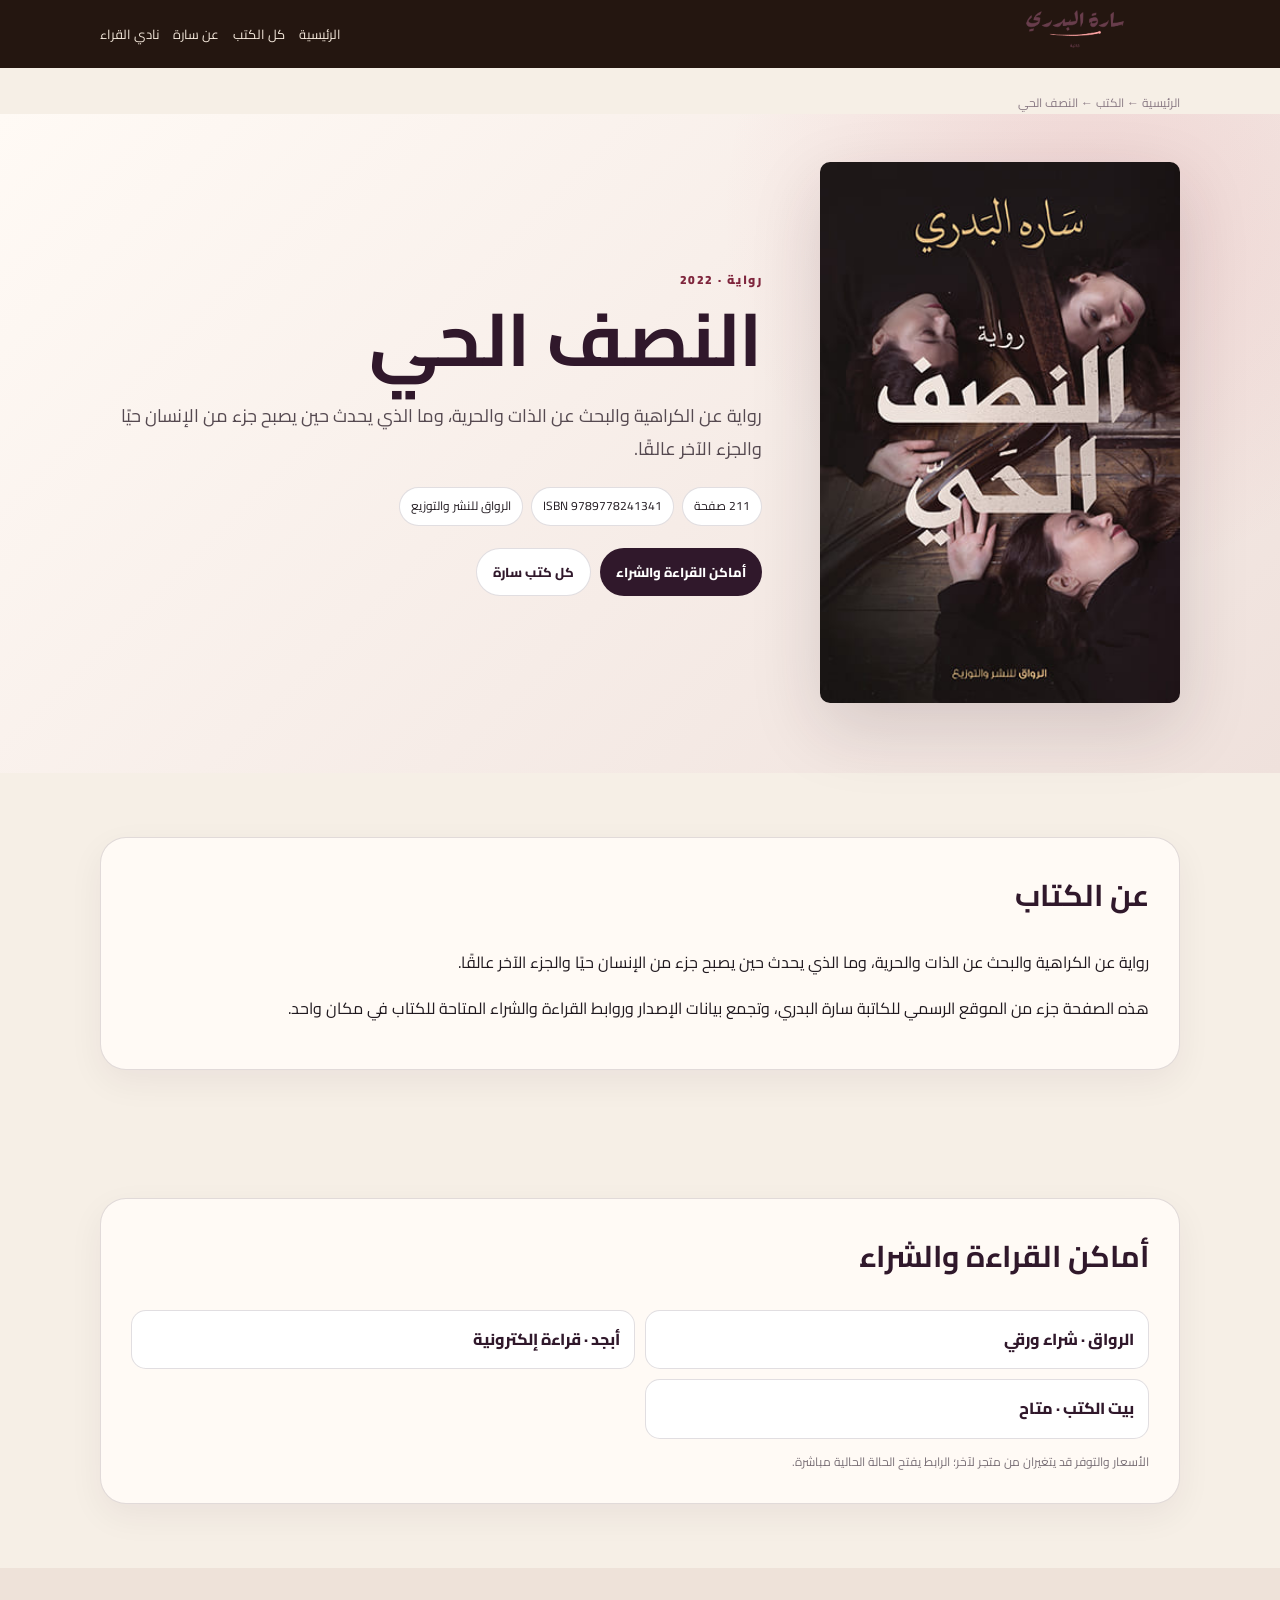
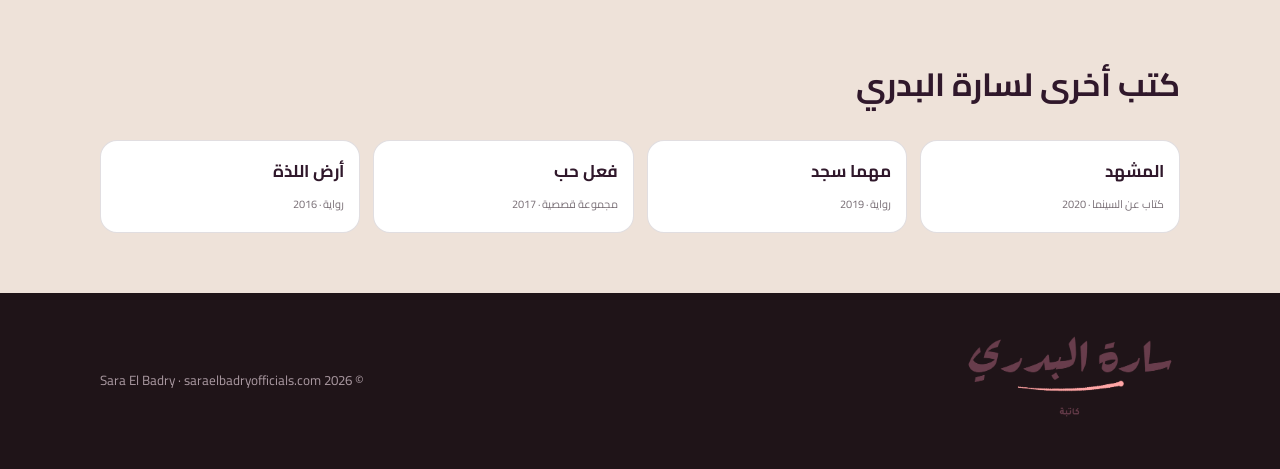
<file: books/nesf-hay/index.html>
<!doctype html>
<html lang="ar" dir="rtl">
<head>
<meta charset="utf-8">
<meta name="viewport" content="width=device-width,initial-scale=1">
<meta name="theme-color" content="#30182b">
<meta name="robots" content="index,follow,max-image-preview:large">
<meta name="author" content="سارة البدري">
<meta name="description" content="رواية النصف الحي لسارة البدري، إصدار 2022. نبذة عن الرواية وبيانات الكتاب وأماكن القراءة والشراء.">
<link rel="canonical" href="https://saraelbadryofficials.com/books/nesf-hay/">
<link rel="alternate" hreflang="ar" href="https://saraelbadryofficials.com/books/nesf-hay/">
<link rel="icon" href="../../assets/favicon.png" type="image/png">
<meta property="og:type" content="book">
<meta property="og:locale" content="ar_AR">
<meta property="og:title" content="النصف الحي | سارة البدري — الموقع الرسمي">
<meta property="og:description" content="رواية النصف الحي لسارة البدري، إصدار 2022. نبذة عن الرواية وبيانات الكتاب وأماكن القراءة والشراء.">
<meta property="og:url" content="https://saraelbadryofficials.com/books/nesf-hay/">
<meta property="og:site_name" content="Sara El Badry Official">
<meta property="og:image" content="https://saraelbadryofficials.com/assets/covers/nesf-hay.jpg">
<meta name="twitter:card" content="summary_large_image">
<meta name="twitter:title" content="النصف الحي | سارة البدري — الموقع الرسمي">
<meta name="twitter:description" content="رواية النصف الحي لسارة البدري، إصدار 2022. نبذة عن الرواية وبيانات الكتاب وأماكن القراءة والشراء.">
<meta name="twitter:image" content="https://saraelbadryofficials.com/assets/covers/nesf-hay.jpg">
<title>النصف الحي | سارة البدري — الموقع الرسمي</title>
<script src="../../config.js"></script>
<link rel="preconnect" href="https://fonts.googleapis.com">
<link rel="preconnect" href="https://fonts.gstatic.com" crossorigin>
<link href="https://fonts.googleapis.com/css2?family=Cairo:wght@400;500;600;700;800;900&display=swap" rel="stylesheet">
<link rel="stylesheet" href="../../assets/seo-book.css">
<script type="application/ld+json">
{
  "@context": "https://schema.org",
  "@graph": [
    {
      "@type": "Book",
      "@id": "https://saraelbadryofficials.com/books/nesf-hay/#book",
      "name": "النصف الحي",
      "url": "https://saraelbadryofficials.com/books/nesf-hay/",
      "image": "https://saraelbadryofficials.com/assets/covers/nesf-hay.jpg",
      "inLanguage": "ar",
      "isbn": "9789778241341",
      "numberOfPages": 211,
      "datePublished": "2022",
      "description": "رواية عن الكراهية والبحث عن الذات والحرية، وما الذي يحدث حين يصبح جزء من الإنسان حيًا والجزء الآخر عالقًا.",
      "author": {
        "@type": "Person",
        "@id": "https://saraelbadryofficials.com/#sara-el-badry",
        "name": "سارة البدري"
      },
      "publisher": {
        "@type": "Organization",
        "name": "الرواق للنشر والتوزيع"
      }
    },
    {
      "@type": "BreadcrumbList",
      "itemListElement": [
        {
          "@type": "ListItem",
          "position": 1,
          "name": "سارة البدري",
          "item": "https://saraelbadryofficials.com/"
        },
        {
          "@type": "ListItem",
          "position": 2,
          "name": "الكتب",
          "item": "https://saraelbadryofficials.com/#books"
        },
        {
          "@type": "ListItem",
          "position": 3,
          "name": "النصف الحي",
          "item": "https://saraelbadryofficials.com/books/nesf-hay/"
        }
      ]
    }
  ]
}
</script>
</head>
<body data-book-id="nesf-hay" data-book-name="النصف الحي" data-book-year="2022" data-book-type="رواية">
<header class="top">
  <div class="container nav">
    <a href="../../"><img src="../../assets/logo.png" alt="سارة البدري"></a>
    <nav class="nav-links" aria-label="التنقل">
      <a href="../../">الرئيسية</a>
      <a href="../../#books">كل الكتب</a>
      <a href="../../#about">عن سارة</a>
      <a href="../../#club">نادي القراء</a>
    </nav>
  </div>
</header>

<div class="container crumbs"><a href="../../">الرئيسية</a> ← <a href="../../#books">الكتب</a> ← النصف الحي</div>

<main>
<section class="hero">
  <div class="container hero-grid">
    <div class="cover"><img src="../../assets/covers/nesf-hay.jpg" alt="غلاف النصف الحي" width="720" height="1000"></div>
    <div>
      <div class="kicker">رواية · 2022</div>
      <h1>النصف الحي</h1>
      <p class="lead">رواية عن الكراهية والبحث عن الذات والحرية، وما الذي يحدث حين يصبح جزء من الإنسان حيًا والجزء الآخر عالقًا.</p>
      <div class="chips">
        <span class="chip">211 صفحة</span>
        <span class="chip">ISBN 9789778241341</span>
        <span class="chip">الرواق للنشر والتوزيع</span>
      </div>
      <div class="actions">
        <a class="btn primary" href="#buy">أماكن القراءة والشراء</a>
        <a class="btn secondary" href="../../#books">كل كتب سارة</a>
      </div>
    </div>
  </div>
</section>

<section class="content">
  <div class="container">
    <article class="panel">
      <h2>عن الكتاب</h2>
      <p>رواية عن الكراهية والبحث عن الذات والحرية، وما الذي يحدث حين يصبح جزء من الإنسان حيًا والجزء الآخر عالقًا.</p>
      <p>هذه الصفحة جزء من الموقع الرسمي للكاتبة سارة البدري، وتجمع بيانات الإصدار وروابط القراءة والشراء المتاحة للكتاب في مكان واحد.</p>
    </article>
  </div>
</section>

<section class="content" id="buy">
  <div class="container">
    <div class="panel">
      <h2>أماكن القراءة والشراء</h2>
      <div class="buy-grid">
        <a class="buy-link" href="https://alrewaqpublishing.com/product/%D8%A7%D9%84%D9%86%D8%B5%D9%81-%D8%A7%D9%84%D8%AD%D9%8A/" target="_blank" rel="noopener" data-buy-channel="الرواق · شراء ورقي">الرواق · شراء ورقي</a>
<a class="buy-link" href="https://www.abjjad.com/book/2774007815/%D8%A7%D9%84%D9%86%D8%B5%D9%81-%D8%A7%D9%84%D8%AD%D9%8A/2775056391" target="_blank" rel="noopener" data-buy-channel="أبجد · قراءة إلكترونية">أبجد · قراءة إلكترونية</a>
<a class="buy-link" href="https://www.thebookhome.com/product/index/52718/%D8%A7%D9%84%D9%86%D8%B5%D9%81-%D8%A7%D9%84%D8%AD%D9%89" target="_blank" rel="noopener" data-buy-channel="بيت الكتب · متاح">بيت الكتب · متاح</a>
      </div>
      <p style="font-size:12px;color:#796f76;margin-bottom:0">الأسعار والتوفر قد يتغيران من متجر لآخر؛ الرابط يفتح الحالة الحالية مباشرة.</p>
    </div>
  </div>
</section>

<section class="related">
  <div class="container">
    <h2>كتب أخرى لسارة البدري</h2>
    <div class="related-grid">
      <a class="related-card" href="../al-mashhad/"><b>المشهد</b><span>كتاب عن السينما · 2020</span></a>
<a class="related-card" href="../mahma-sajad/"><b>مهما سجد</b><span>رواية · 2019</span></a>
<a class="related-card" href="../feal-hob/"><b>فعل حب</b><span>مجموعة قصصية · 2017</span></a>
<a class="related-card" href="../ard-allaza/"><b>أرض اللذة</b><span>رواية · 2016</span></a>
    </div>
  </div>
</section>
</main>

<footer>
  <div class="container footer">
    <a href="../../"><img src="../../assets/logo.png" alt="سارة البدري"></a>
    <small>© 2026 Sara El Badry · saraelbadryofficials.com</small>
  </div>
</footer>
<script src="../../assets/seo-book.js"></script>
</body>
</html>
</file>
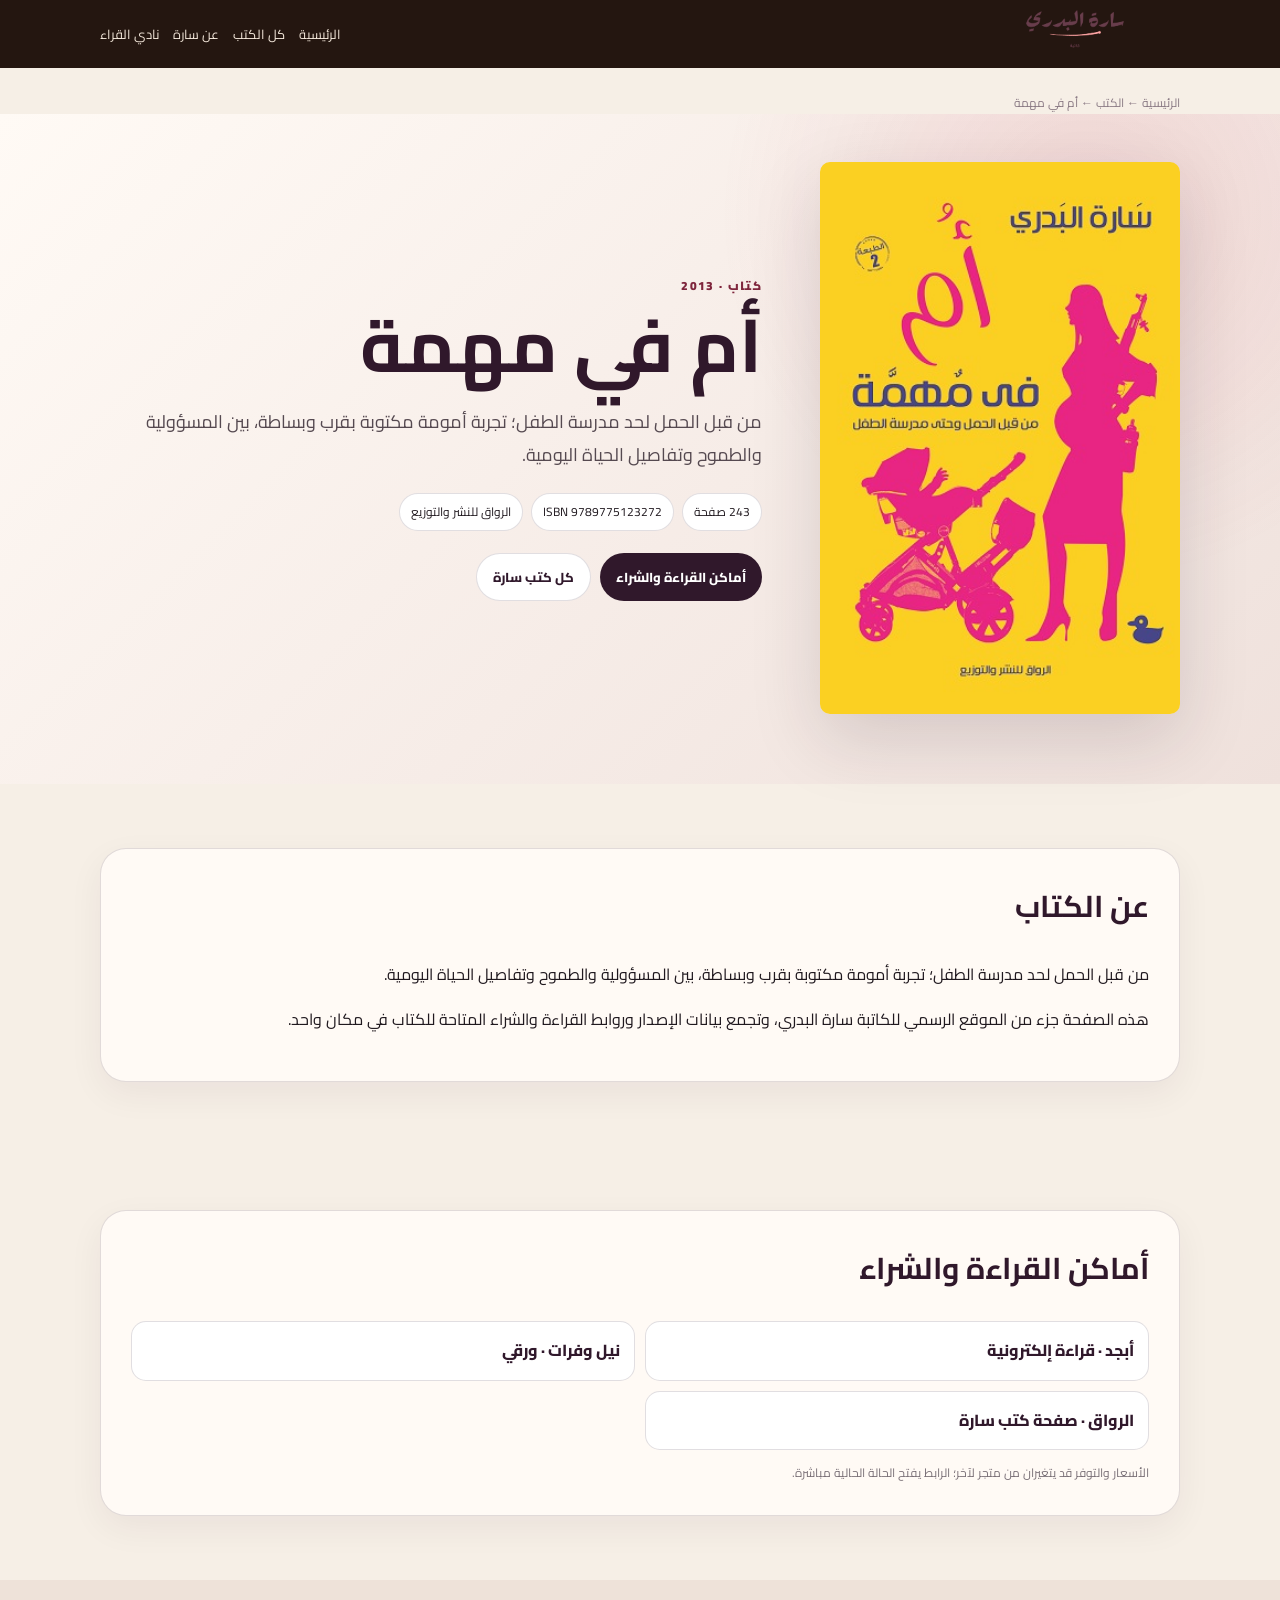
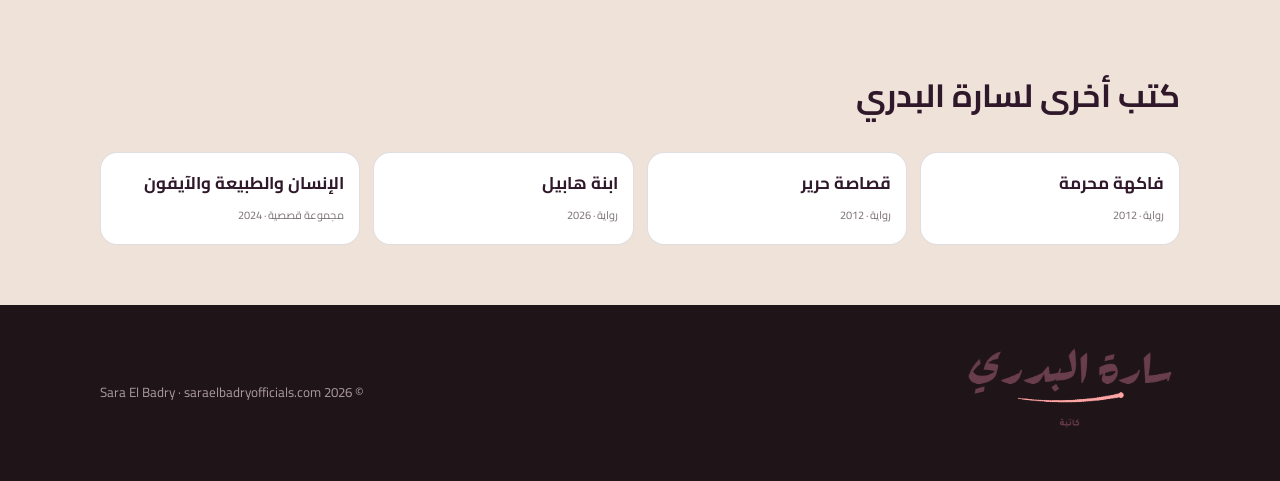
<file: books/om-fi-mohemma/index.html>
<!doctype html>
<html lang="ar" dir="rtl">
<head>
<meta charset="utf-8">
<meta name="viewport" content="width=device-width,initial-scale=1">
<meta name="theme-color" content="#30182b">
<meta name="robots" content="index,follow,max-image-preview:large">
<meta name="author" content="سارة البدري">
<meta name="description" content="كتاب أم في مهمة لسارة البدري عن تجربة الأمومة والمسؤولية والطموح. بيانات الإصدار وروابط القراءة والشراء.">
<link rel="canonical" href="https://saraelbadryofficials.com/books/om-fi-mohemma/">
<link rel="alternate" hreflang="ar" href="https://saraelbadryofficials.com/books/om-fi-mohemma/">
<link rel="icon" href="../../assets/favicon.png" type="image/png">
<meta property="og:type" content="book">
<meta property="og:locale" content="ar_AR">
<meta property="og:title" content="أم في مهمة | سارة البدري — الموقع الرسمي">
<meta property="og:description" content="كتاب أم في مهمة لسارة البدري عن تجربة الأمومة والمسؤولية والطموح. بيانات الإصدار وروابط القراءة والشراء.">
<meta property="og:url" content="https://saraelbadryofficials.com/books/om-fi-mohemma/">
<meta property="og:site_name" content="Sara El Badry Official">
<meta property="og:image" content="https://saraelbadryofficials.com/assets/covers/om-fi-mohemma.jpg">
<meta name="twitter:card" content="summary_large_image">
<meta name="twitter:title" content="أم في مهمة | سارة البدري — الموقع الرسمي">
<meta name="twitter:description" content="كتاب أم في مهمة لسارة البدري عن تجربة الأمومة والمسؤولية والطموح. بيانات الإصدار وروابط القراءة والشراء.">
<meta name="twitter:image" content="https://saraelbadryofficials.com/assets/covers/om-fi-mohemma.jpg">
<title>أم في مهمة | سارة البدري — الموقع الرسمي</title>
<script src="../../config.js"></script>
<link rel="preconnect" href="https://fonts.googleapis.com">
<link rel="preconnect" href="https://fonts.gstatic.com" crossorigin>
<link href="https://fonts.googleapis.com/css2?family=Cairo:wght@400;500;600;700;800;900&display=swap" rel="stylesheet">
<link rel="stylesheet" href="../../assets/seo-book.css">
<script type="application/ld+json">
{
  "@context": "https://schema.org",
  "@graph": [
    {
      "@type": "Book",
      "@id": "https://saraelbadryofficials.com/books/om-fi-mohemma/#book",
      "name": "أم في مهمة",
      "url": "https://saraelbadryofficials.com/books/om-fi-mohemma/",
      "image": "https://saraelbadryofficials.com/assets/covers/om-fi-mohemma.jpg",
      "inLanguage": "ar",
      "isbn": "9789775123272",
      "numberOfPages": 243,
      "datePublished": "2013",
      "description": "من قبل الحمل لحد مدرسة الطفل؛ تجربة أمومة مكتوبة بقرب وبساطة، بين المسؤولية والطموح وتفاصيل الحياة اليومية.",
      "author": {
        "@type": "Person",
        "@id": "https://saraelbadryofficials.com/#sara-el-badry",
        "name": "سارة البدري"
      },
      "publisher": {
        "@type": "Organization",
        "name": "الرواق للنشر والتوزيع"
      }
    },
    {
      "@type": "BreadcrumbList",
      "itemListElement": [
        {
          "@type": "ListItem",
          "position": 1,
          "name": "سارة البدري",
          "item": "https://saraelbadryofficials.com/"
        },
        {
          "@type": "ListItem",
          "position": 2,
          "name": "الكتب",
          "item": "https://saraelbadryofficials.com/#books"
        },
        {
          "@type": "ListItem",
          "position": 3,
          "name": "أم في مهمة",
          "item": "https://saraelbadryofficials.com/books/om-fi-mohemma/"
        }
      ]
    }
  ]
}
</script>
</head>
<body data-book-id="om-fi-mohemma" data-book-name="أم في مهمة" data-book-year="2013" data-book-type="كتاب">
<header class="top">
  <div class="container nav">
    <a href="../../"><img src="../../assets/logo.png" alt="سارة البدري"></a>
    <nav class="nav-links" aria-label="التنقل">
      <a href="../../">الرئيسية</a>
      <a href="../../#books">كل الكتب</a>
      <a href="../../#about">عن سارة</a>
      <a href="../../#club">نادي القراء</a>
    </nav>
  </div>
</header>

<div class="container crumbs"><a href="../../">الرئيسية</a> ← <a href="../../#books">الكتب</a> ← أم في مهمة</div>

<main>
<section class="hero">
  <div class="container hero-grid">
    <div class="cover"><img src="../../assets/covers/om-fi-mohemma.jpg" alt="غلاف أم في مهمة" width="720" height="1000"></div>
    <div>
      <div class="kicker">كتاب · 2013</div>
      <h1>أم في مهمة</h1>
      <p class="lead">من قبل الحمل لحد مدرسة الطفل؛ تجربة أمومة مكتوبة بقرب وبساطة، بين المسؤولية والطموح وتفاصيل الحياة اليومية.</p>
      <div class="chips">
        <span class="chip">243 صفحة</span>
        <span class="chip">ISBN 9789775123272</span>
        <span class="chip">الرواق للنشر والتوزيع</span>
      </div>
      <div class="actions">
        <a class="btn primary" href="#buy">أماكن القراءة والشراء</a>
        <a class="btn secondary" href="../../#books">كل كتب سارة</a>
      </div>
    </div>
  </div>
</section>

<section class="content">
  <div class="container">
    <article class="panel">
      <h2>عن الكتاب</h2>
      <p>من قبل الحمل لحد مدرسة الطفل؛ تجربة أمومة مكتوبة بقرب وبساطة، بين المسؤولية والطموح وتفاصيل الحياة اليومية.</p>
      <p>هذه الصفحة جزء من الموقع الرسمي للكاتبة سارة البدري، وتجمع بيانات الإصدار وروابط القراءة والشراء المتاحة للكتاب في مكان واحد.</p>
    </article>
  </div>
</section>

<section class="content" id="buy">
  <div class="container">
    <div class="panel">
      <h2>أماكن القراءة والشراء</h2>
      <div class="buy-grid">
        <a class="buy-link" href="https://www.abjjad.com/book/2768666625/%D8%A7%D9%85-%D9%81%D9%8A-%D9%85%D9%87%D9%85%D8%A9-%D9%85%D9%86-%D9%82%D8%A8%D9%84-%D8%A7%D9%84%D8%AD%D9%85%D9%84-%D9%88%D8%AD%D8%AA%D9%89-%D9%85%D8%AF%D8%B1%D8%B3%D8%A9-%D8%A7%D9%84%D8%B7%D9%81%D9%84/2769715201" target="_blank" rel="noopener" data-buy-channel="أبجد · قراءة إلكترونية">أبجد · قراءة إلكترونية</a>
<a class="buy-link" href="https://www.neelwafurat.com/itempage.aspx?id=egb186589-5199531&amp;search=books" target="_blank" rel="noopener" data-buy-channel="نيل وفرات · ورقي">نيل وفرات · ورقي</a>
<a class="buy-link" href="https://alrewaqpublishing.com/product-tag/%D8%B3%D8%A7%D8%B1%D8%A9-%D8%A7%D9%84%D8%A8%D8%AF%D8%B1%D9%8A/" target="_blank" rel="noopener" data-buy-channel="الرواق · صفحة كتب سارة">الرواق · صفحة كتب سارة</a>
      </div>
      <p style="font-size:12px;color:#796f76;margin-bottom:0">الأسعار والتوفر قد يتغيران من متجر لآخر؛ الرابط يفتح الحالة الحالية مباشرة.</p>
    </div>
  </div>
</section>

<section class="related">
  <div class="container">
    <h2>كتب أخرى لسارة البدري</h2>
    <div class="related-grid">
      <a class="related-card" href="../fakiha-moharrama/"><b>فاكهة محرمة</b><span>رواية · 2012</span></a>
<a class="related-card" href="../qosasat-harir/"><b>قصاصة حرير</b><span>رواية · 2012</span></a>
<a class="related-card" href="../ibnat-habil/"><b>ابنة هابيل</b><span>رواية · 2026</span></a>
<a class="related-card" href="../insan-tabia-iphone/"><b>الإنسان والطبيعة والآيفون</b><span>مجموعة قصصية · 2024</span></a>
    </div>
  </div>
</section>
</main>

<footer>
  <div class="container footer">
    <a href="../../"><img src="../../assets/logo.png" alt="سارة البدري"></a>
    <small>© 2026 Sara El Badry · saraelbadryofficials.com</small>
  </div>
</footer>
<script src="../../assets/seo-book.js"></script>
</body>
</html>
</file>
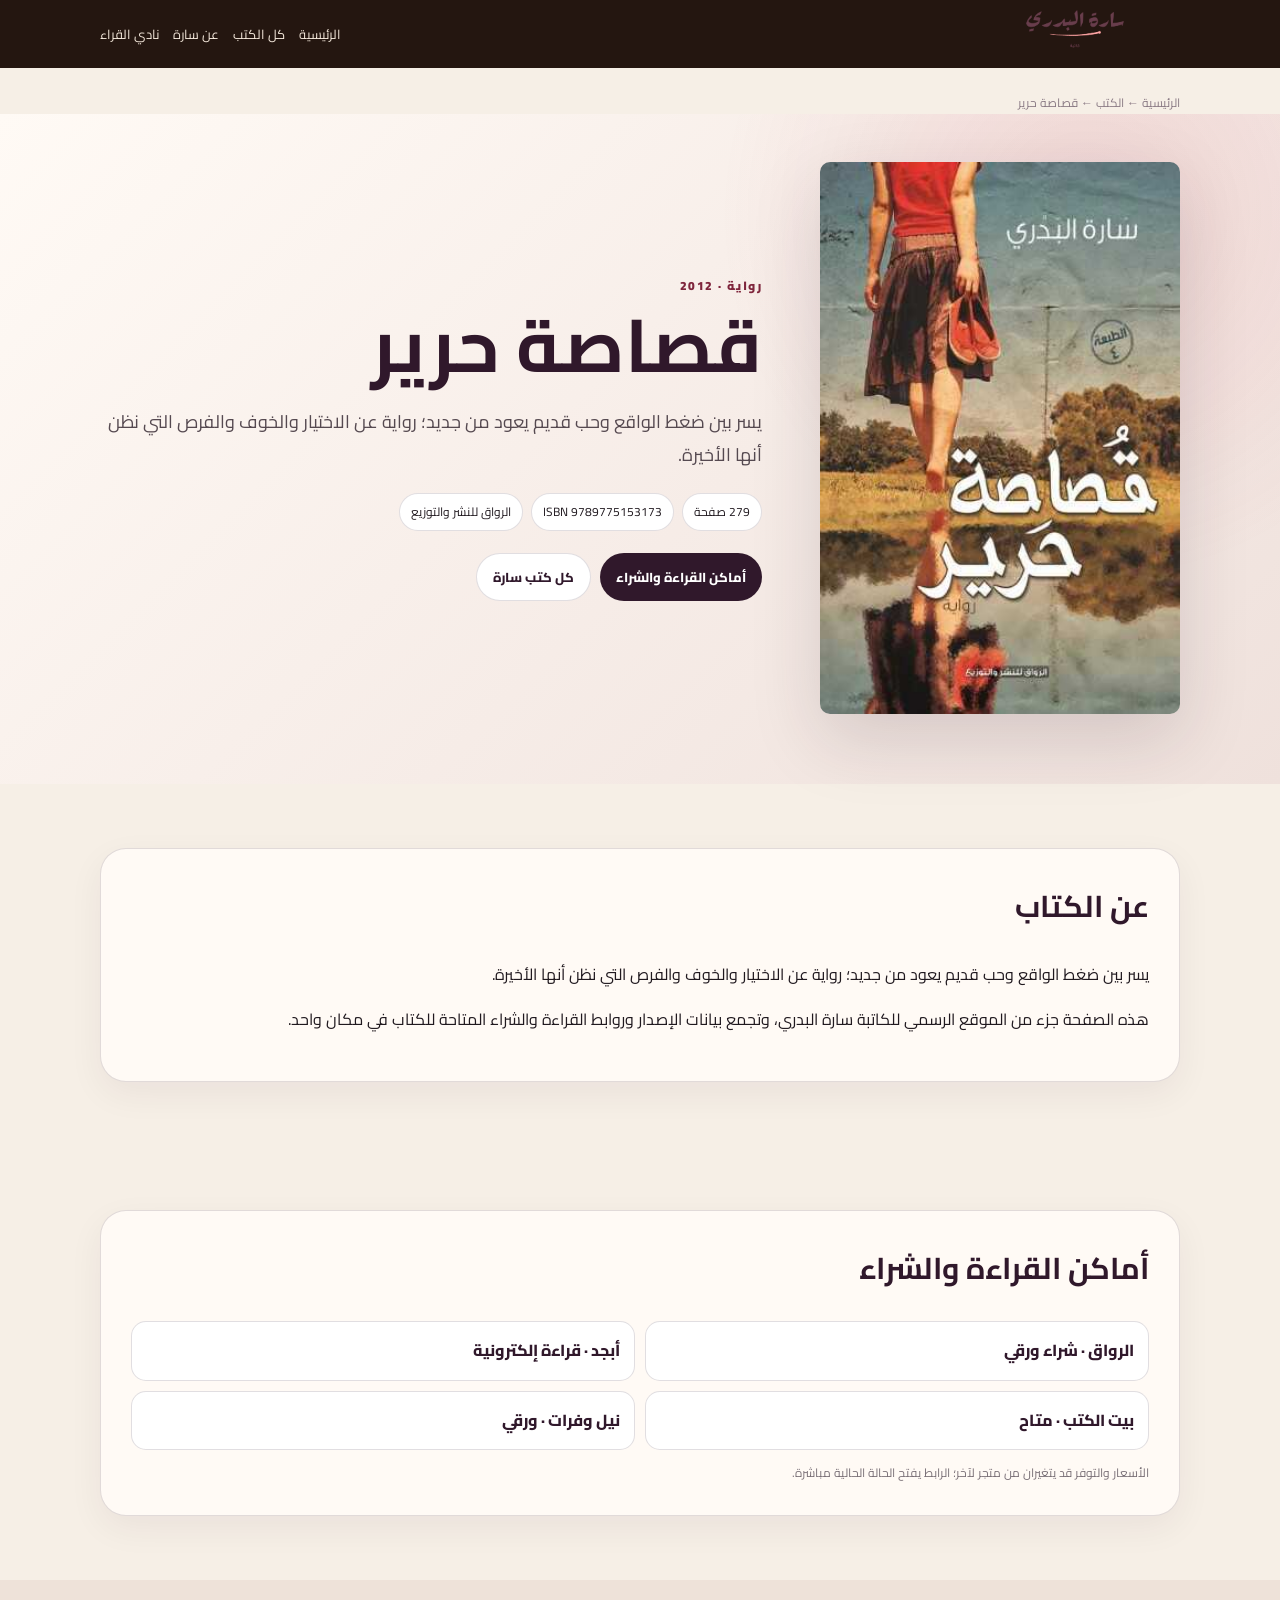
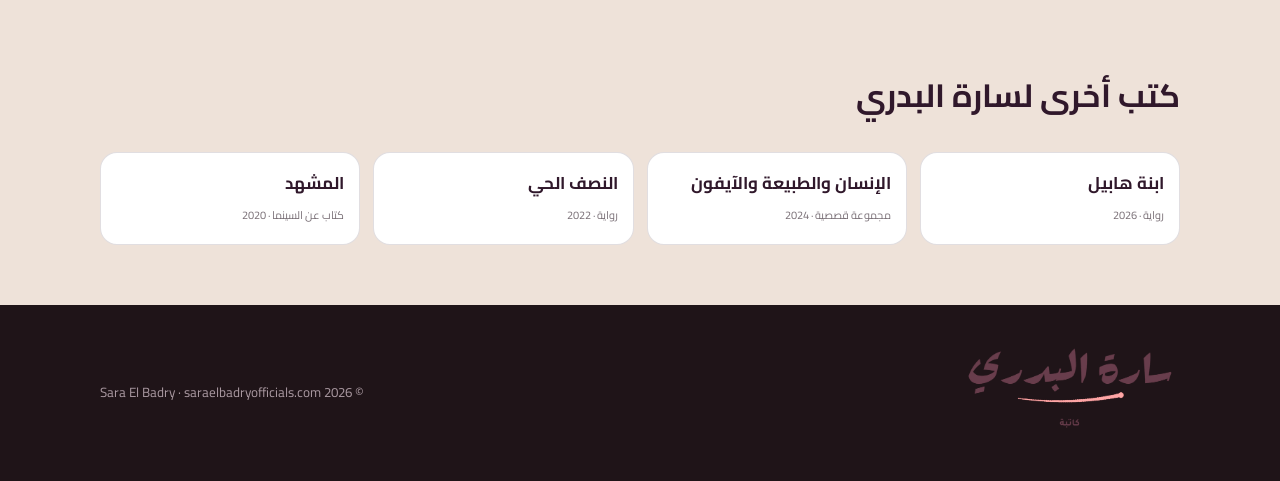
<file: books/qosasat-harir/index.html>
<!doctype html>
<html lang="ar" dir="rtl">
<head>
<meta charset="utf-8">
<meta name="viewport" content="width=device-width,initial-scale=1">
<meta name="theme-color" content="#30182b">
<meta name="robots" content="index,follow,max-image-preview:large">
<meta name="author" content="سارة البدري">
<meta name="description" content="رواية قصاصة حرير لسارة البدري. نبذة وبيانات الإصدار وروابط القراءة والشراء.">
<link rel="canonical" href="https://saraelbadryofficials.com/books/qosasat-harir/">
<link rel="alternate" hreflang="ar" href="https://saraelbadryofficials.com/books/qosasat-harir/">
<link rel="icon" href="../../assets/favicon.png" type="image/png">
<meta property="og:type" content="book">
<meta property="og:locale" content="ar_AR">
<meta property="og:title" content="قصاصة حرير | سارة البدري — الموقع الرسمي">
<meta property="og:description" content="رواية قصاصة حرير لسارة البدري. نبذة وبيانات الإصدار وروابط القراءة والشراء.">
<meta property="og:url" content="https://saraelbadryofficials.com/books/qosasat-harir/">
<meta property="og:site_name" content="Sara El Badry Official">
<meta property="og:image" content="https://saraelbadryofficials.com/assets/covers/qosasat-harir.jpg">
<meta name="twitter:card" content="summary_large_image">
<meta name="twitter:title" content="قصاصة حرير | سارة البدري — الموقع الرسمي">
<meta name="twitter:description" content="رواية قصاصة حرير لسارة البدري. نبذة وبيانات الإصدار وروابط القراءة والشراء.">
<meta name="twitter:image" content="https://saraelbadryofficials.com/assets/covers/qosasat-harir.jpg">
<title>قصاصة حرير | سارة البدري — الموقع الرسمي</title>
<script src="../../config.js"></script>
<link rel="preconnect" href="https://fonts.googleapis.com">
<link rel="preconnect" href="https://fonts.gstatic.com" crossorigin>
<link href="https://fonts.googleapis.com/css2?family=Cairo:wght@400;500;600;700;800;900&display=swap" rel="stylesheet">
<link rel="stylesheet" href="../../assets/seo-book.css">
<script type="application/ld+json">
{
  "@context": "https://schema.org",
  "@graph": [
    {
      "@type": "Book",
      "@id": "https://saraelbadryofficials.com/books/qosasat-harir/#book",
      "name": "قصاصة حرير",
      "url": "https://saraelbadryofficials.com/books/qosasat-harir/",
      "image": "https://saraelbadryofficials.com/assets/covers/qosasat-harir.jpg",
      "inLanguage": "ar",
      "isbn": "9789775153173",
      "numberOfPages": 279,
      "datePublished": "2012",
      "description": "يسر بين ضغط الواقع وحب قديم يعود من جديد؛ رواية عن الاختيار والخوف والفرص التي نظن أنها الأخيرة.",
      "author": {
        "@type": "Person",
        "@id": "https://saraelbadryofficials.com/#sara-el-badry",
        "name": "سارة البدري"
      },
      "publisher": {
        "@type": "Organization",
        "name": "الرواق للنشر والتوزيع"
      }
    },
    {
      "@type": "BreadcrumbList",
      "itemListElement": [
        {
          "@type": "ListItem",
          "position": 1,
          "name": "سارة البدري",
          "item": "https://saraelbadryofficials.com/"
        },
        {
          "@type": "ListItem",
          "position": 2,
          "name": "الكتب",
          "item": "https://saraelbadryofficials.com/#books"
        },
        {
          "@type": "ListItem",
          "position": 3,
          "name": "قصاصة حرير",
          "item": "https://saraelbadryofficials.com/books/qosasat-harir/"
        }
      ]
    }
  ]
}
</script>
</head>
<body data-book-id="qosasat-harir" data-book-name="قصاصة حرير" data-book-year="2012" data-book-type="رواية">
<header class="top">
  <div class="container nav">
    <a href="../../"><img src="../../assets/logo.png" alt="سارة البدري"></a>
    <nav class="nav-links" aria-label="التنقل">
      <a href="../../">الرئيسية</a>
      <a href="../../#books">كل الكتب</a>
      <a href="../../#about">عن سارة</a>
      <a href="../../#club">نادي القراء</a>
    </nav>
  </div>
</header>

<div class="container crumbs"><a href="../../">الرئيسية</a> ← <a href="../../#books">الكتب</a> ← قصاصة حرير</div>

<main>
<section class="hero">
  <div class="container hero-grid">
    <div class="cover"><img src="../../assets/covers/qosasat-harir.jpg" alt="غلاف قصاصة حرير" width="720" height="1000"></div>
    <div>
      <div class="kicker">رواية · 2012</div>
      <h1>قصاصة حرير</h1>
      <p class="lead">يسر بين ضغط الواقع وحب قديم يعود من جديد؛ رواية عن الاختيار والخوف والفرص التي نظن أنها الأخيرة.</p>
      <div class="chips">
        <span class="chip">279 صفحة</span>
        <span class="chip">ISBN 9789775153173</span>
        <span class="chip">الرواق للنشر والتوزيع</span>
      </div>
      <div class="actions">
        <a class="btn primary" href="#buy">أماكن القراءة والشراء</a>
        <a class="btn secondary" href="../../#books">كل كتب سارة</a>
      </div>
    </div>
  </div>
</section>

<section class="content">
  <div class="container">
    <article class="panel">
      <h2>عن الكتاب</h2>
      <p>يسر بين ضغط الواقع وحب قديم يعود من جديد؛ رواية عن الاختيار والخوف والفرص التي نظن أنها الأخيرة.</p>
      <p>هذه الصفحة جزء من الموقع الرسمي للكاتبة سارة البدري، وتجمع بيانات الإصدار وروابط القراءة والشراء المتاحة للكتاب في مكان واحد.</p>
    </article>
  </div>
</section>

<section class="content" id="buy">
  <div class="container">
    <div class="panel">
      <h2>أماكن القراءة والشراء</h2>
      <div class="buy-grid">
        <a class="buy-link" href="https://alrewaqpublishing.com/product/%D9%82%D8%B5%D8%A7%D8%B5%D8%A9-%D8%AD%D8%B1%D9%8A%D8%B1/" target="_blank" rel="noopener" data-buy-channel="الرواق · شراء ورقي">الرواق · شراء ورقي</a>
<a class="buy-link" href="https://www.abjjad.com/book/2170946946/%D9%82%D8%B5%D8%A7%D8%B5%D8%A9-%D8%AD%D8%B1%D9%8A%D8%B1/2171143555" target="_blank" rel="noopener" data-buy-channel="أبجد · قراءة إلكترونية">أبجد · قراءة إلكترونية</a>
<a class="buy-link" href="https://www.thebookhome.com/product/index/10621/%D9%82%D8%B5%D8%A7%D8%B5%D8%A9-%D8%AD%D8%B1%D9%8A%D8%B1" target="_blank" rel="noopener" data-buy-channel="بيت الكتب · متاح">بيت الكتب · متاح</a>
<a class="buy-link" href="https://www.neelwafurat.com/itempage.aspx?id=egb181778-5194540&amp;search=books" target="_blank" rel="noopener" data-buy-channel="نيل وفرات · ورقي">نيل وفرات · ورقي</a>
      </div>
      <p style="font-size:12px;color:#796f76;margin-bottom:0">الأسعار والتوفر قد يتغيران من متجر لآخر؛ الرابط يفتح الحالة الحالية مباشرة.</p>
    </div>
  </div>
</section>

<section class="related">
  <div class="container">
    <h2>كتب أخرى لسارة البدري</h2>
    <div class="related-grid">
      <a class="related-card" href="../ibnat-habil/"><b>ابنة هابيل</b><span>رواية · 2026</span></a>
<a class="related-card" href="../insan-tabia-iphone/"><b>الإنسان والطبيعة والآيفون</b><span>مجموعة قصصية · 2024</span></a>
<a class="related-card" href="../nesf-hay/"><b>النصف الحي</b><span>رواية · 2022</span></a>
<a class="related-card" href="../al-mashhad/"><b>المشهد</b><span>كتاب عن السينما · 2020</span></a>
    </div>
  </div>
</section>
</main>

<footer>
  <div class="container footer">
    <a href="../../"><img src="../../assets/logo.png" alt="سارة البدري"></a>
    <small>© 2026 Sara El Badry · saraelbadryofficials.com</small>
  </div>
</footer>
<script src="../../assets/seo-book.js"></script>
</body>
</html>
</file>
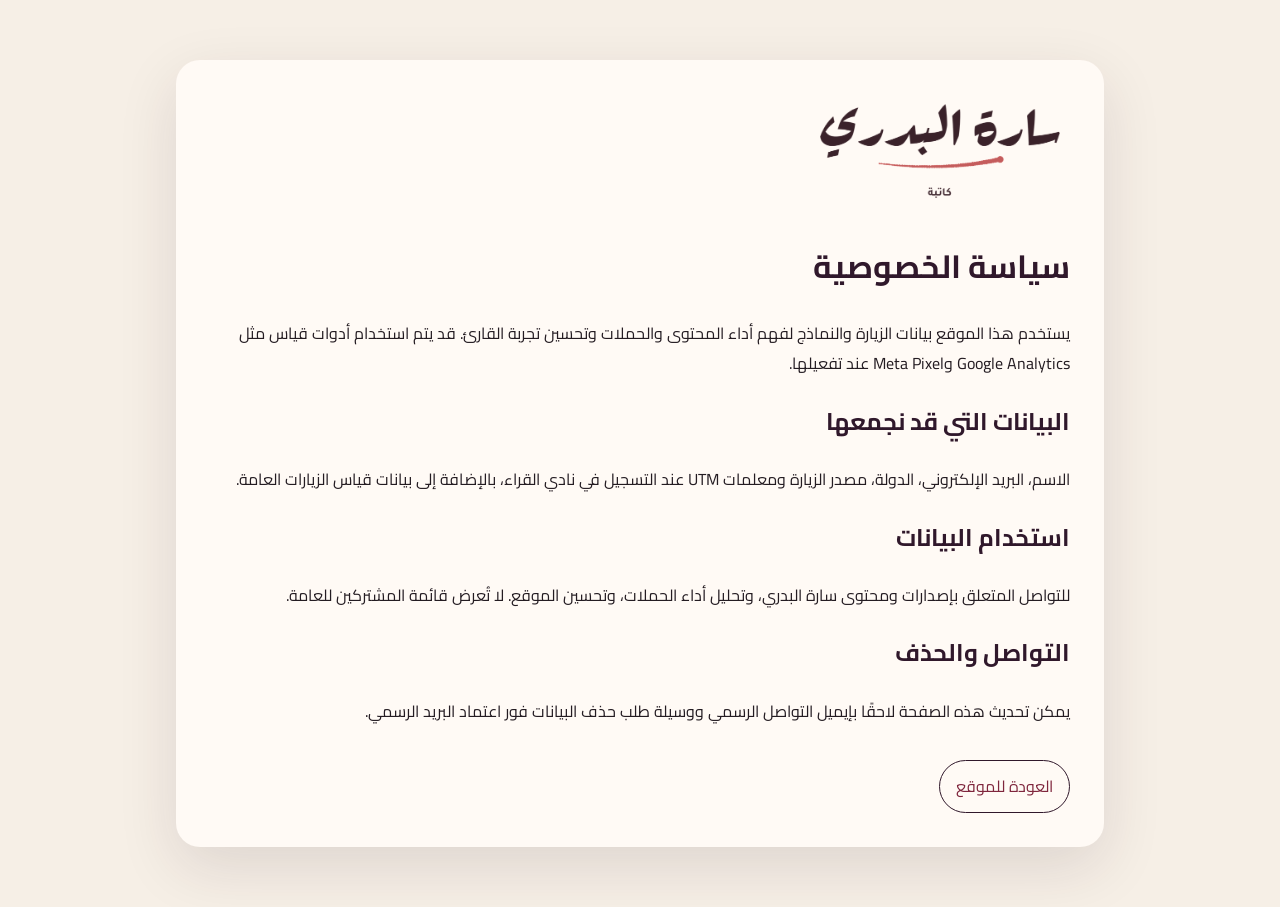
<file: privacy.html>
<!doctype html><html lang="ar" dir="rtl"><head><meta charset="utf-8"><meta name="viewport" content="width=device-width,initial-scale=1"><title>سياسة الخصوصية | سارة البدري</title><link rel="icon" href="assets/favicon.png">
<link rel="preconnect" href="https://fonts.googleapis.com"><link rel="preconnect" href="https://fonts.gstatic.com" crossorigin>
<link href="https://fonts.googleapis.com/css2?family=Cairo:wght@400;500;600;700;800;900&display=swap" rel="stylesheet">
<style>body{margin:0;background:#f6efe6;color:#241c22;font-family:'Cairo',Tahoma,Arial,sans-serif;line-height:1.9}.wrap{width:min(860px,calc(100% - 30px));margin:60px auto;background:#fffaf5;padding:34px;border-radius:24px;box-shadow:0 20px 60px rgba(48,24,43,.12)}h1,h2{color:#30182b}a{color:#7f263d}.logo{width:260px;max-width:70%;display:block;margin-bottom:28px}.back{display:inline-block;margin-top:18px;padding:10px 16px;border:1px solid #30182b;border-radius:999px;text-decoration:none}</style></head><body><main class="wrap"><img class="logo" src="assets/logo.png" alt="سارة البدري"><h1>سياسة الخصوصية</h1><p>يستخدم هذا الموقع بيانات الزيارة والنماذج لفهم أداء المحتوى والحملات وتحسين تجربة القارئ. قد يتم استخدام أدوات قياس مثل Google Analytics وMeta Pixel عند تفعيلها.</p><h2>البيانات التي قد نجمعها</h2><p>الاسم، البريد الإلكتروني، الدولة، مصدر الزيارة ومعلمات UTM عند التسجيل في نادي القراء، بالإضافة إلى بيانات قياس الزيارات العامة.</p><h2>استخدام البيانات</h2><p>للتواصل المتعلق بإصدارات ومحتوى سارة البدري، وتحليل أداء الحملات، وتحسين الموقع. لا تُعرض قائمة المشتركين للعامة.</p><h2>التواصل والحذف</h2><p>يمكن تحديث هذه الصفحة لاحقًا بإيميل التواصل الرسمي ووسيلة طلب حذف البيانات فور اعتماد البريد الرسمي.</p><a class="back" href="index.html">العودة للموقع</a></main></body></html>
</file>
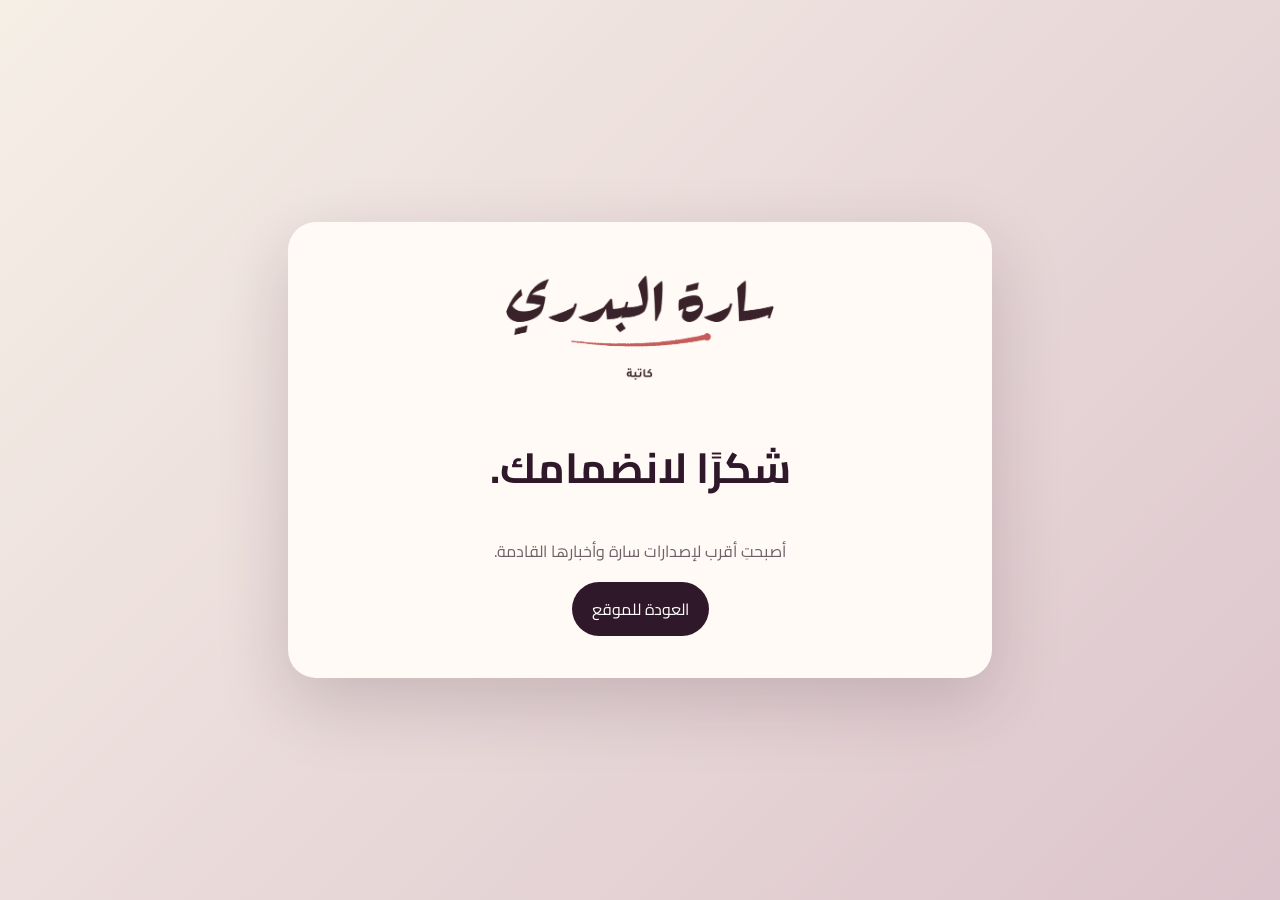
<file: thank-you.html>
<!doctype html><html lang="ar" dir="rtl"><head><meta charset="utf-8"><meta name="viewport" content="width=device-width,initial-scale=1"><meta name="robots" content="noindex,nofollow"><title>شكرًا | سارة البدري</title><link rel="icon" href="assets/favicon.png">
<link rel="preconnect" href="https://fonts.googleapis.com"><link rel="preconnect" href="https://fonts.gstatic.com" crossorigin>
<link href="https://fonts.googleapis.com/css2?family=Cairo:wght@400;500;600;700;800;900&display=swap" rel="stylesheet">
<style>body{margin:0;min-height:100vh;display:grid;place-items:center;background:linear-gradient(135deg,#f6efe6,#dcc5cc);font-family:'Cairo',Tahoma,Arial,sans-serif}.card{width:min(620px,calc(100% - 30px));background:#fffaf5;border-radius:28px;padding:42px;text-align:center;box-shadow:0 25px 70px rgba(48,24,43,.18)}img{width:290px;max-width:75%}h1{color:#30182b;font-size:42px}p{color:#6d6068}.btn{display:inline-block;background:#30182b;color:#fff;padding:12px 20px;border-radius:999px;text-decoration:none}</style></head><body><main class="card"><img src="assets/logo.png" alt="سارة البدري"><h1>شكرًا لانضمامك.</h1><p>أصبحتِ أقرب لإصدارات سارة وأخبارها القادمة.</p><a class="btn" href="index.html">العودة للموقع</a></main></body></html>
</file>
<file: assets/seo-book.css>
:root{
 --ink:#20191f;--cream:#f6efe6;--cream2:#fffaf5;--plum:#30182b;--wine:#7f263d;
 --rose:#c33c52;--gold:#c9a768;--muted:#796f76;--line:rgba(48,24,43,.14);
 --shadow:0 25px 70px rgba(48,24,43,.15)
}
*{box-sizing:border-box}
html{scroll-behavior:smooth}
body{margin:0;background:var(--cream);color:var(--ink);font-family:'Cairo',Tahoma,Arial,sans-serif;line-height:1.85}
a{color:inherit;text-decoration:none}
img{max-width:100%}
.container{width:min(1080px,calc(100% - 30px));margin:auto}
.top{background:#241610;color:#fff}
.nav{min-height:68px;display:flex;align-items:center;justify-content:space-between;gap:18px}
.nav img{width:210px;max-height:46px;object-fit:contain;filter:brightness(1.8)}
.nav-links{display:flex;gap:14px;flex-wrap:wrap;font-size:13px}
.nav-links a{color:#f5e9dc}
.crumbs{font-size:12px;color:#8a7a84;padding:24px 0 0}
.hero{padding:48px 0 70px;background:
 radial-gradient(circle at 85% 15%,rgba(195,60,82,.13),transparent 30%),
 linear-gradient(135deg,#fffaf5,#efe1dc)}
.hero-grid{display:grid;grid-template-columns:minmax(280px,360px) 1fr;gap:58px;align-items:center}
.cover{border-radius:10px;overflow:hidden;box-shadow:var(--shadow);background:transparent;display:flex;align-items:center;justify-content:center}
.cover img{width:100%;height:auto;display:block;object-fit:contain;aspect-ratio:auto}
.kicker{font-size:12px;color:var(--wine);font-weight:900;letter-spacing:.12em}
h1{font-size:clamp(42px,7vw,74px);line-height:1.1;color:var(--plum);margin:8px 0 15px}
.lead{font-size:18px;color:#554950;max-width:680px}
.chips{display:flex;gap:8px;flex-wrap:wrap;margin:22px 0}
.chip{border:1px solid var(--line);background:#fff;padding:7px 11px;border-radius:999px;font-size:12px}
.actions{display:flex;gap:9px;flex-wrap:wrap;margin-top:22px}
.btn{display:inline-flex;align-items:center;justify-content:center;padding:11px 16px;border-radius:999px;font-weight:800;font-size:13px}
.primary{background:var(--plum);color:#fff}
.secondary{background:#fff;border:1px solid var(--line);color:var(--plum)}
main section.content{padding:64px 0}
.panel{background:#fffaf5;border:1px solid var(--line);border-radius:26px;padding:30px;box-shadow:0 12px 35px rgba(48,24,43,.06)}
.panel h2{font-size:30px;color:var(--plum);margin-top:0}
.buy-grid{display:grid;grid-template-columns:repeat(2,1fr);gap:10px}
.buy-link{border:1px solid var(--line);background:#fff;padding:14px;border-radius:15px;font-weight:800;color:var(--plum)}
.buy-link:hover{transform:translateY(-2px)}
.related{padding:60px 0;background:#eee2d9}
.related h2{color:var(--plum);font-size:32px}
.related-grid{display:grid;grid-template-columns:repeat(4,1fr);gap:13px}
.related-card{background:#fff;border:1px solid var(--line);border-radius:17px;padding:15px}
.related-card b{display:block;color:var(--plum);font-size:17px}
.related-card span{font-size:11px;color:var(--muted)}
footer{background:#1f1418;color:#eee1e6;padding:35px 0}
.footer{display:flex;align-items:center;justify-content:space-between;gap:22px;flex-wrap:wrap}
.footer img{width:220px;filter:brightness(1.8)}
.footer small{color:#a998a0}
@media(max-width:820px){
 .hero-grid{grid-template-columns:1fr}.cover{width:min(300px,80%);margin:auto}
 .related-grid{grid-template-columns:1fr 1fr}.buy-grid{grid-template-columns:1fr}
}
@media(max-width:520px){
 .nav{align-items:flex-start;padding:12px 0}.nav-links{justify-content:flex-end}
 .related-grid{grid-template-columns:1fr}
 .hero{padding-top:30px}.panel{padding:22px}
}

.story-intro{font-size:19px;line-height:2;color:#4b3f46;margin:0 0 22px}
.story-hook{margin:0 0 28px;padding:18px 20px;border-right:4px solid var(--wine);background:#f7eee9;border-radius:14px;color:var(--plum);font-weight:800;font-size:18px}
.story-subhead{font-size:22px;color:var(--plum);margin:34px 0 14px}
.character-grid{display:grid;grid-template-columns:repeat(3,1fr);gap:14px;margin:18px 0 8px}
.character-card{background:#fff;border:1px solid var(--line);border-radius:18px;padding:18px}
.character-card b{display:block;color:var(--wine);font-size:18px;margin-bottom:7px}
.character-card p{margin:0;color:#5e5158;font-size:14px;line-height:1.9}
.theme-list{display:flex;gap:8px;flex-wrap:wrap;margin-top:15px}
.theme-list span{background:#fff;border:1px solid var(--line);border-radius:999px;padding:8px 11px;font-size:12px;color:var(--plum);font-weight:700}
.question-box{margin-top:28px;padding:24px;border-radius:20px;background:linear-gradient(135deg,#30182b,#6f2743);color:#fff}
.question-box .eyebrow{font-size:12px;font-weight:900;letter-spacing:.08em;color:#efc7cf}
.question-box h3{font-size:28px;line-height:1.4;margin:8px 0 10px;color:#fff}
.question-box p{margin:0;color:#f1e7ec;line-height:1.95}
@media(max-width:820px){.character-grid{grid-template-columns:1fr}}
</file>
